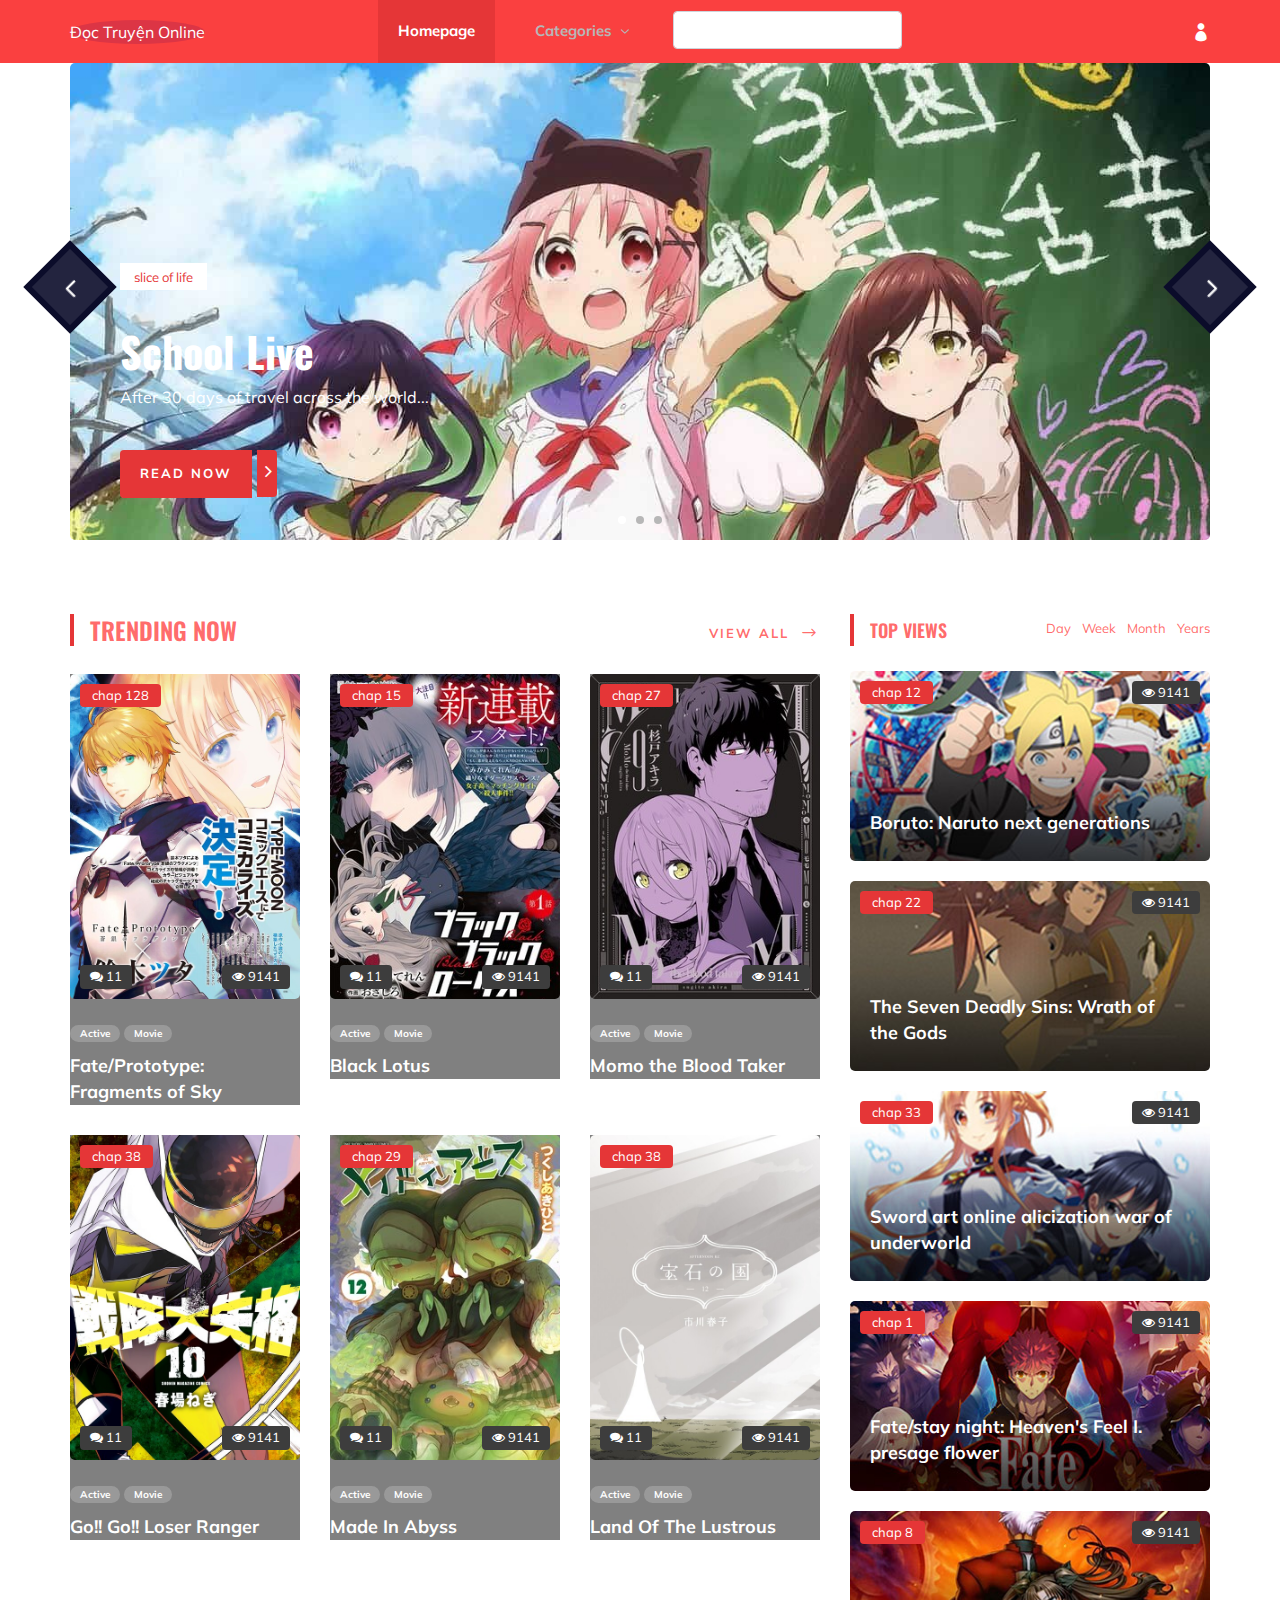
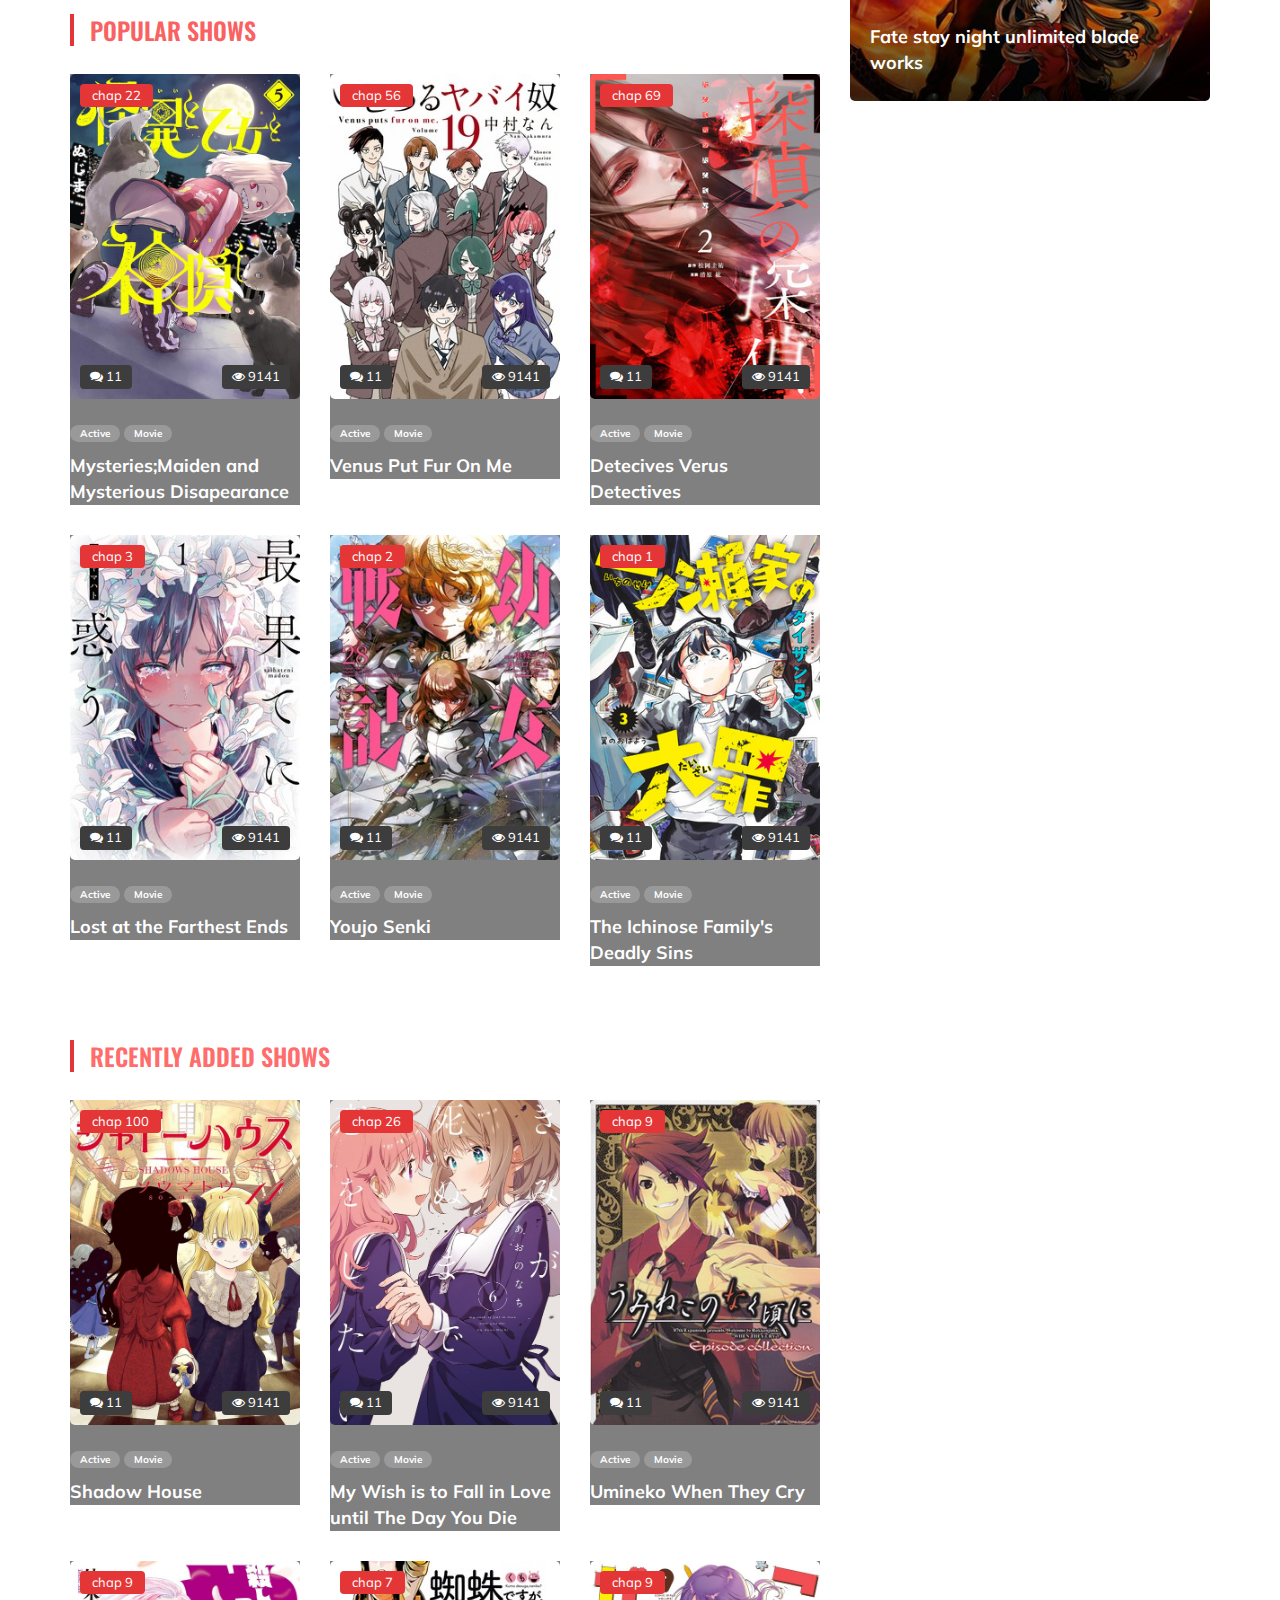
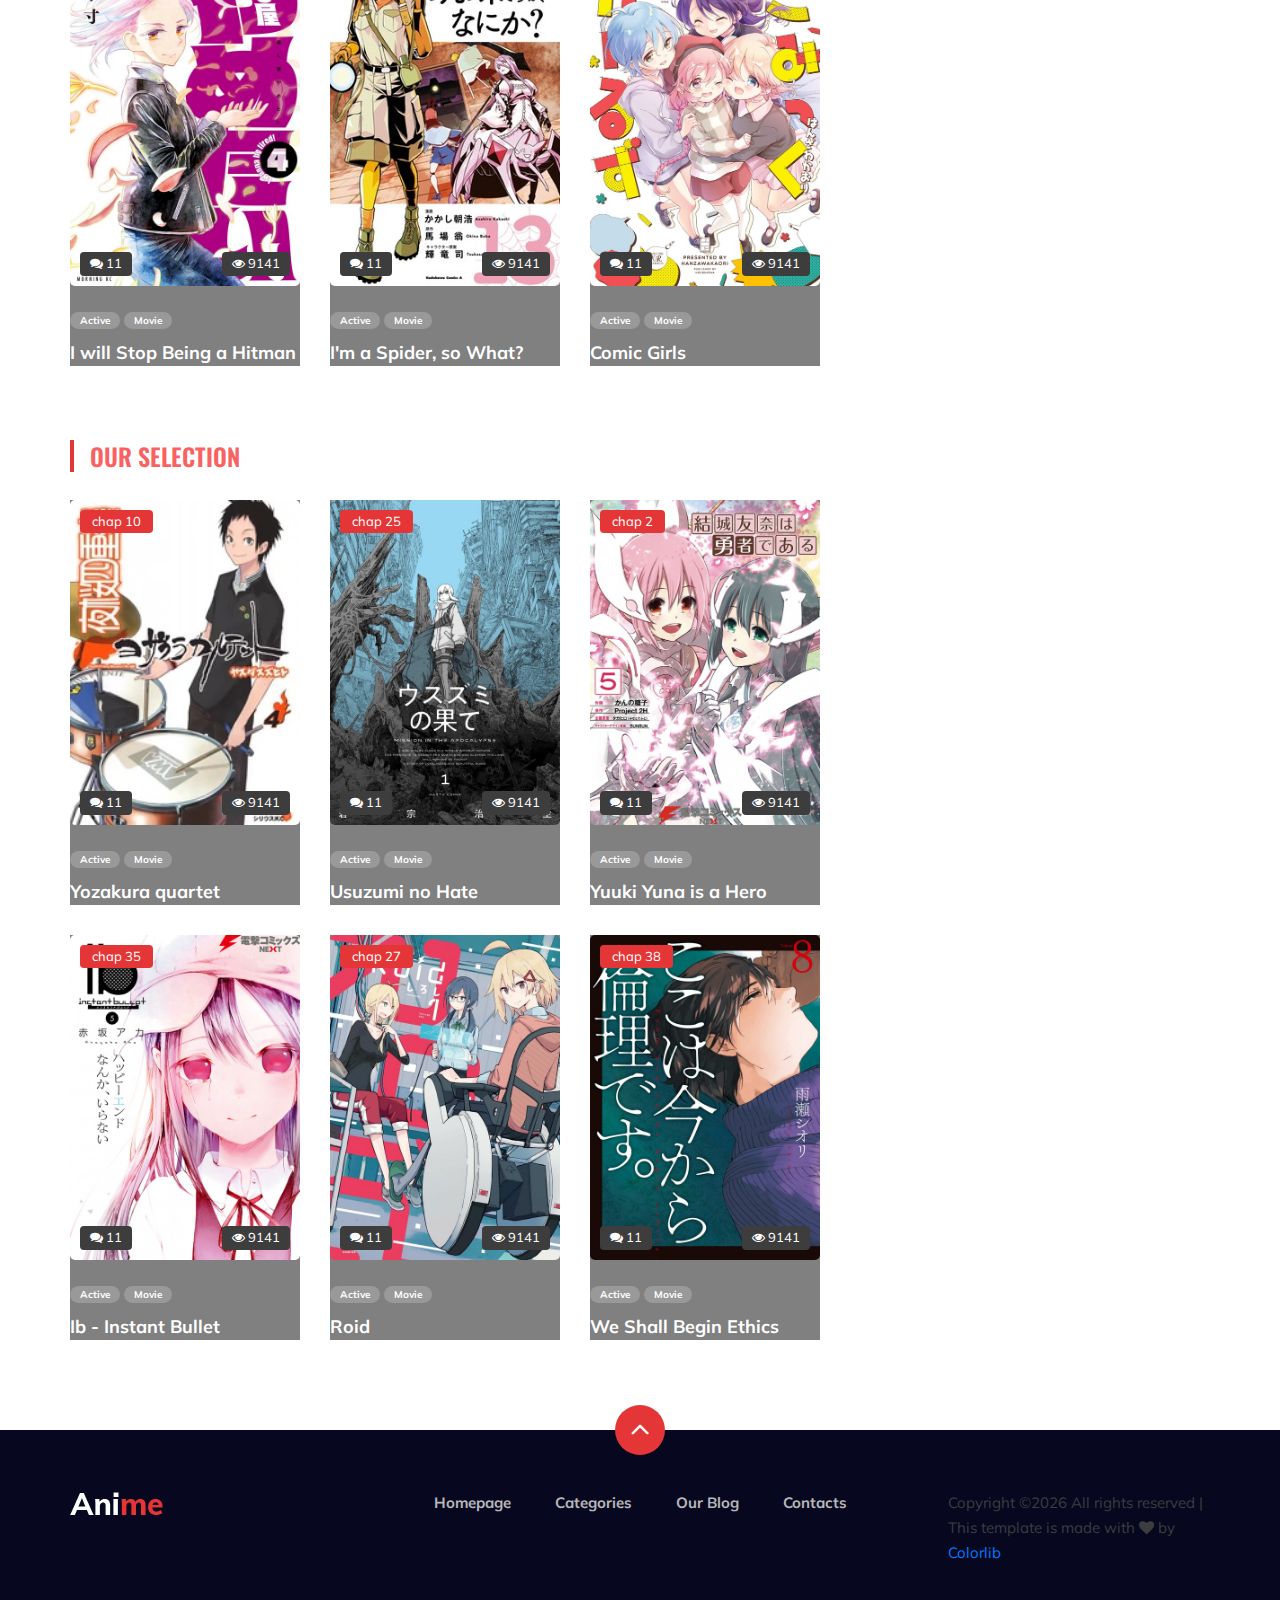
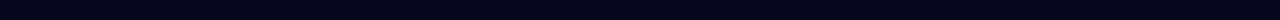
<file: index.html>
<!DOCTYPE html>
<html lang="zxx">

<head>
    <meta charset="UTF-8">
    <meta name="description" content="Anime Template">
    <meta name="keywords" content="Anime, unica, creative, html">
    <meta name="viewport" content="width=device-width, initial-scale=1.0">
    <meta http-equiv="X-UA-Compatible" content="ie=edge">
    <title>Anime | Template</title>

    <!-- Google Font -->
    <link href="https://fonts.googleapis.com/css2?family=Oswald:wght@300;400;500;600;700&display=swap" rel="stylesheet">
    <link href="https://fonts.googleapis.com/css2?family=Mulish:wght@300;400;500;600;700;800;900&display=swap"
    rel="stylesheet">

    <!-- Css Styles -->
    <link rel="stylesheet" href="css/bootstrap.min.css" type="text/css">
    <link rel="stylesheet" href="css/font-awesome.min.css" type="text/css">
    <link rel="stylesheet" href="css/elegant-icons.css" type="text/css">
    <link rel="stylesheet" href="css/plyr.css" type="text/css">
    <link rel="stylesheet" href="css/nice-select.css" type="text/css">
    <link rel="stylesheet" href="css/owl.carousel.min.css" type="text/css">
    <link rel="stylesheet" href="css/slicknav.min.css" type="text/css">
    <link rel="stylesheet" href="css/style.css" type="text/css">
</head>

<body>
    <!-- Page Preloder -->
    <div id="preloder">
        <div class="loader"></div>
    </div>

    <header class="header">
        <div class="container">
            <div class="row">
                <div class="col-lg-2">
                    <div class="header__logo">
                        <a href="./index.html">Đọc Truyện Online</a>
                
                    </div>
                </div>
                <div class="col-lg-8">
                    <div class="header__nav">
                        <nav class="header__menu mobile-menu">
                            <ul>
                                <li class=" active"><a href="./index.html">Homepage</a></li>
                                <li class=""><a href="">Categories <span class="arrow_carrot-down"></span></a>
                                    
                                    <ul class="dropdown">
                                        <a href="./categories.html">Romance</a>
                                        <a href="">Action</a>
                                        <a href="">Psychological</a>
                                        <a href="">Slice of Life</a>
                                        <a href="">Mystery</a>
                                        <a href="">Fantasy</a>
                                        <a href="">Horror</a>
                                        <a href="">Comedy</a>
                                        <a href="">Girl's Love</a>
                                    </ul>
                                
                                </li>
                                <li>
                                    <input class="form-control" type="text">
                                </li>
                            </ul>


                        </nav>
                    </div>
                </div>
                <div class="col-lg-2">
                    <div class="header__right">
                        <a href="#" class="search-switch"></span></a>
                        <a href="./login.html"><span class="icon_profile"></span></a>
                    </div>
                </div>
            </div>
            <div id="mobile-menu-wrap"></div>
        </div>
    </header>
    <!-- Header End -->




    <!-- Hero Section Begin -->
    <section class="hero">
        <div class="container">
            <div class="hero__slider owl-carousel">
                <div class="hero__items set-bg" data-setbg="./image/banner2.jpg">
                    <div class="row">
                        <div class="col-lg-6">
                            <div class="hero__text">
                                <div class="label">slice of life</div>
                                <h2>School Live</h2>
                                <p>After 30 days of travel across the world...</p>
                                <a href="#"><span>Read Now</span> <i class="fa fa-angle-right"></i></a>
                            </div>
                        </div>
                    </div>
                </div>

                <div class="hero__items set-bg" data-setbg="./image/banner3.jpg">
                    <div class="row">
                        <div class="col-lg-6">
                            <div class="hero__text">
                                <div class="label">Action</div>
                                
                                <h2>Mononogatari</h2>
                                <p>After 30 days of travel across the world...</p>
                                <a href="#"><span>Read Now</span> <i class="fa fa-angle-right"></i></a>
                            </div>
                        </div>
                    </div>
                </div>
                <div class="hero__items set-bg" data-setbg="./image/banner.webp">
                    <div class="row">
                        <div class="col-lg-6">
                            <div class="hero__text">
                                <div class="label">Romance</div>
                                <h2>Tonkika Kawaii</h2>
                                <p>After 30 days of travel across the world...</p>
                                <a href="#"><span>Read Now</span> <i class="fa fa-angle-right"></i></a>
                            </div>
                        </div>
                    </div>
                </div>
            </div>
        </div>
    </section>
    <!-- Hero Section End -->





    <!-- Product Section Begin -->
    <section class="product spad">
        <div class="container">
            <div class="row">
                <div class="col-lg-8">
                    <div class="trending__product">
                        <div class="row">
                            <div class="col-lg-8 col-md-8 col-sm-8">
                                <div class="section-title">
                                    <h4 style="color: rgba(255, 75, 75, 0.822);">Trending Now</h4>
                                </div>
                            </div>
                            <div class="col-lg-4 col-md-4 col-sm-4">
                                <div class="btn__all">
                                    <a href="#" class="primary-btn"style="color: rgba(255, 75, 75, 0.822);">View All <span class="arrow_right"></span></a>
                                </div>
                            </div>
                        </div>

                        <div class="row">
                            <div class="col-lg-4 col-md-6 col-sm-6">
                                <div class="product__item">
                                    <div class="product__item__pic set-bg" data-setbg="/image/c2d43f1e-1fad-4dbf-9aa5-e216a33fdac3.jpg.512.jpg">
                                        <div class="ep">chap 128</div>
                                        <div class="comment"><i class="fa fa-comments"></i> 11</div>
                                        <div class="view"><i class="fa fa-eye"></i> 9141</div>
                                
                                    </div>
                                    <div class="product__item__text">
                                        <ul>
                                            <li>Active</li>
                                            <li>Movie</li>
                                        </ul>
                                        <h5><a href="./anime-details.html">Fate/Prototype: Fragments of Sky</a></h5>
                                        
                                    </div>
                                </div>
                            </div>
                            <div class="col-lg-4 col-md-6 col-sm-6">
                                <div class="product__item">
                                    <div class="product__item__pic set-bg" data-setbg="./image/black_black_lotus.jpg">
                                        <div class="ep">chap 15</div>
                                        <div class="comment"><i class="fa fa-comments"></i> 11</div>
                                        <div class="view"><i class="fa fa-eye"></i> 9141</div>
                                        
                                    </div>
                                    <div class="product__item__text">
                                        <ul>
                                            <li>Active</li>
                                            <li>Movie</li>
                                        </ul>
                                        <h5><a href="#">Black Lotus</a></h5>
                                    </div>
                                </div>
                            </div>
                            <div class="col-lg-4 col-md-6 col-sm-6">
                                <div class="product__item">
                                    <div class="product__item__pic set-bg" data-setbg="./image/momo.jpg">
                                        <div class="ep">chap 27</div>
                                        <div class="comment"><i class="fa fa-comments"></i> 11</div>
                                        <div class="view"><i class="fa fa-eye"></i> 9141</div>
                        
                                    </div>
                                    <div class="product__item__text">
                                        <ul>
                                            <li>Active</li>
                                            <li>Movie</li>
                                        </ul>
                                        <h5><a href="#">Momo the Blood Taker</a></h5>
                                    </div>
                                </div>
                            </div>
                            <div class="col-lg-4 col-md-6 col-sm-6">
                                <div class="product__item">
                                    <div class="product__item__pic set-bg" data-setbg="/image/Go_go_loser_ranger.jpg">
                                        <div class="ep">chap 38</div>
                                        <div class="comment"><i class="fa fa-comments"></i> 11</div>
                                        <div class="view"><i class="fa fa-eye"></i> 9141</div>
                                       
                                    </div>
                                    <div class="product__item__text">
                                        <ul>
                                            <li>Active</li>
                                            <li>Movie</li>
                                        </ul>
                                        <h5><a href="#">Go!! Go!! Loser Ranger</a></h5>
                                    </div>
                                </div>
                            </div>
                            <div class="col-lg-4 col-md-6 col-sm-6">
                                <div class="product__item">
                                    <div class="product__item__pic set-bg" data-setbg="/image/made_in_abyss.jpg">
                                        <div class="ep">chap 29</div>
                                        <div class="comment"><i class="fa fa-comments"></i> 11</div>
                                        <div class="view"><i class="fa fa-eye"></i> 9141</div>
                                        
                                    </div>
                                    <div class="product__item__text">
                                        <ul>
                                            <li>Active</li>
                                            <li>Movie</li>
                                        </ul>
                                        <h5><a href="#">Made In Abyss</a></h5>
                                    </div>
                                </div>
                            </div>
                            <div class="col-lg-4 col-md-6 col-sm-6">
                                <div class="product__item">
                                    <div class="product__item__pic set-bg" data-setbg="./image/land_of_the_lustrous.jpg">
                                        <div class="ep">chap 38</div>
                                        <div class="comment"><i class="fa fa-comments"></i> 11</div>
                                        <div class="view"><i class="fa fa-eye"></i> 9141</div>
                                        
                                    </div>
                                    <div class="product__item__text">
                                        <ul>
                                            <li>Active</li>
                                            <li>Movie</li>
                                        </ul>   
                                        <h5><a href="#">Land Of The Lustrous</a></h5>
                                    </div>
                                </div>
                            </div>
                        </div>
                    </div>
                    <div class="popular__product">
                        <div class="row">
                            <div class="col-lg-8 col-md-8 col-sm-8">
                                <div class="section-title">
                                    <h4>Popular Shows</h4>
                                </div>
                            </div>
                            <div class="col-lg-4 col-md-4 col-sm-4">
                                <div class="btn__all">
                                    <a href="#" class="primary-btn">View All <span class="arrow_right"></span></a>
                                </div>
                            </div>
                        </div>
                        <div class="row">
                            <div class="col-lg-4 col-md-6 col-sm-6">
                                <div class="product__item">
                                    <div class="product__item__pic set-bg" data-setbg="./image/mysteries_maiden_and_mysterious_disapearance.jpg">
                                        <div class="ep">chap 22</div>
                                        <div class="comment"><i class="fa fa-comments"></i> 11</div>
                                        <div class="view"><i class="fa fa-eye"></i> 9141</div>
                                        
                                    </div>  
                                    <div class="product__item__text">
                                        <ul>
                                            <li>Active</li>
                                            <li>Movie</li>
                                        </ul>
                                        <h5><a href="#">Mysteries;Maiden and Mysterious Disapearance</a></h5>
                                    </div>
                                </div>
                            </div>
                            <div class="col-lg-4 col-md-6 col-sm-6">
                                <div class="product__item">
                                    <div class="product__item__pic set-bg" data-setbg="./image/venus.jpg">
                                        <div class="ep">chap 56</div>
                                        <div class="comment"><i class="fa fa-comments"></i> 11</div>
                                        <div class="view"><i class="fa fa-eye"></i> 9141</div>
                                    </div>
                                    <div class="product__item__text">
                                        <ul>
                                            <li>Active</li>
                                            <li>Movie</li>
                                        </ul>
                                        <h5><a href="#">Venus Put Fur On Me </a></h5>
                                    </div>
                                </div>
                            </div>
                            <div class="col-lg-4 col-md-6 col-sm-6">
                                <div class="product__item">
                                    <div class="product__item__pic set-bg" data-setbg="./image/tantei.jpg">
                                        <div class="ep">chap 69</div>
                                        <div class="comment"><i class="fa fa-comments"></i> 11</div>
                                        <div class="view"><i class="fa fa-eye"></i> 9141</div>
                                    </div>
                                    <div class="product__item__text">
                                        <ul>
                                            <li>Active</li>
                                            <li>Movie</li>
                                        </ul>
                                        <h5><a href="#">Detecives Verus Detectives</a></h5>
                                    </div>
                                </div>
                            </div>
                            <div class="col-lg-4 col-md-6 col-sm-6">
                                <div class="product__item">
                                    <div class="product__item__pic set-bg" data-setbg="./image/saihate.jpg">
                                        <div class="ep">chap 3</div>
                                        <div class="comment"><i class="fa fa-comments"></i> 11</div>
                                        <div class="view"><i class="fa fa-eye"></i> 9141</div>
                                    </div>
                                    <div class="product__item__text">
                                        <ul>
                                            <li>Active</li>
                                            <li>Movie</li>
                                        </ul>
                                        <h5><a href="#">Lost at the Farthest Ends</a></h5>
                                    </div>
                                </div>
                            </div>
                            <div class="col-lg-4 col-md-6 col-sm-6">
                                <div class="product__item">
                                    <div class="product__item__pic set-bg" data-setbg="./image/youjo_senki.jpg">
                                        <div class="ep">chap 2</div>
                                        <div class="comment"><i class="fa fa-comments"></i> 11</div>
                                        <div class="view"><i class="fa fa-eye"></i> 9141</div>
                                    </div>
                                    <div class="product__item__text">
                                        <ul>
                                            <li>Active</li>
                                            <li>Movie</li>
                                        </ul>
                                        <h5><a href="#">Youjo Senki</a></h5>
                                    </div>
                                </div>
                            </div>
                            <div class="col-lg-4 col-md-6 col-sm-6">
                                <div class="product__item">
                                    <div class="product__item__pic set-bg" data-setbg="./image/ichinose_ke.jpg">
                                        <div class="ep">chap 1</div>
                                        <div class="comment"><i class="fa fa-comments"></i> 11</div>
                                        <div class="view"><i class="fa fa-eye"></i> 9141</div>
                                    </div>
                                    <div class="product__item__text">
                                        <ul>
                                            <li>Active</li>
                                            <li>Movie</li>
                                        </ul>
                                        <h5><a href="#">The Ichinose Family's Deadly Sins</a></h5>
                                    </div>
                                </div>
                            </div>
                        </div>
                    </div>
                    <div class="recent__product">
                        <div class="row">
                            <div class="col-lg-8 col-md-8 col-sm-8">
                                <div class="section-title">
                                    <h4 style="color: rgba(255, 75, 75, 0.822);">Recently Added Shows</h4>
                                </div>
                            </div>
                            <div class="col-lg-4 col-md-4 col-sm-4">
                                <div class="btn__all">
                                    <a href="#" class="primary-btn">View All <span class="arrow_right"></span></a>
                                </div>
                            </div>
                        </div>
                        <div class="row">
                            <div class="col-lg-4 col-md-6 col-sm-6">
                                <div class="product__item">
                                    <div class="product__item__pic set-bg" data-setbg="./image/shadow_house.jpg">
                                        <div class="ep">chap 100</div>
                                        <div class="comment"><i class="fa fa-comments"></i> 11</div>
                                        <div class="view"><i class="fa fa-eye"></i> 9141</div>
                                    </div>
                                    <div class="product__item__text">
                                        <ul>
                                            <li>Active</li>
                                            <li>Movie</li>
                                        </ul>
                                        <h5><a href="#">Shadow House</a></h5>
                                    </div>
                                </div>
                            </div>
                            <div class="col-lg-4 col-md-6 col-sm-6">
                                <div class="product__item">
                                    <div class="product__item__pic set-bg" data-setbg="./image/wishf.jpg">
                                        <div class="ep">chap 26</div>
                                        <div class="comment"><i class="fa fa-comments"></i> 11</div>
                                        <div class="view"><i class="fa fa-eye"></i> 9141</div>
                                    </div>
                                    <div class="product__item__text">
                                        <ul>
                                            <li>Active</li>
                                            <li>Movie</li>
                                        </ul>
                                        <h5><a href="#">My Wish is to Fall in Love until The Day You Die</a></h5>
                                    </div>
                                </div>
                            </div>
                            <div class="col-lg-4 col-md-6 col-sm-6">
                                <div class="product__item">
                                    <div class="product__item__pic set-bg" data-setbg="./image/umineko.jpg">
                                        <div class="ep">chap 9</div>
                                        <div class="comment"><i class="fa fa-comments"></i> 11</div>
                                        <div class="view"><i class="fa fa-eye"></i> 9141</div>
                                    </div>
                                    <div class="product__item__text">
                                        <ul>
                                            <li>Active</li>
                                            <li>Movie</li>
                                        </ul>
                                        <h5><a href="#">Umineko When They Cry</a></h5>
                                    </div>
                                </div>
                            </div>
                            <div class="col-lg-4 col-md-6 col-sm-6">
                                <div class="product__item">
                                    <div class="product__item__pic set-bg" data-setbg="./image/hitman.jpg">
                                        <div class="ep">chap 9</div>
                                        <div class="comment"><i class="fa fa-comments"></i> 11</div>
                                        <div class="view"><i class="fa fa-eye"></i> 9141</div>
                                    </div>
                                    <div class="product__item__text">
                                        <ul>
                                            <li>Active</li>
                                            <li>Movie</li>
                                        </ul>
                                        <h5><a href="#">I will Stop Being a Hitman</a></h5>
                                    </div>
                                </div>
                            </div>
                            <div class="col-lg-4 col-md-6 col-sm-6">
                                <div class="product__item">
                                    <div class="product__item__pic set-bg" data-setbg="./image/spider.jpg">
                                        <div class="ep">chap 7</div>
                                        <div class="comment"><i class="fa fa-comments"></i> 11</div>
                                        <div class="view"><i class="fa fa-eye"></i> 9141</div>
                                    </div>
                                    <div class="product__item__text">
                                        <ul>
                                            <li>Active</li>
                                            <li>Movie</li>
                                        </ul>
                                        <h5><a href="#">I'm a Spider, so What?</a></h5>
                                    </div>
                                </div>
                            </div>
                            <div class="col-lg-4 col-md-6 col-sm-6">
                                <div class="product__item">
                                    <div class="product__item__pic set-bg" data-setbg="./image/comic.jpg">
                                        <div class="ep">chap 9</div>
                                        <div class="comment"><i class="fa fa-comments"></i> 11</div>
                                        <div class="view"><i class="fa fa-eye"></i> 9141</div>
                                    </div>
                                    <div class="product__item__text">
                                        <ul>
                                            <li>Active</li>
                                            <li>Movie</li>
                                        </ul>
                                        <h5><a href="#">Comic Girls</a></h5>
                                    </div>
                                </div>
                            </div>
                        </div>
                    </div>
                    <div class="live__product">
                        <div class="row">
                            <div class="col-lg-8 col-md-8 col-sm-8">
                                <div class="section-title">
                                    <h4>Our Selection</h4>
                                </div>
                            </div>
                            <div class="col-lg-4 col-md-4 col-sm-4">
                                <div class="btn__all">
                                    <a href="#" class="primary-btn">View All <span class="arrow_right"></span></a>
                                </div>
                            </div>
                        </div>
                        <div class="row">
                            <div class="col-lg-4 col-md-6 col-sm-6">
                                <div class="product__item">
                                    <div class="product__item__pic set-bg" data-setbg="./image/Volume_4.webp">
                                        <div class="ep">chap 10</div>
                                        <div class="comment"><i class="fa fa-comments"></i> 11</div>
                                        <div class="view"><i class="fa fa-eye"></i> 9141</div>
                                    </div>
                                    <div class="product__item__text">
                                        <ul>
                                            <li>Active</li>
                                            <li>Movie</li>
                                        </ul>
                                        <h5><a href="#">Yozakura quartet</a></h5>
                                    </div>
                                </div>
                            </div>
                            <div class="col-lg-4 col-md-6 col-sm-6">
                                <div class="product__item">
                                    <div class="product__item__pic set-bg" data-setbg="./image/pa.jpg">
                                        <div class="ep">chap 25</div>
                                        <div class="comment"><i class="fa fa-comments"></i> 11</div>
                                        <div class="view"><i class="fa fa-eye"></i> 9141</div>
                                    </div>
                                    <div class="product__item__text">
                                        <ul>
                                            <li>Active</li>
                                            <li>Movie</li>
                                        </ul>
                                        <h5><a href="#">Usuzumi no Hate
                                                                    </a></h5>
                                    </div>
                                </div>
                            </div>
                            <div class="col-lg-4 col-md-6 col-sm-6">
                                <div class="product__item">
                                    <div class="product__item__pic set-bg" data-setbg="./image/hero.jpg">
                                        <div class="ep">chap 2</div>
                                        <div class="comment"><i class="fa fa-comments"></i> 11</div>
                                        <div class="view"><i class="fa fa-eye"></i> 9141</div>
                                    </div>
                                    <div class="product__item__text"    >
                                        <ul>
                                            <li>Active</li>
                                            <li>Movie</li>
                                        </ul>
                                        <h5><a href="#">Yuuki Yuna is a Hero</a></h5>
                                    </div>
                                </div>
                            </div>
                            <div class="col-lg-4 col-md-6 col-sm-6">
                                <div class="product__item">
                                    <div class="product__item__pic set-bg" data-setbg="./image/ib.jpg">
                                        <div class="ep">chap 35</div>
                                        <div class="comment"><i class="fa fa-comments"></i> 11</div>
                                        <div class="view"><i class="fa fa-eye"></i> 9141</div>
                                    </div>
                                    <div class="product__item__text">
                                        <ul>
                                            <li>Active</li>
                                            <li>Movie</li>
                                        </ul>
                                        <h5><a href="#">Ib - Instant Bullet </a></h5>
                                    </div>
                                </div>
                            </div>
                            <div class="col-lg-4 col-md-6 col-sm-6">
                                <div class="product__item">
                                    <div class="product__item__pic set-bg" data-setbg="./image/roid.jpg">
                                        <div class="ep">chap 27</div>
                                        <div class="comment"><i class="fa fa-comments"></i> 11</div>
                                        <div class="view"><i class="fa fa-eye"></i> 9141</div>
                                    </div>
                                    <div class="product__item__text">
                                        <ul>
                                            <li>Active</li>
                                            <li>Movie</li>
                                        </ul>
                                        <h5><a href="#">Roid</a></h5>
                                    </div>
                                </div>
                            </div>
                            <div class="col-lg-4 col-md-6 col-sm-6">
                                <div class="product__item">
                                    <div class="product__item__pic set-bg" data-setbg="./image/ethics.jpg">
                                        <div class="ep">chap 38</div>
                                        <div class="comment"><i class="fa fa-comments"></i> 11</div>
                                        <div class="view"><i class="fa fa-eye"></i> 9141</div>
                                    </div>
                                    <div class="product__item__text">
                                        <ul>
                                            <li>Active</li>
                                            <li>Movie</li>
                                        </ul>
                                        <h5><a href="#">We Shall Begin Ethics </a></h5>
                                    </div>
                                </div>
                            </div>
                        </div>
                    </div>
                </div>
                <div class="col-lg-4 col-md-6 col-sm-8">
                    <div class="product__sidebar">
                        <div class="product__sidebar__view">
                            <div class="section-title">
                                <h5 style="color: rgba(255, 75, 75, 0.822);">Top Views</h5>
                            </div>
                            <ul class="filter__controls">
                                <li class="active" data-filter="*" style="color: rgba(255, 75, 75, 0.822);">Day</li>
                                <li data-filter=".week" style="color: rgba(255, 75, 75, 0.822);">Week</li>
                                <li data-filter=".month" style="color: rgba(255, 75, 75, 0.822);">Month</li>
                                <li data-filter=".years" style="color: rgba(255, 75, 75, 0.822);"  >Years</li>
                            </ul>




                            <div class="filter__gallery">
                                <div class="product__sidebar__view__item set-bg mix day years"
                                data-setbg="img/sidebar/tv-1.jpg">
                                <div class="ep">chap 12</div>
                                <div class="view"><i class="fa fa-eye"></i> 9141</div>
                                <h5><a href="#">Boruto: Naruto next generations</a></h5>
                            </div>
                            <div class="product__sidebar__view__item set-bg mix month week"
                            data-setbg="img/sidebar/tv-2.jpg">
                            <div class="ep">chap 22</div>
                            <div class="view"><i class="fa fa-eye"></i> 9141</div>
                            <h5><a href="#">The Seven Deadly Sins: Wrath of the Gods</a></h5>
                        </div>
                        <div class="product__sidebar__view__item set-bg mix week years"
                        data-setbg="img/sidebar/tv-3.jpg">
                        <div class="ep">chap 33</div>
                        <div class="view"><i class="fa fa-eye"></i> 9141</div>
                        <h5><a href="#">Sword art online alicization war of underworld</a></h5>
                    </div>
                    <div class="product__sidebar__view__item set-bg mix years month"
                    data-setbg="img/sidebar/tv-4.jpg">
                    <div class="ep">chap 1</div>
                    <div class="view"><i class="fa fa-eye"></i> 9141</div>
                    <h5><a href="#">Fate/stay night: Heaven's Feel I. presage flower</a></h5>
                </div>
                <div class="product__sidebar__view__item set-bg mix day"
                data-setbg="img/sidebar/tv-5.jpg">
                <div class="ep">chap 8</div>
                <div class="view"><i class="fa fa-eye"></i> 9141</div>
                <h5><a href="#">Fate stay night unlimited blade works</a></h5>
            </div>
        </div>
    </div>

   
</div>
</div>
</div>
</div>
</section>
<!-- Product Section End -->

<!-- Footer Section Begin -->
<footer class="footer">
    <div class="page-up">
        <a href="#" id="scrollToTopButton"><span class="arrow_carrot-up"></span></a>
    </div>
    <div class="container">
        <div class="row">
            <div class="col-lg-3">
                <div class="footer__logo">
                    <a href="./index.html"><img src="img/logo.png" alt=""></a>
                </div>
            </div>
            <div class="col-lg-6">
                <div class="footer__nav">
                    <ul>
                        <li class="active"><a href="./index.html">Homepage</a></li>
                        <li><a href="./categories.html">Categories</a></li>
                        <li><a href="./blog.html">Our Blog</a></li>
                        <li><a href="#">Contacts</a></li>
                    </ul>
                </div>
            </div>
            <div class="col-lg-3">
                <p><!-- Link back to Colorlib can't be removed. Template is licensed under CC BY 3.0. -->
                  Copyright &copy;<script>document.write(new Date().getFullYear());</script> All rights reserved | This template is made with <i class="fa fa-heart" aria-hidden="true"></i> by <a href="https://colorlib.com" target="_blank">Colorlib</a>
                  <!-- Link back to Colorlib can't be removed. Template is licensed under CC BY 3.0. --></p>

              </div>
          </div>
      </div>
  </footer>
  <!-- Footer Section End -->

  <!-- Search model Begin -->
  <div class="search-model">
    <div class="h-100 d-flex align-items-center justify-content-center">
        <div class="search-close-switch"><i class="icon_close"></i></div>
        <form class="search-model-form">
            <input type="text" id="search-input" placeholder="Search here.....">
        </form>
    </div>
</div>
<!-- Search model end -->

<!-- Js Plugins -->
<script src="js/jquery-3.3.1.min.js"></script>
<script src="js/bootstrap.min.js"></script>
<script src="js/player.js"></script>
<script src="js/jquery.nice-select.min.js"></script>
<script src="js/mixitup.min.js"></script>
<script src="js/jquery.slicknav.js"></script>
<script src="js/owl.carousel.min.js"></script>
<script src="js/main.js"></script>


</body>

</html>
</file>
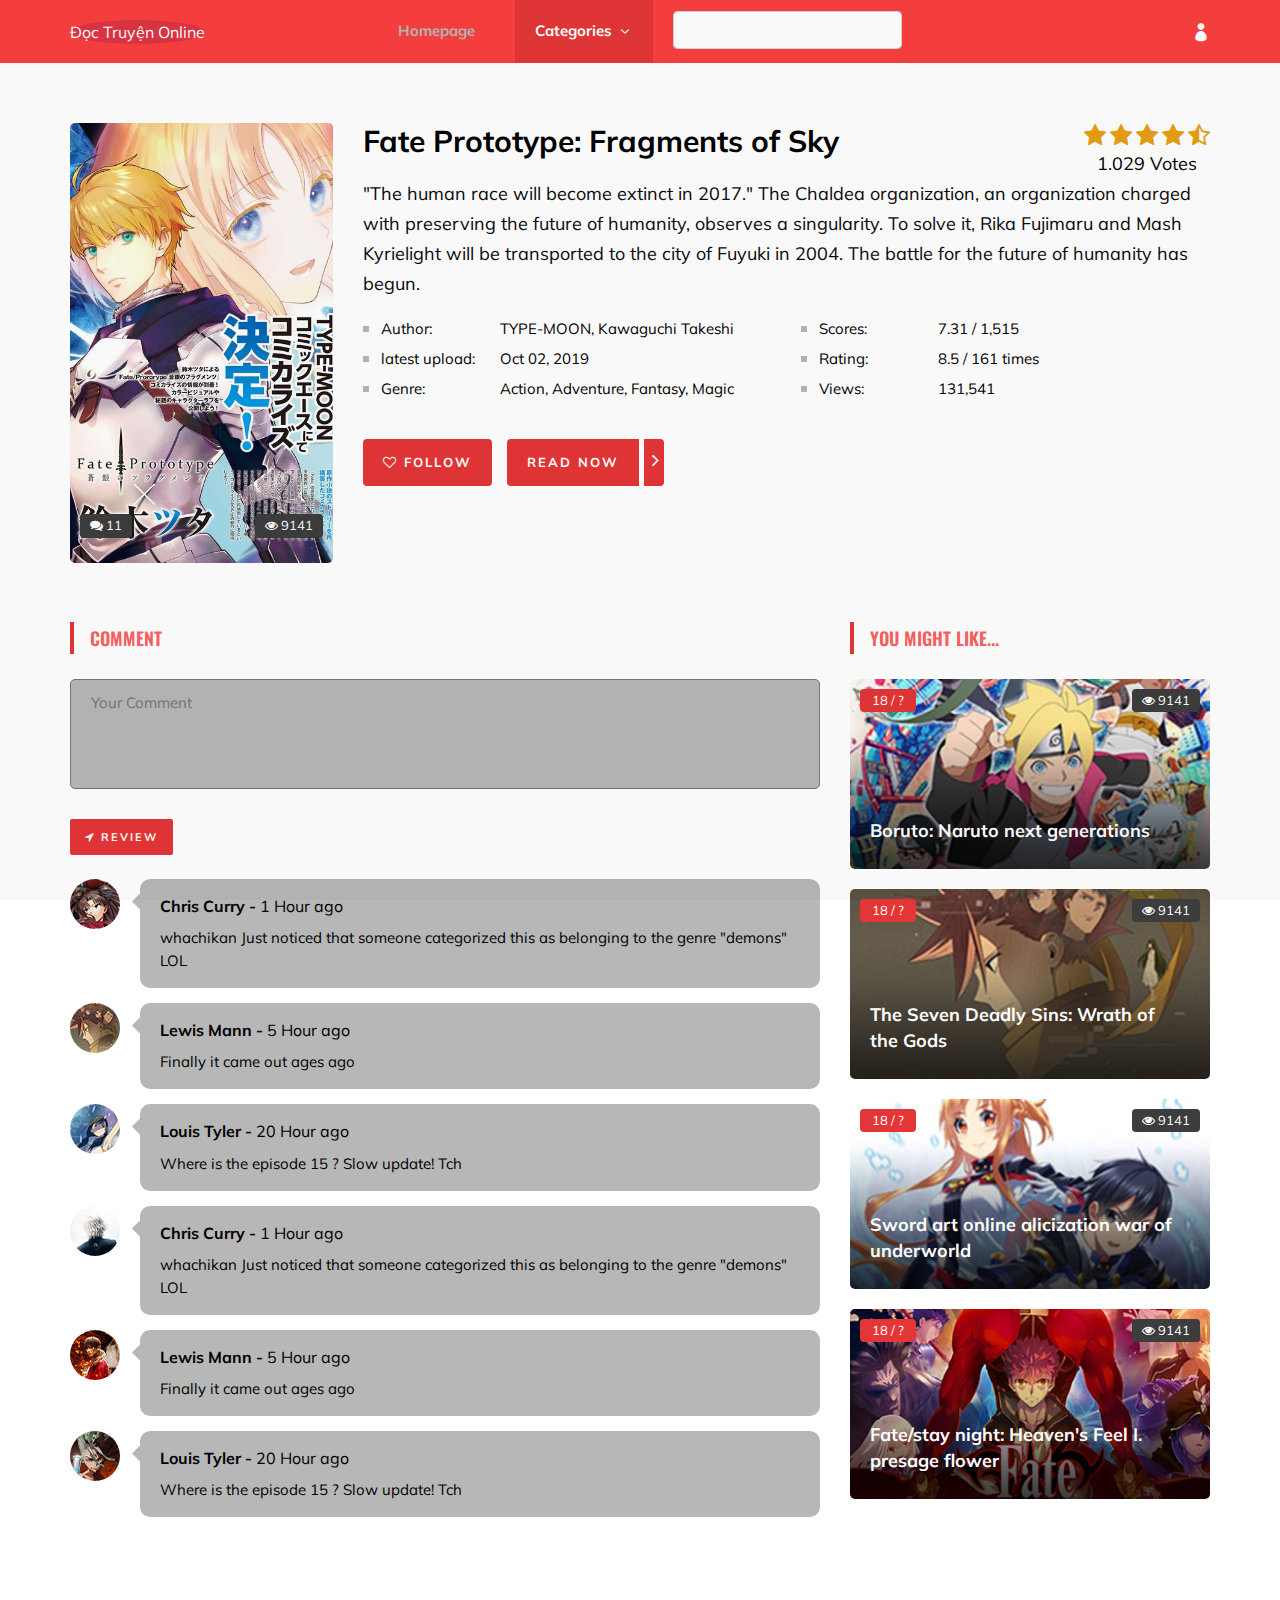
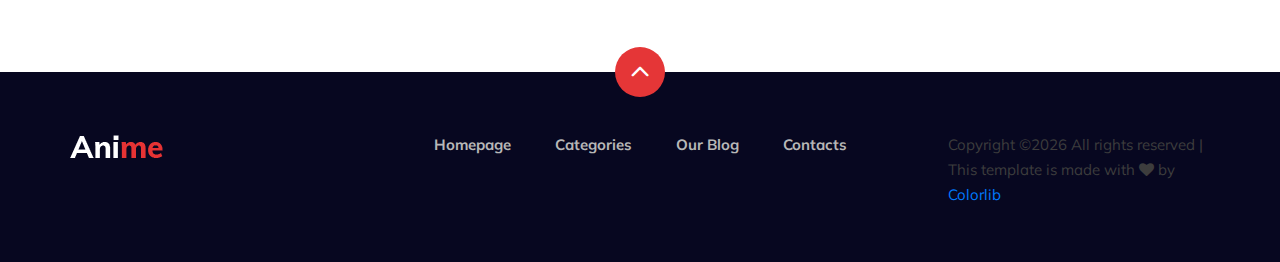
<file: anime-details.html>
<!DOCTYPE html>
<html lang="zxx">

<head>
    <meta charset="UTF-8">
    <meta name="description" content="Anime Template">
    <meta name="keywords" content="Anime, unica, creative, html">
    <meta name="viewport" content="width=device-width, initial-scale=1.0">
    <meta http-equiv="X-UA-Compatible" content="ie=edge">
    <title>Anime | Template</title>

    <!-- Google Font -->
    <link href="https://fonts.googleapis.com/css2?family=Oswald:wght@300;400;500;600;700&display=swap" rel="stylesheet">
    <link href="https://fonts.googleapis.com/css2?family=Mulish:wght@300;400;500;600;700;800;900&display=swap"
    rel="stylesheet">

    <!-- Css Styles -->
    <link rel="stylesheet" href="css/bootstrap.min.css" type="text/css">
    <link rel="stylesheet" href="css/font-awesome.min.css" type="text/css">
    <link rel="stylesheet" href="css/elegant-icons.css" type="text/css">
    <link rel="stylesheet" href="css/plyr.css" type="text/css">
    <link rel="stylesheet" href="css/nice-select.css" type="text/css">
    <link rel="stylesheet" href="css/owl.carousel.min.css" type="text/css">
    <link rel="stylesheet" href="css/slicknav.min.css" type="text/css">
    <link rel="stylesheet" href="css/style.css" type="text/css">
</head>

<body>
    <!-- Page Preloder -->
    <div id="preloder">
        <div class="loader"></div>
    </div>

    <header class="header">
        <div class="container">
            <div class="row">
                <div class="col-lg-2">
                    <div class="header__logo">
                        <a href="./index.html">Đọc Truyện Online</a>
                
                    </div>
                </div>
                <div class="col-lg-8">
                    <div class="header__nav">
                        <nav class="header__menu mobile-menu">
                            <ul>
                                <li class=" "><a href="./index.html">Homepage</a></li>
                                <li class="active"><a href="">Categories <span class="arrow_carrot-down"></span></a>
                                    
                                    <ul class="dropdown">
                                        <a href="./categories.html">Romance</a>
                                        <a href="">Action</a>
                                        <a href="">Psychological</a>
                                        <a href="">Slice of Life</a>
                                        <a href="">Mystery</a>
                                        <a href="">Fantasy</a>
                                        <a href="">Horror</a>
                                        <a href="">Comedy</a>
                                        <a href="">Girl's Love</a>
                                    </ul>
                                
                                </li>
                                <li>
                                    <input class="form-control" type="text">
                                </li>
                            </ul>


                        </nav>
                    </div>
                </div>
                <div class="col-lg-2">
                    <div class="header__right">
                        <a href="#" class="search-switch"></span></a>
                        <a href="./login.html"><span class="icon_profile"></span></a>
                    </div>
                </div>
            </div>
            <div id="mobile-menu-wrap"></div>
        </div>
    </header>
    <!-- Header End -->

    <!-- Anime Section Begin -->
    <section class="anime-details spad">
        <div class="container">
            <div class="anime__details__content">
                <div class="row">
                    <div class="col-lg-3">
                        <div class="anime__details__pic set-bg" data-setbg="image/c2d43f1e-1fad-4dbf-9aa5-e216a33fdac3.jpg.512.jpg">
                            <div class="comment"><i class="fa fa-comments"></i> 11</div>
                            <div class="view"><i class="fa fa-eye"></i> 9141</div>
                        </div>
                    </div>
                    <div class="col-lg-9">
                        <div class="anime__details__text">
                            <div class="anime__details__title">
                                <h3>Fate Prototype: Fragments of Sky</h3>
                                
                            </div>
                            <div class="anime__details__rating">
                                <div class="rating">
                                    <a href="#"><i class="fa fa-star"></i></a>
                                    <a href="#"><i class="fa fa-star"></i></a>
                                    <a href="#"><i class="fa fa-star"></i></a>
                                    <a href="#"><i class="fa fa-star"></i></a>
                                    <a href="#"><i class="fa fa-star-half-o"></i></a>
                                </div>
                                <span>1.029 Votes</span>
                            </div>
                            <p>"The human race will become extinct in 2017." The Chaldea organization, an organization charged with preserving the future of humanity, observes a singularity. To solve it, Rika Fujimaru and Mash Kyrielight will be transported to the city of Fuyuki in 2004. The battle for the future of humanity has begun.</p>
                            <div class="anime__details__widget">
                                <div class="row">
                                    <div class="col-lg-6 col-md-6">
                                        <ul>
                                            <li><span>Author:</span> TYPE-MOON, Kawaguchi Takeshi</li>
                                            <li><span>latest upload:     </span> Oct 02, 2019 </li>
                                            <li><span>Genre:</span> Action, Adventure, Fantasy, Magic</li>
                                        </ul>
                                    </div>
                                    <div class="col-lg-6 col-md-6">
                                        <ul>
                                            <li><span>Scores:</span> 7.31 / 1,515</li>
                                            <li><span>Rating:</span> 8.5 / 161 times</li>
                                            <li><span>Views:</span> 131,541</li>
                                        </ul>
                                    </div>
                                </div>
                            </div>
                            <div class="anime__details__btn">
                                <a href="#" class="follow-btn"><i class="fa fa-heart-o"></i> Follow</a>
                                <a href="#" class="watch-btn"><span>Read Now</span> <i
                                    class="fa fa-angle-right"></i></a>
                                </div>
                            </div>
                        </div>
                    </div>
                </div>


                
                <div class="row">
                    <div class="col-lg-8 col-md-8">
                        <div class="anime__details__review"> 
                            <div class="anime__details__form">
                                <div class="section-title">
                                    <h5>Comment</h5>
                                </div>
                                <form action="#">
                                    <textarea placeholder="Your Comment"></textarea>
                                    <button type="submit"><i class="fa fa-location-arrow"></i> Review</button>
                                </form>
                            </div>
                            <br>
                            <div class="anime__review__item">
                                <div class="anime__review__item__pic">
                                    <img src="img/anime/review-1.jpg" alt="">
                                </div>
                                <div class="anime__review__item__text">
                                    <h6>Chris Curry - <span>1 Hour ago</span></h6>
                                    <p>whachikan Just noticed that someone categorized this as belonging to the genre
                                    "demons" LOL</p>
                                </div>
                            </div>
                            <div class="anime__review__item">
                                <div class="anime__review__item__pic">
                                    <img src="img/anime/review-2.jpg" alt="">
                                </div>
                                <div class="anime__review__item__text">
                                    <h6>Lewis Mann - <span>5 Hour ago</span></h6>
                                    <p>Finally it came out ages ago</p>
                                </div>
                            </div>
                            <div class="anime__review__item">
                                <div class="anime__review__item__pic">
                                    <img src="img/anime/review-3.jpg" alt="">
                                </div>
                                <div class="anime__review__item__text">
                                    <h6>Louis Tyler - <span>20 Hour ago</span></h6>
                                    <p>Where is the episode 15 ? Slow update! Tch</p>
                                </div>
                            </div>
                            <div class="anime__review__item">
                                <div class="anime__review__item__pic">
                                    <img src="img/anime/review-4.jpg" alt="">
                                </div>
                                <div class="anime__review__item__text">
                                    <h6>Chris Curry - <span>1 Hour ago</span></h6>
                                    <p>whachikan Just noticed that someone categorized this as belonging to the genre
                                    "demons" LOL</p>
                                </div>
                            </div>
                            <div class="anime__review__item">
                                <div class="anime__review__item__pic">
                                    <img src="img/anime/review-5.jpg" alt="">
                                </div>
                                <div class="anime__review__item__text">
                                    <h6>Lewis Mann - <span>5 Hour ago</span></h6>
                                    <p>Finally it came out ages ago</p>
                                </div>
                            </div>
                            <div class="anime__review__item">
                                <div class="anime__review__item__pic">
                                    <img src="img/anime/review-6.jpg" alt="">
                                </div>
                                <div class="anime__review__item__text">
                                    <h6>Louis Tyler - <span>20 Hour ago</span></h6>
                                    <p>Where is the episode 15 ? Slow update! Tch</p>
                                </div>
                            </div>
                        </div>
                        
                    </div>
                    <div class="col-lg-4 col-md-4">
                        <div class="anime__details__sidebar">
                            <div class="section-title">
                                <h5>you might like...</h5>
                            </div>
                            <div class="product__sidebar__view__item set-bg" data-setbg="img/sidebar/tv-1.jpg">
                                <div class="ep">18 / ?</div>
                                <div class="view"><i class="fa fa-eye"></i> 9141</div>
                                <h5><a href="#">Boruto: Naruto next generations</a></h5>
                            </div>
                            <div class="product__sidebar__view__item set-bg" data-setbg="img/sidebar/tv-2.jpg">
                                <div class="ep">18 / ?</div>
                                <div class="view"><i class="fa fa-eye"></i> 9141</div>
                                <h5><a href="#">The Seven Deadly Sins: Wrath of the Gods</a></h5>
                            </div>
                            <div class="product__sidebar__view__item set-bg" data-setbg="img/sidebar/tv-3.jpg">
                                <div class="ep">18 / ?</div>
                                <div class="view"><i class="fa fa-eye"></i> 9141</div>
                                <h5><a href="#">Sword art online alicization war of underworld</a></h5>
                            </div>
                            <div class="product__sidebar__view__item set-bg" data-setbg="img/sidebar/tv-4.jpg">
                                <div class="ep">18 / ?</div>
                                <div class="view"><i class="fa fa-eye"></i> 9141</div>
                                <h5><a href="#">Fate/stay night: Heaven's Feel I. presage flower</a></h5>
                            </div>
                        </div>
                    </div>
                </div>
            </div>
        </section>
        <!-- Anime Section End -->

        <!-- Footer Section Begin -->
        <footer class="footer">
            <div class="page-up">
                <a href="#" id="scrollToTopButton"><span class="arrow_carrot-up"></span></a>
            </div>
            <div class="container">
                <div class="row">
                    <div class="col-lg-3">
                        <div class="footer__logo">
                            <a href="./index.html"><img src="img/logo.png" alt=""></a>
                        </div>
                    </div>
                    <div class="col-lg-6">
                        <div class="footer__nav">
                            <ul>
                                <li class="active"><a href="./index.html">Homepage</a></li>
                                <li><a href="./categories.html">Categories</a></li>
                                <li><a href="./blog.html">Our Blog</a></li>
                                <li><a href="#">Contacts</a></li>
                            </ul>
                        </div>
                    </div>
                    <div class="col-lg-3">
                        <p><!-- Link back to Colorlib can't be removed. Template is licensed under CC BY 3.0. -->
                          Copyright &copy;<script>document.write(new Date().getFullYear());</script> All rights reserved | This template is made with <i class="fa fa-heart" aria-hidden="true"></i> by <a href="https://colorlib.com" target="_blank">Colorlib</a>
                          <!-- Link back to Colorlib can't be removed. Template is licensed under CC BY 3.0. --></p>

                      </div>
                  </div>
              </div>
          </footer>
          <!-- Footer Section End -->

          <!-- Search model Begin -->
          <div class="search-model">
            <div class="h-100 d-flex align-items-center justify-content-center">
                <div class="search-close-switch"><i class="icon_close"></i></div>
                <form class="search-model-form">
                    <input type="text" id="search-input" placeholder="Search here.....">
                </form>
            </div>
        </div>
        <!-- Search model end -->

        <!-- Js Plugins -->
        <script src="js/jquery-3.3.1.min.js"></script>
        <script src="js/bootstrap.min.js"></script>
        <script src="js/player.js"></script>
        <script src="js/jquery.nice-select.min.js"></script>
        <script src="js/mixitup.min.js"></script>
        <script src="js/jquery.slicknav.js"></script>
        <script src="js/owl.carousel.min.js"></script>
        <script src="js/main.js"></script>

    </body>

    </html>
</file>
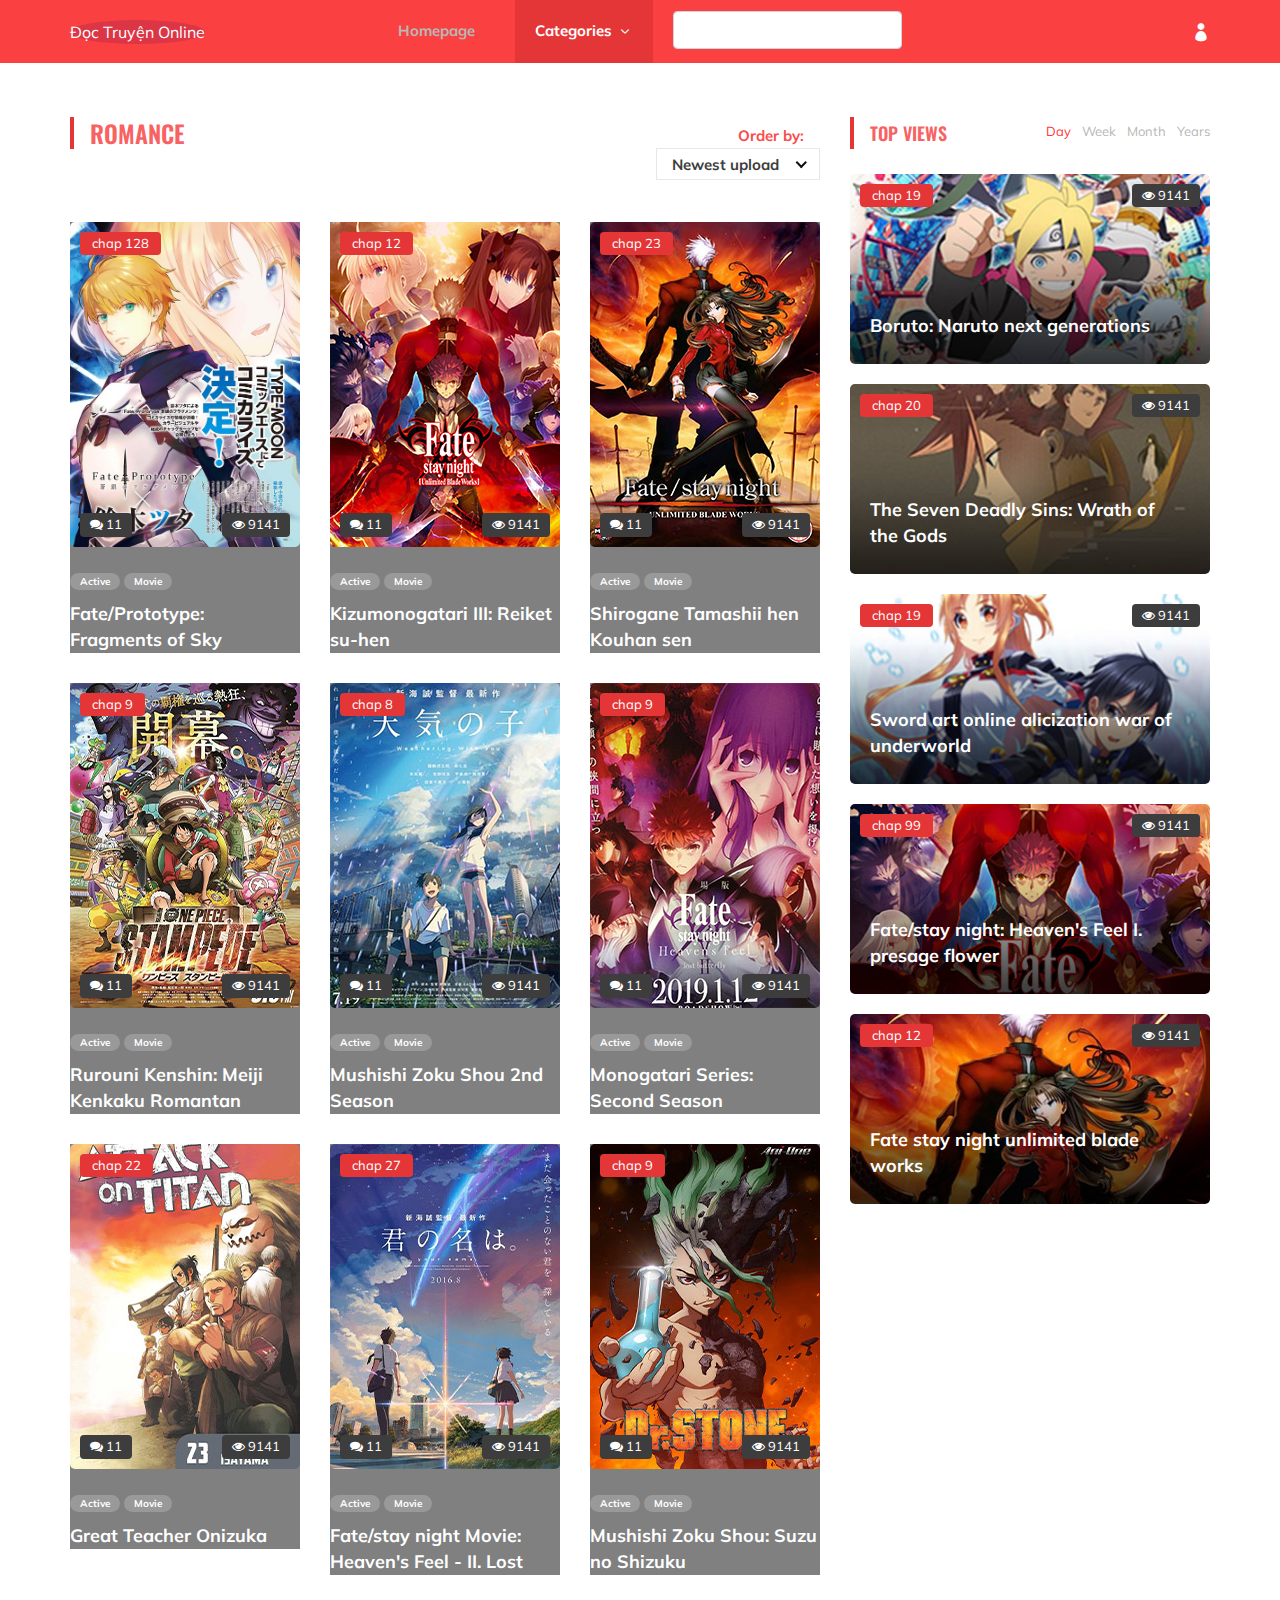
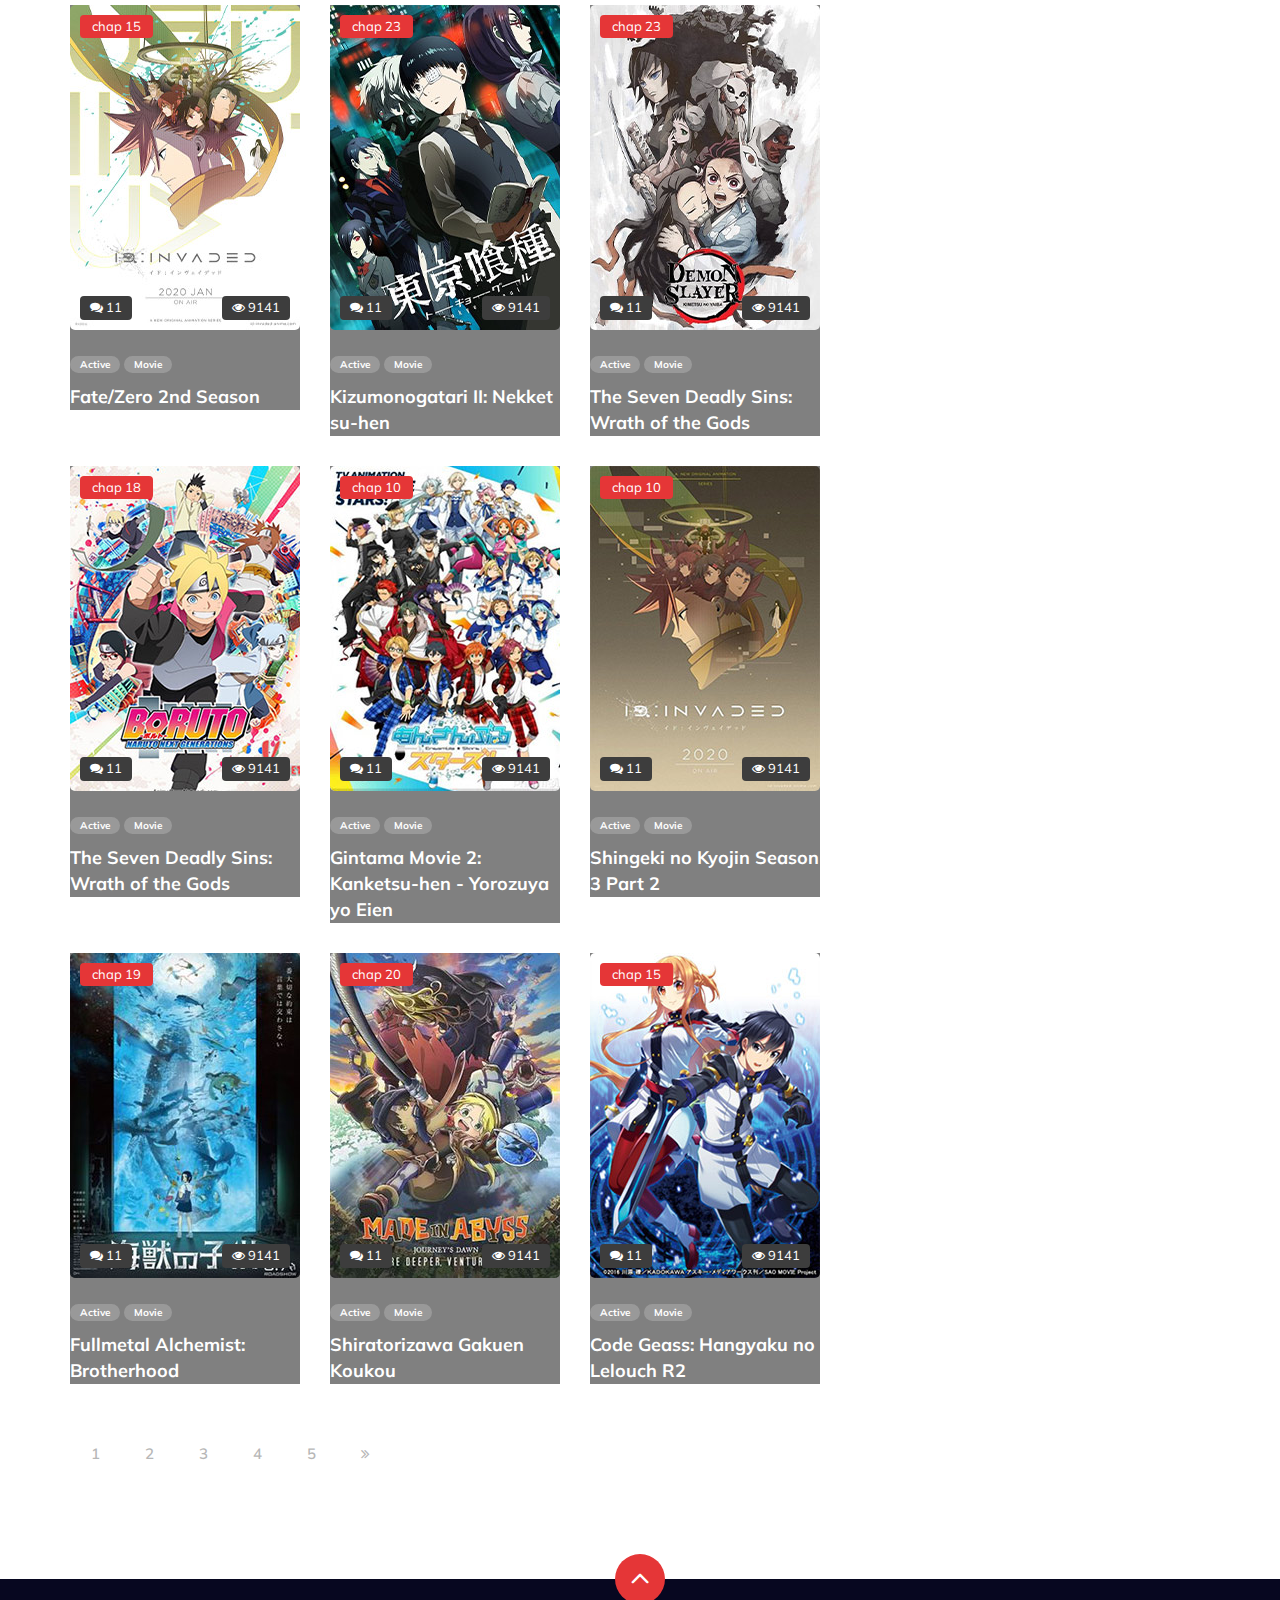
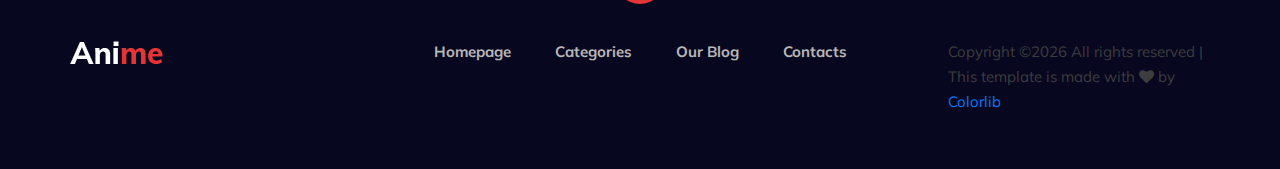
<file: categories.html>
<!DOCTYPE html>
<html lang="zxx">

<head>
    <meta charset="UTF-8">
    <meta name="description" content="Anime Template">
    <meta name="keywords" content="Anime, unica, creative, html">
    <meta name="viewport" content="width=device-width, initial-scale=1.0">
    <meta http-equiv="X-UA-Compatible" content="ie=edge">
    <title>Anime | Template</title>

    <!-- Google Font -->
    <link href="https://fonts.googleapis.com/css2?family=Oswald:wght@300;400;500;600;700&display=swap" rel="stylesheet">
    <link href="https://fonts.googleapis.com/css2?family=Mulish:wght@300;400;500;600;700;800;900&display=swap"
    rel="stylesheet">

    <!-- Css Styles -->
    <link rel="stylesheet" href="css/bootstrap.min.css" type="text/css">
    <link rel="stylesheet" href="css/font-awesome.min.css" type="text/css">
    <link rel="stylesheet" href="css/elegant-icons.css" type="text/css">
    <link rel="stylesheet" href="css/plyr.css" type="text/css">
    <link rel="stylesheet" href="css/nice-select.css" type="text/css">
    <link rel="stylesheet" href="css/owl.carousel.min.css" type="text/css">
    <link rel="stylesheet" href="css/slicknav.min.css" type="text/css">
    <link rel="stylesheet" href="css/style.css" type="text/css">
</head>

<body>
    <!-- Page Preloder -->
    <div id="preloder">
        <div class="loader"></div>
    </div>

    <header class="header">
        <div class="container">
            <div class="row">
                <div class="col-lg-2">
                    <div class="header__logo">
                        <a href="./index.html">Đọc Truyện Online</a>
                
                    </div>
                </div>
                <div class="col-lg-8">
                    <div class="header__nav">
                        <nav class="header__menu mobile-menu">
                            <ul>
                                <li class=" "><a href="./index.html">Homepage</a></li>
                                <li class="active"><a href="">Categories <span class="arrow_carrot-down"></span></a>
                                    
                                    <ul class="dropdown">
                                        <a href="./categories.html">Romance</a>
                                        <a href="">Action</a>
                                        <a href="">Psychological</a>
                                        <a href="">Slice of Life</a>
                                        <a href="">Mystery</a>
                                        <a href="">Fantasy</a>
                                        <a href="">Horror</a>
                                        <a href="">Comedy</a>
                                        <a href="">Girl's Love</a>
                                    </ul>
                                
                                </li>
                                <li>
                                    <input class="form-control" type="text">
                                </li>
                            </ul>


                        </nav>
                    </div>
                </div>
                <div class="col-lg-2">
                    <div class="header__right">
                        <a href="#" class="search-switch"></span></a>
                        <a href="./login.html"><span class="icon_profile"></span></a>
                    </div>
                </div>
            </div>
            <div id="mobile-menu-wrap"></div>
        </div>
    </header>
    <!-- Header End -->


    <!-- Product Section Begin -->
    <section class="product-page spad">
        <div class="container">
            <div class="row">
                <div class="col-lg-8">
                    <div class="product__page__content">
                        <div class="product__page__title">
                            <div class="row">
                                <div class="col-lg-8 col-md-8 col-sm-6">
                                    <div class="section-title">
                                        <h4>Romance</h4>
                                    </div>
                                </div>
                                <div class="col-lg-4 col-md-4 col-sm-6">
                                    <div class="product__page__filter">
                                        <p>Order by:</p>
                                        <select>
                                            <option value="">Newest upload</option>
                                            <option value="">oldest upload</option>
                                            <option value="">A-Z</option>
                                            <option value="">Z-A</option>
                                        </select>
                                    </div>
                                </div>
                            </div>
                        </div>

                        <div class="row">
                            <div class="col-lg-4 col-md-6 col-sm-6">
                                <div class="product__item">
                                    <div class="product__item__pic set-bg" data-setbg="/image/c2d43f1e-1fad-4dbf-9aa5-e216a33fdac3.jpg.512.jpg">
                                        <div class="ep">chap 128</div>
                                        <div class="comment"><i class="fa fa-comments"></i> 11</div>
                                        <div class="view"><i class="fa fa-eye"></i> 9141</div>
                                
                                    </div>
                                    <div class="product__item__text">
                                        <ul>
                                            <li>Active</li>
                                            <li>Movie</li>
                                        </ul>
                                        <h5><a href="./anime-details.html">Fate/Prototype: Fragments of Sky</a></h5>
                                        
                                    </div>
                                </div>
                            </div>
                                  
                            <div class="col-lg-4 col-md-6 col-sm-6">
                                <div class="product__item">
                                    <div class="product__item__pic set-bg" data-setbg="img/popular/popular-2.jpg">
                                        <div class="ep">chap 12</div>
                                        <div class="comment"><i class="fa fa-comments"></i> 11</div>
                                        <div class="view"><i class="fa fa-eye"></i> 9141</div>
                                    </div>
                                    <div class="product__item__text">
                                        <ul>
                                            <li>Active</li>
                                            <li>Movie</li>
                                        </ul>
                                        <h5><a href="#">Kizumonogatari III: Reiket su-hen</a></h5>
                                    </div>
                                </div>
                            </div>

                            <div class="col-lg-4 col-md-6 col-sm-6">
                                <div class="product__item">
                                    <div class="product__item__pic set-bg" data-setbg="img/popular/popular-3.jpg">
                                        <div class="ep">chap 23</div>
                                        <div class="comment"><i class="fa fa-comments"></i> 11</div>
                                        <div class="view"><i class="fa fa-eye"></i> 9141</div>
                                    </div>
                                    <div class="product__item__text">
                                        <ul>
                                            <li>Active</li>
                                            <li>Movie</li>
                                        </ul>
                                        <h5><a href="#">Shirogane Tamashii hen Kouhan sen</a></h5>
                                    </div>
                                </div>
                            </div>
                            <div class="col-lg-4 col-md-6 col-sm-6">
                                <div class="product__item">
                                    <div class="product__item__pic set-bg" data-setbg="img/popular/popular-4.jpg">
                                        <div class="ep">chap 9</div>
                                        <div class="comment"><i class="fa fa-comments"></i> 11</div>
                                        <div class="view"><i class="fa fa-eye"></i> 9141</div>
                                    </div>
                                    <div class="product__item__text">
                                        <ul>
                                            <li>Active</li>
                                            <li>Movie</li>
                                        </ul>
                                        <h5><a href="#">Rurouni Kenshin: Meiji Kenkaku Romantan</a></h5>
                                    </div>
                                </div>
                            </div>
                            <div class="col-lg-4 col-md-6 col-sm-6">
                                <div class="product__item">
                                    <div class="product__item__pic set-bg" data-setbg="img/popular/popular-5.jpg">
                                        <div class="ep">chap 8</div>
                                        <div class="comment"><i class="fa fa-comments"></i> 11</div>
                                        <div class="view"><i class="fa fa-eye"></i> 9141</div>
                                    </div>
                                    <div class="product__item__text">
                                        <ul>
                                            <li>Active</li>
                                            <li>Movie</li>
                                        </ul>
                                        <h5><a href="#">Mushishi Zoku Shou 2nd Season</a></h5>
                                    </div>
                                </div>
                            </div>
                            <div class="col-lg-4 col-md-6 col-sm-6">
                                <div class="product__item">
                                    <div class="product__item__pic set-bg" data-setbg="img/popular/popular-6.jpg">
                                        <div class="ep">chap 9</div>
                                        <div class="comment"><i class="fa fa-comments"></i> 11</div>
                                        <div class="view"><i class="fa fa-eye"></i> 9141</div>
                                    </div>
                                    <div class="product__item__text">
                                        <ul>
                                            <li>Active</li>
                                            <li>Movie</li>
                                        </ul>
                                        <h5><a href="#">Monogatari Series: Second Season</a></h5>
                                    </div>
                                </div>
                            </div>
                            <div class="col-lg-4 col-md-6 col-sm-6">
                                <div class="product__item">
                                    <div class="product__item__pic set-bg" data-setbg="img/recent/recent-1.jpg">
                                        <div class="ep">chap 22</div>
                                        <div class="comment"><i class="fa fa-comments"></i> 11</div>
                                        <div class="view"><i class="fa fa-eye"></i> 9141</div>
                                    </div>
                                    <div class="product__item__text">
                                        <ul>
                                            <li>Active</li>
                                            <li>Movie</li>
                                        </ul>
                                        <h5><a href="#">Great Teacher Onizuka</a></h5>
                                    </div>
                                </div>
                            </div>
                            <div class="col-lg-4 col-md-6 col-sm-6">
                                <div class="product__item">
                                    <div class="product__item__pic set-bg" data-setbg="img/recent/recent-2.jpg">
                                        <div class="ep">chap 27</div>
                                        <div class="comment"><i class="fa fa-comments"></i> 11</div>
                                        <div class="view"><i class="fa fa-eye"></i> 9141</div>
                                    </div>
                                    <div class="product__item__text">
                                        <ul>
                                            <li>Active</li>
                                            <li>Movie</li>
                                        </ul>
                                        <h5><a href="#">Fate/stay night Movie: Heaven's Feel - II. Lost</a></h5>
                                    </div>
                                </div>
                            </div>
                            <div class="col-lg-4 col-md-6 col-sm-6">
                                <div class="product__item">
                                    <div class="product__item__pic set-bg" data-setbg="img/recent/recent-3.jpg">
                                        <div class="ep">chap 9</div>
                                        <div class="comment"><i class="fa fa-comments"></i> 11</div>
                                        <div class="view"><i class="fa fa-eye"></i> 9141</div>
                                    </div>
                                    <div class="product__item__text">
                                        <ul>
                                            <li>Active</li>
                                            <li>Movie</li>
                                        </ul>
                                        <h5><a href="#">Mushishi Zoku Shou: Suzu no Shizuku</a></h5>
                                    </div>
                                </div>
                            </div>
                            <div class="col-lg-4 col-md-6 col-sm-6">
                                <div class="product__item">
                                    <div class="product__item__pic set-bg" data-setbg="img/recent/recent-4.jpg">
                                        <div class="ep">chap 15</div>
                                        <div class="comment"><i class="fa fa-comments"></i> 11</div>
                                        <div class="view"><i class="fa fa-eye"></i> 9141</div>
                                    </div>
                                    <div class="product__item__text">
                                        <ul>
                                            <li>Active</li>
                                            <li>Movie</li>
                                        </ul>
                                        <h5><a href="#">Fate/Zero 2nd Season</a></h5>
                                    </div>
                                </div>
                            </div>
                            <div class="col-lg-4 col-md-6 col-sm-6">
                                <div class="product__item">
                                    <div class="product__item__pic set-bg" data-setbg="img/recent/recent-5.jpg">
                                        <div class="ep">chap 23</div>
                                        <div class="comment"><i class="fa fa-comments"></i> 11</div>
                                        <div class="view"><i class="fa fa-eye"></i> 9141</div>
                                    </div>
                                    <div class="product__item__text">
                                        <ul>
                                            <li>Active</li>
                                            <li>Movie</li>
                                        </ul>
                                        <h5><a href="#">Kizumonogatari II: Nekket su-hen</a></h5>
                                    </div>
                                </div>
                            </div>
                            <div class="col-lg-4 col-md-6 col-sm-6">
                                <div class="product__item">
                                    <div class="product__item__pic set-bg" data-setbg="img/recent/recent-6.jpg">
                                        <div class="ep">chap 23</div>
                                        <div class="comment"><i class="fa fa-comments"></i> 11</div>
                                        <div class="view"><i class="fa fa-eye"></i> 9141</div>
                                    </div>
                                    <div class="product__item__text">
                                        <ul>
                                            <li>Active</li>
                                            <li>Movie</li>
                                        </ul>
                                        <h5><a href="#">The Seven Deadly Sins: Wrath of the Gods</a></h5>
                                    </div>
                                </div>
                            </div>
                            <div class="col-lg-4 col-md-6 col-sm-6">
                                <div class="product__item">
                                    <div class="product__item__pic set-bg" data-setbg="img/trending/trend-1.jpg">
                                        <div class="ep">chap 18</div>
                                        <div class="comment"><i class="fa fa-comments"></i> 11</div>
                                        <div class="view"><i class="fa fa-eye"></i> 9141</div>
                                    </div>
                                    <div class="product__item__text">
                                        <ul>
                                            <li>Active</li>
                                            <li>Movie</li>
                                        </ul>
                                        <h5><a href="#">The Seven Deadly Sins: Wrath of the Gods</a></h5>
                                    </div>
                                </div>
                            </div>
                            <div class="col-lg-4 col-md-6 col-sm-6">
                                <div class="product__item">
                                    <div class="product__item__pic set-bg" data-setbg="img/trending/trend-2.jpg">
                                        <div class="ep">chap 10</div>
                                        <div class="comment"><i class="fa fa-comments"></i> 11</div>
                                        <div class="view"><i class="fa fa-eye"></i> 9141</div>
                                    </div>
                                    <div class="product__item__text">
                                        <ul>
                                            <li>Active</li>
                                            <li>Movie</li>
                                        </ul>
                                        <h5><a href="#">Gintama Movie 2: Kanketsu-hen - Yorozuya yo Eien</a></h5>
                                    </div>
                                </div>
                            </div>
                            <div class="col-lg-4 col-md-6 col-sm-6">
                                <div class="product__item">
                                    <div class="product__item__pic set-bg" data-setbg="img/trending/trend-3.jpg">
                                        <div class="ep">chap 10</div>
                                        <div class="comment"><i class="fa fa-comments"></i> 11</div>
                                        <div class="view"><i class="fa fa-eye"></i> 9141</div>
                                    </div>
                                    <div class="product__item__text">
                                        <ul>
                                            <li>Active</li>
                                            <li>Movie</li>
                                        </ul>
                                        <h5><a href="#">Shingeki no Kyojin Season 3 Part 2</a></h5>
                                    </div>
                                </div>
                            </div>
                            <div class="col-lg-4 col-md-6 col-sm-6">
                                <div class="product__item">
                                    <div class="product__item__pic set-bg" data-setbg="img/trending/trend-4.jpg">
                                        <div class="ep">chap 19</div>
                                        <div class="comment"><i class="fa fa-comments"></i> 11</div>
                                        <div class="view"><i class="fa fa-eye"></i> 9141</div>
                                    </div>
                                    <div class="product__item__text">
                                        <ul>
                                            <li>Active</li>
                                            <li>Movie</li>
                                        </ul>
                                        <h5><a href="#">Fullmetal Alchemist: Brotherhood</a></h5>
                                    </div>
                                </div>
                            </div>
                            <div class="col-lg-4 col-md-6 col-sm-6">
                                <div class="product__item">
                                    <div class="product__item__pic set-bg" data-setbg="img/trending/trend-5.jpg">
                                        <div class="ep">chap 20</div>
                                        <div class="comment"><i class="fa fa-comments"></i> 11</div>
                                        <div class="view"><i class="fa fa-eye"></i> 9141</div>
                                    </div>
                                    <div class="product__item__text">
                                        <ul>
                                            <li>Active</li>
                                            <li>Movie</li>
                                        </ul>
                                        <h5><a href="#">Shiratorizawa Gakuen Koukou</a></h5>
                                    </div>
                                </div>
                            </div>
                            <div class="col-lg-4 col-md-6 col-sm-6">
                                <div class="product__item">
                                    <div class="product__item__pic set-bg" data-setbg="img/trending/trend-6.jpg">
                                        <div class="ep">chap 15</div>
                                        <div class="comment"><i class="fa fa-comments"></i> 11</div>
                                        <div class="view"><i class="fa fa-eye"></i> 9141</div>
                                    </div>
                                    <div class="product__item__text">
                                        <ul>
                                            <li>Active</li>
                                            <li>Movie</li>
                                        </ul>
                                        <h5><a href="#">Code Geass: Hangyaku no Lelouch R2</a></h5>
                                    </div>
                                </div>
                            </div>
                        </div>
                    </div>
                    <div class="product__pagination">
                        <a href="#" class="current-page">1</a>
                        <a href="#">2</a>
                        <a href="#">3</a>
                        <a href="#">4</a>
                        <a href="#">5</a>
                        <a href="#"><i class="fa fa-angle-double-right"></i></a>
                    </div>
                </div>
                <div class="col-lg-4 col-md-6 col-sm-8">
                    <div class="product__sidebar">
                        <div class="product__sidebar__view">
                            <div class="section-title">
                                <h5>Top Views</h5>
                            </div>
                            <ul class="filter__controls">
                                <li class="active" data-filter="*">Day</li>
                                <li data-filter=".week">Week</li>
                                <li data-filter=".month">Month</li>
                                <li data-filter=".years">Years</li>
                            </ul>
                            <div class="filter__gallery">
                                <div class="product__sidebar__view__item set-bg mix day years"
                                data-setbg="img/sidebar/tv-1.jpg">
                                <div class="ep">chap 19</div>
                                <div class="view"><i class="fa fa-eye"></i> 9141</div>
                                <h5><a href="#">Boruto: Naruto next generations</a></h5>
                            </div>
                            <div class="product__sidebar__view__item set-bg mix month week"
                            data-setbg="img/sidebar/tv-2.jpg">
                            <div class="ep">chap 20</div>
                            <div class="view"><i class="fa fa-eye"></i> 9141</div>
                            <h5><a href="#">The Seven Deadly Sins: Wrath of the Gods</a></h5>
                        </div>
                        <div class="product__sidebar__view__item set-bg mix week years"
                        data-setbg="img/sidebar/tv-3.jpg">
                        <div class="ep">chap 19</div>
                        <div class="view"><i class="fa fa-eye"></i> 9141</div>
                        <h5><a href="#">Sword art online alicization war of underworld</a></h5>
                    </div>
                    <div class="product__sidebar__view__item set-bg mix years month"
                    data-setbg="img/sidebar/tv-4.jpg">
                    <div class="ep">chap 99</div>
                    <div class="view"><i class="fa fa-eye"></i> 9141</div>
                    <h5><a href="#">Fate/stay night: Heaven's Feel I. presage flower</a></h5>
                </div>
                <div class="product__sidebar__view__item set-bg mix day"
                data-setbg="img/sidebar/tv-5.jpg">
                <div class="ep">chap 12</div>
                <div class="view"><i class="fa fa-eye"></i> 9141</div>
                <h5><a href="#">Fate stay night unlimited blade works</a></h5>
            </div>
        </div>
    </div>

</div>
</div>
</div>
</div>
</section>
<!-- Product Section End -->

<!-- Footer Section Begin -->
<footer class="footer">
    <div class="page-up">
        <a href="#" id="scrollToTopButton"><span class="arrow_carrot-up"></span></a>
    </div>
    <div class="container">
        <div class="row">
            <div class="col-lg-3">
                <div class="footer__logo">
                    <a href="./index.html"><img src="img/logo.png" alt=""></a>
                </div>
            </div>
            <div class="col-lg-6">
                <div class="footer__nav">
                    <ul>
                        <li class="active"><a href="./index.html">Homepage</a></li>
                        <li><a href="./categories.html">Categories</a></li>
                        <li><a href="./blog.html">Our Blog</a></li>
                        <li><a href="#">Contacts</a></li>
                    </ul>
                </div>
            </div>
            <div class="col-lg-3">
                <p><!-- Link back to Colorlib can't be removed. Template is licensed under CC BY 3.0. -->
                  Copyright &copy;<script>document.write(new Date().getFullYear());</script> All rights reserved | This template is made with <i class="fa fa-heart" aria-hidden="true"></i> by <a href="https://colorlib.com" target="_blank">Colorlib</a>
                  <!-- Link back to Colorlib can't be removed. Template is licensed under CC BY 3.0. --></p>

              </div>
          </div>
      </div>
  </footer>
  <!-- Footer Section End -->

  <!-- Search model Begin -->
  <div class="search-model">
    <div class="h-100 d-flex align-items-center justify-content-center">
        <div class="search-close-switch"><i class="icon_close"></i></div>
        <form class="search-model-form">
            <input type="text" id="search-input" placeholder="Search here.....">
        </form>
    </div>
</div>
<!-- Search model end -->

<!-- Js Plugins -->
<script src="js/jquery-3.3.1.min.js"></script>
<script src="js/bootstrap.min.js"></script>
<script src="js/player.js"></script>
<script src="js/jquery.nice-select.min.js"></script>
<script src="js/mixitup.min.js"></script>
<script src="js/jquery.slicknav.js"></script>
<script src="js/owl.carousel.min.js"></script>
<script src="js/main.js"></script>

</body>

</html>
</file>
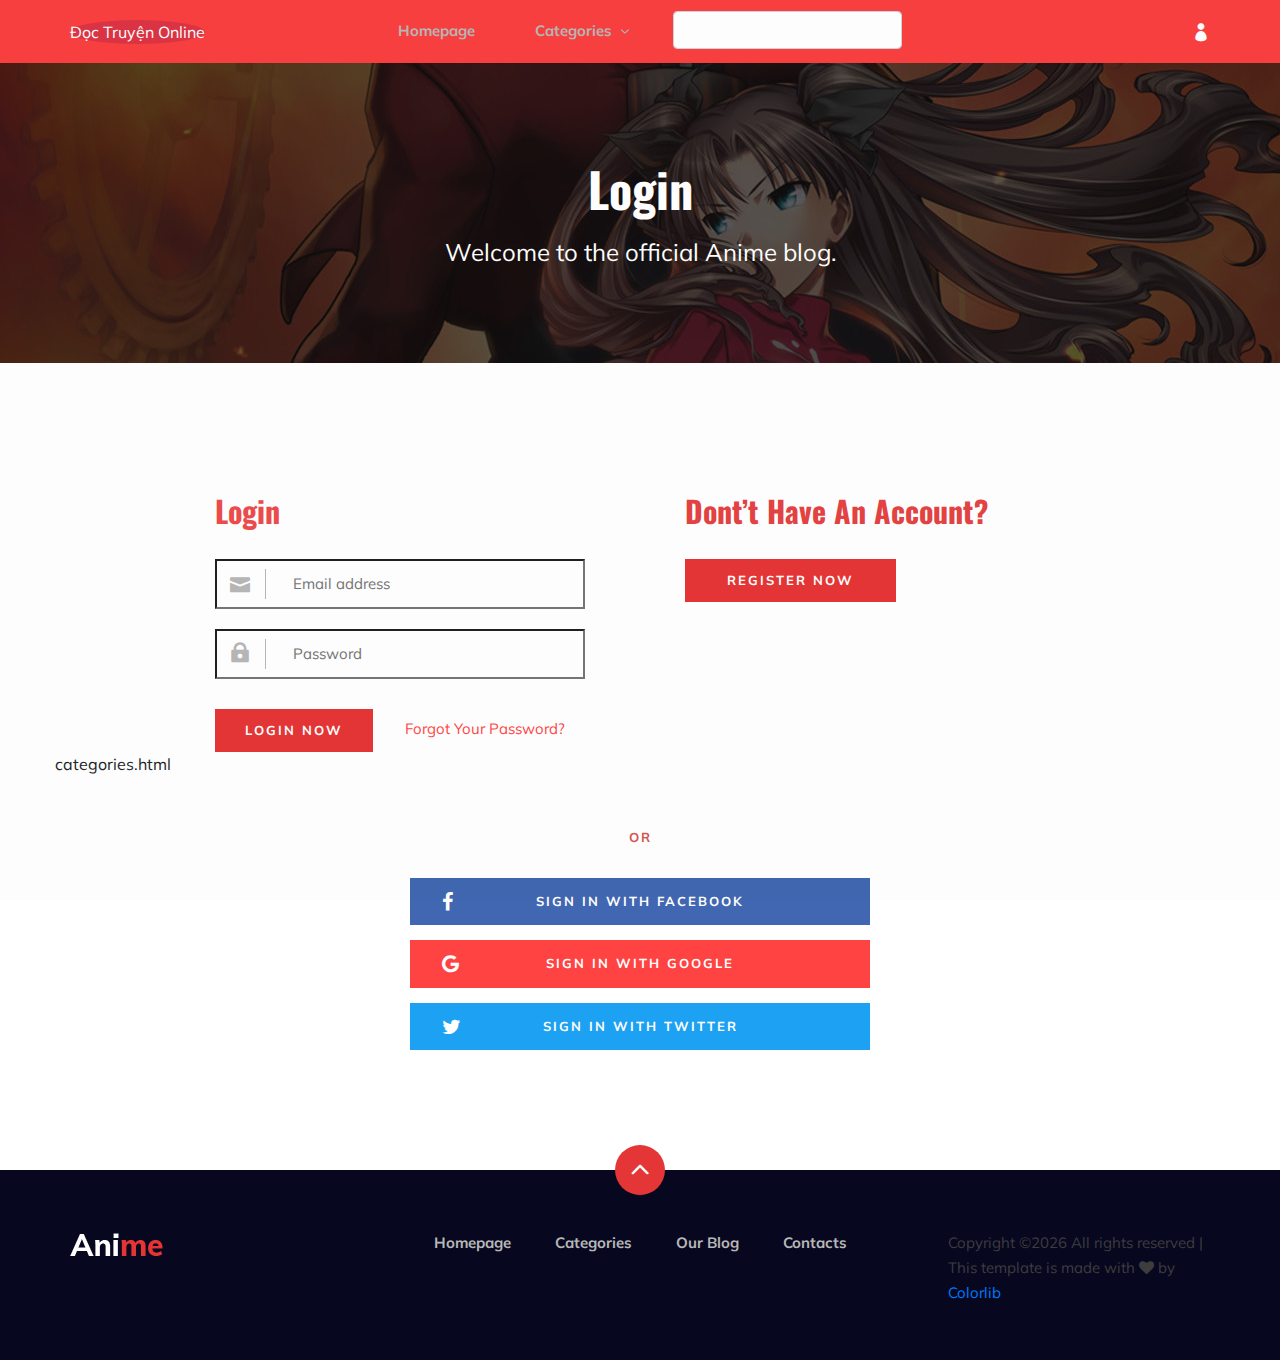
<file: login.html>
<!DOCTYPE html>
<html lang="zxx">

<head>
    <meta charset="UTF-8">
    <meta name="description" content="Anime Template">
    <meta name="keywords" content="Anime, unica, creative, html">
    <meta name="viewport" content="width=device-width, initial-scale=1.0">
    <meta http-equiv="X-UA-Compatible" content="ie=edge">
    <title>Anime | Template</title>

    <!-- Google Font -->
    <link href="https://fonts.googleapis.com/css2?family=Oswald:wght@300;400;500;600;700&display=swap" rel="stylesheet">
    <link href="https://fonts.googleapis.com/css2?family=Mulish:wght@300;400;500;600;700;800;900&display=swap"
    rel="stylesheet">

    <!-- Css Styles -->
    <link rel="stylesheet" href="css/bootstrap.min.css" type="text/css">
    <link rel="stylesheet" href="css/font-awesome.min.css" type="text/css">
    <link rel="stylesheet" href="css/elegant-icons.css" type="text/css">
    <link rel="stylesheet" href="css/plyr.css" type="text/css">
    <link rel="stylesheet" href="css/nice-select.css" type="text/css">
    <link rel="stylesheet" href="css/owl.carousel.min.css" type="text/css">
    <link rel="stylesheet" href="css/slicknav.min.css" type="text/css">
    <link rel="stylesheet" href="css/style.css" type="text/css">
</head>

<body>
    <!-- Page Preloder -->
    <div id="preloder">
        <div class="loader"></div>
    </div>
    <header class="header">
        <div class="container">
            <div class="row">
                <div class="col-lg-2">
                    <div class="header__logo">
                        <a href="./index.html">Đọc Truyện Online</a>
                
                    </div>
                </div>
                <div class="col-lg-8">
                    <div class="header__nav">
                        <nav class="header__menu mobile-menu">
                            <ul>
                                <li class=" "><a href="./index.html">Homepage</a></li>
                                <li class=""><a href="">Categories <span class="arrow_carrot-down"></span></a>
                                    
                                    <ul class="dropdown">
                                        <a href="./categories.html">Romance</a>
                                        <a href="">Action</a>
                                        <a href="">Psychological</a>
                                        <a href="">Slice of Life</a>
                                        <a href="">Mystery</a>
                                        <a href="">Fantasy</a>
                                        <a href="">Horror</a>
                                        <a href="">Comedy</a>
                                        <a href="">Girl's Love</a>
                                    </ul>
                                
                                </li>
                                <li>
                                    <input class="form-control" type="text">
                                </li>
                            </ul>


                        </nav>
                    </div>
                </div>
                <div class="col-lg-2">
                    <div class="header__right">
                        <a href="#" class="search-switch"></span></a>
                        <a href="./login.html"><span class="icon_profile"></span></a>
                    </div>
                </div>
            </div>
            <div id="mobile-menu-wrap"></div>
        </div>
    </header>
    <!-- Header End -->

    <!-- Normal Breadcrumb Begin -->
    <section class="normal-breadcrumb set-bg" data-setbg="img/normal-breadcrumb.jpg">
        <div class="container">
            <div class="row">
                <div class="col-lg-12 text-center">
                    <div class="normal__breadcrumb__text">
                        <h2>Login</h2>
                        <p>Welcome to the official Anime blog.</p>
                    </div>
                </div>
            </div>
        </div>
    </section>
    <!-- Normal Breadcrumb End -->

    <!-- Login Section Begin -->
    <section class="login spad">
        <div class="container">
            <div class="row">
                <div class="col-lg-6">
                    <div class="login__form">
                        <h3>Login</h3>
                        <form action="#">
                            <div class="input__item">
                                <input type="text" placeholder="Email address">
                                <span class="icon_mail"></span>
                            </div>
                            <div class="input__item">
                                <input type="text" placeholder="Password">
                                <span class="icon_lock"></span>
                            </div>
                            <button type="submit" class="site-btn">Login Now</button>
                        </form>
                        <a href="#" class="forget_pass">Forgot Your Password?</a>
                    </div>
                </div>
                <div class="col-lg-6">
                    <div class="login__register">
                        <h3>Dont’t Have An Account?</h3>
                        <a href="./signup.html" class="primary-btn">Register Now</a>
                    </div>
                </div>categories.html
            </div>
            <div class="login__social">
                <div class="row d-flex justify-content-center">
                    <div class="col-lg-6">
                        <div class="login__social__links">
                            <span>or</span>
                            <ul>
                                <li><a href="#" class="facebook"><i class="fa fa-facebook"></i> Sign in With
                                Facebook</a></li>
                                <li><a href="#" class="google"><i class="fa fa-google"></i> Sign in With Google</a></li>
                                <li><a href="#" class="twitter"><i class="fa fa-twitter"></i> Sign in With Twitter</a>
                                </li>
                            </ul>
                        </div>
                    </div>
                </div>
            </div>
        </div>
    </section>
    <!-- Login Section End -->

    <!-- Footer Section Begin -->
    <footer class="footer">
        <div class="page-up">
            <a href="#" id="scrollToTopButton"><span class="arrow_carrot-up"></span></a>
        </div>
        <div class="container">
            <div class="row">
                <div class="col-lg-3">
                    <div class="footer__logo">
                        <a href="./index.html"><img src="img/logo.png" alt=""></a>
                    </div>
                </div>
                <div class="col-lg-6">
                    <div class="footer__nav">
                        <ul>
                            <li class="active"><a href="./index.html">Homepage</a></li>
                            <li><a href="./categories.html">Categories</a></li>
                            <li><a href="./blog.html">Our Blog</a></li>
                            <li><a href="#">Contacts</a></li>
                        </ul>
                    </div>
                </div>
                <div class="col-lg-3">
                    <p><!-- Link back to Colorlib can't be removed. Template is licensed under CC BY 3.0. -->
                      Copyright &copy;<script>document.write(new Date().getFullYear());</script> All rights reserved | This template is made with <i class="fa fa-heart" aria-hidden="true"></i> by <a href="https://colorlib.com" target="_blank">Colorlib</a>
                      <!-- Link back to Colorlib can't be removed. Template is licensed under CC BY 3.0. --></p>

                  </div>
              </div>
          </div>
      </footer>
      <!-- Footer Section End -->

      <!-- Search model Begin -->
      <div class="search-model">
        <div class="h-100 d-flex align-items-center justify-content-center">
            <div class="search-close-switch"><i class="icon_close"></i></div>
            <form class="search-model-form">
                <input type="text" id="search-input" placeholder="Search here.....">
            </form>
        </div>
    </div>
    <!-- Search model end -->

    <!-- Js Plugins -->
    <script src="js/jquery-3.3.1.min.js"></script>
    <script src="js/bootstrap.min.js"></script>
    <script src="js/player.js"></script>
    <script src="js/jquery.nice-select.min.js"></script>
    <script src="js/mixitup.min.js"></script>
    <script src="js/jquery.slicknav.js"></script>
    <script src="js/owl.carousel.min.js"></script>
    <script src="js/main.js"></script>


</body>

</html>
</file>
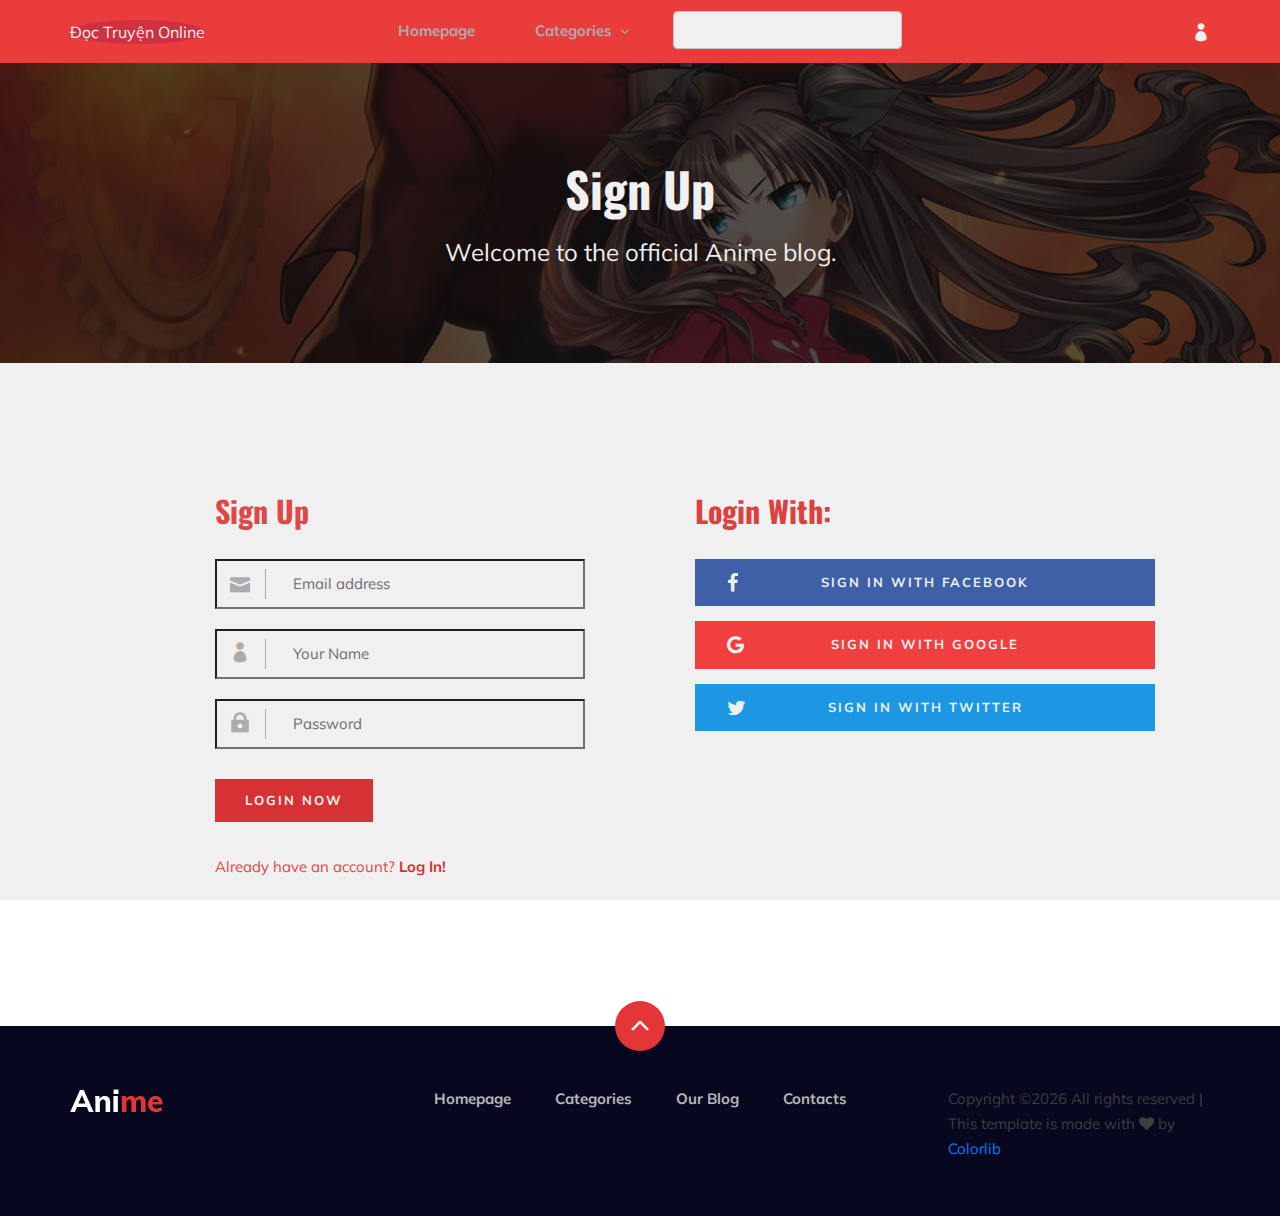
<file: signup.html>
<!DOCTYPE html>
<html lang="zxx">

<head>
    <meta charset="UTF-8">
    <meta name="description" content="Anime Template">
    <meta name="keywords" content="Anime, unica, creative, html">
    <meta name="viewport" content="width=device-width, initial-scale=1.0">
    <meta http-equiv="X-UA-Compatible" content="ie=edge">
    <title>Anime | Template</title>

    <!-- Google Font -->
    <link href="https://fonts.googleapis.com/css2?family=Oswald:wght@300;400;500;600;700&display=swap" rel="stylesheet">
    <link href="https://fonts.googleapis.com/css2?family=Mulish:wght@300;400;500;600;700;800;900&display=swap"
    rel="stylesheet">

    <!-- Css Styles -->
    <link rel="stylesheet" href="css/bootstrap.min.css" type="text/css">
    <link rel="stylesheet" href="css/font-awesome.min.css" type="text/css">
    <link rel="stylesheet" href="css/elegant-icons.css" type="text/css">
    <link rel="stylesheet" href="css/plyr.css" type="text/css">
    <link rel="stylesheet" href="css/nice-select.css" type="text/css">
    <link rel="stylesheet" href="css/owl.carousel.min.css" type="text/css">
    <link rel="stylesheet" href="css/slicknav.min.css" type="text/css">
    <link rel="stylesheet" href="css/style.css" type="text/css">
</head>

<body>
    <!-- Page Preloder -->
    <div id="preloder">
        <div class="loader"></div>
    </div>

    <header class="header">
        <div class="container">
            <div class="row">
                <div class="col-lg-2">
                    <div class="header__logo">
                        <a href="./index.html">Đọc Truyện Online</a>
                
                    </div>
                </div>
                <div class="col-lg-8">
                    <div class="header__nav">
                        <nav class="header__menu mobile-menu">
                            <ul>
                                <li class=" "><a href="./index.html">Homepage</a></li>
                                <li class=""><a href="">Categories <span class="arrow_carrot-down"></span></a>
                                    
                                    <ul class="dropdown">
                                        <a href="./categories.html">Romance</a>
                                        <a href="">Action</a>
                                        <a href="">Psychological</a>
                                        <a href="">Slice of Life</a>
                                        <a href="">Mystery</a>
                                        <a href="">Fantasy</a>
                                        <a href="">Horror</a>
                                        <a href="">Comedy</a>
                                        <a href="">Girl's Love</a>
                                    </ul>
                                
                                </li>
                                <li>
                                    <input class="form-control" type="text">
                                </li>
                            </ul>


                        </nav>
                    </div>
                </div>
                <div class="col-lg-2">
                    <div class="header__right">
                        <a href="#" class="search-switch"></span></a>
                        <a href="./login.html"><span class="icon_profile"></span></a>
                    </div>
                </div>
            </div>
            <div id="mobile-menu-wrap"></div>
        </div>
    </header>
    <!-- Header End -->


    <!-- Normal Breadcrumb Begin -->
    <section class="normal-breadcrumb set-bg" data-setbg="img/normal-breadcrumb.jpg">
        <div class="container">
            <div class="row">
                <div class="col-lg-12 text-center">
                    <div class="normal__breadcrumb__text">
                        <h2>Sign Up</h2>
                        <p>Welcome to the official Anime blog.</p>
                    </div>
                </div>
            </div>
        </div>
    </section>
    <!-- Normal Breadcrumb End -->

    <!-- Signup Section Begin -->
    <section class="signup spad">
        <div class="container">
            <div class="row">
                <div class="col-lg-6">
                    <div class="login__form">
                        <h3>Sign Up</h3>
                        <form action="#">
                            <div class="input__item">
                                <input type="text" placeholder="Email address">
                                <span class="icon_mail"></span>
                            </div>
                            <div class="input__item">
                                <input type="text" placeholder="Your Name">
                                <span class="icon_profile"></span>
                            </div>
                            <div class="input__item">
                                <input type="text" placeholder="Password">
                                <span class="icon_lock"></span>
                            </div>
                            <button type="submit" class="site-btn">Login Now</button>
                        </form>
                        <h5>Already have an account? <a href="#">Log In!</a></h5>
                    </div>
                </div>
                <div class="col-lg-6">
                    <div class="login__social__links">
                        <h3>Login With:</h3>
                        <ul>
                            <li><a href="#" class="facebook"><i class="fa fa-facebook"></i> Sign in With Facebook</a>
                            </li>
                            <li><a href="#" class="google"><i class="fa fa-google"></i> Sign in With Google</a></li>
                            <li><a href="#" class="twitter"><i class="fa fa-twitter"></i> Sign in With Twitter</a></li>
                        </ul>
                    </div>
                </div>
            </div>
        </div>
    </section>
    <!-- Signup Section End -->

    <!-- Footer Section Begin -->
    <footer class="footer">
        <div class="page-up">
            <a href="#" id="scrollToTopButton"><span class="arrow_carrot-up"></span></a>
        </div>
        <div class="container">
            <div class="row">
                <div class="col-lg-3">
                    <div class="footer__logo">
                        <a href="./index.html"><img src="img/logo.png" alt=""></a>
                    </div>
                </div>
                <div class="col-lg-6">
                    <div class="footer__nav">
                        <ul>
                            <li class="active"><a href="./index.html">Homepage</a></li>
                            <li><a href="./categories.html">Categories</a></li>
                            <li><a href="./blog.html">Our Blog</a></li>
                            <li><a href="#">Contacts</a></li>
                        </ul>
                    </div>
                </div>
                <div class="col-lg-3">
                    <p><!-- Link back to Colorlib can't be removed. Template is licensed under CC BY 3.0. -->
                      Copyright &copy;<script>document.write(new Date().getFullYear());</script> All rights reserved | This template is made with <i class="fa fa-heart" aria-hidden="true"></i> by <a href="https://colorlib.com" target="_blank">Colorlib</a>
                      <!-- Link back to Colorlib can't be removed. Template is licensed under CC BY 3.0. --></p>

                  </div>
              </div>
          </div>
      </footer>
      <!-- Footer Section End -->

      <!-- Search model Begin -->
      <div class="search-model">
        <div class="h-100 d-flex align-items-center justify-content-center">
            <div class="search-close-switch"><i class="icon_close"></i></div>
            <form class="search-model-form">
                <input type="text" id="search-input" placeholder="Search here.....">
            </form>
        </div>
    </div>
    <!-- Search model end -->

    <!-- Js Plugins -->
    <script src="js/jquery-3.3.1.min.js"></script>
    <script src="js/bootstrap.min.js"></script>
    <script src="js/player.js"></script>
    <script src="js/jquery.nice-select.min.js"></script>
    <script src="js/mixitup.min.js"></script>
    <script src="js/jquery.slicknav.js"></script>
    <script src="js/owl.carousel.min.js"></script>
    <script src="js/main.js"></script>

</body>

</html>
</file>
<file: css/elegant-icons.css>
@font-face {
	font-family: 'ElegantIcons';
	src:url('../fonts/ElegantIcons.eot');
	src:url('../fonts/ElegantIcons.eot?#iefix') format('embedded-opentype'),
		url('../fonts/ElegantIcons.woff') format('woff'),
		url('../fonts/ElegantIcons.ttf') format('truetype'),
		url('../fonts/ElegantIcons.svg#ElegantIcons') format('svg');
	font-weight: normal;
	font-style: normal;
}

/* Use the following CSS code if you want to use data attributes for inserting your icons */
[data-icon]:before {
	font-family: 'ElegantIcons';
	content: attr(data-icon);
	speak: none;
	font-weight: normal;
	font-variant: normal;
	text-transform: none;
	line-height: 1;
	-webkit-font-smoothing: antialiased;
	-moz-osx-font-smoothing: grayscale;
}

/* Use the following CSS code if you want to have a class per icon */
/*
Instead of a list of all class selectors,
you can use the generic selector below, but it's slower:
[class*="your-class-prefix"] {
*/
.arrow_up, .arrow_down, .arrow_left, .arrow_right, .arrow_left-up, .arrow_right-up, .arrow_right-down, .arrow_left-down, .arrow-up-down, .arrow_up-down_alt, .arrow_left-right_alt, .arrow_left-right, .arrow_expand_alt2, .arrow_expand_alt, .arrow_condense, .arrow_expand, .arrow_move, .arrow_carrot-up, .arrow_carrot-down, .arrow_carrot-left, .arrow_carrot-right, .arrow_carrot-2up, .arrow_carrot-2down, .arrow_carrot-2left, .arrow_carrot-2right, .arrow_carrot-up_alt2, .arrow_carrot-down_alt2, .arrow_carrot-left_alt2, .arrow_carrot-right_alt2, .arrow_carrot-2up_alt2, .arrow_carrot-2down_alt2, .arrow_carrot-2left_alt2, .arrow_carrot-2right_alt2, .arrow_triangle-up, .arrow_triangle-down, .arrow_triangle-left, .arrow_triangle-right, .arrow_triangle-up_alt2, .arrow_triangle-down_alt2, .arrow_triangle-left_alt2, .arrow_triangle-right_alt2, .arrow_back, .icon_minus-06, .icon_plus, .icon_close, .icon_check, .icon_minus_alt2, .icon_plus_alt2, .icon_close_alt2, .icon_check_alt2, .icon_zoom-out_alt, .icon_zoom-in_alt, .icon_search, .icon_box-empty, .icon_box-selected, .icon_minus-box, .icon_plus-box, .icon_box-checked, .icon_circle-empty, .icon_circle-slelected, .icon_stop_alt2, .icon_stop, .icon_pause_alt2, .icon_pause, .icon_menu, .icon_menu-square_alt2, .icon_menu-circle_alt2, .icon_ul, .icon_ol, .icon_adjust-horiz, .icon_adjust-vert, .icon_document_alt, .icon_documents_alt, .icon_pencil, .icon_pencil-edit_alt, .icon_pencil-edit, .icon_folder-alt, .icon_folder-open_alt, .icon_folder-add_alt, .icon_info_alt, .icon_error-oct_alt, .icon_error-circle_alt, .icon_error-triangle_alt, .icon_question_alt2, .icon_question, .icon_comment_alt, .icon_chat_alt, .icon_vol-mute_alt, .icon_volume-low_alt, .icon_volume-high_alt, .icon_quotations, .icon_quotations_alt2, .icon_clock_alt, .icon_lock_alt, .icon_lock-open_alt, .icon_key_alt, .icon_cloud_alt, .icon_cloud-upload_alt, .icon_cloud-download_alt, .icon_image, .icon_images, .icon_lightbulb_alt, .icon_gift_alt, .icon_house_alt, .icon_genius, .icon_mobile, .icon_tablet, .icon_laptop, .icon_desktop, .icon_camera_alt, .icon_mail_alt, .icon_cone_alt, .icon_ribbon_alt, .icon_bag_alt, .icon_creditcard, .icon_cart_alt, .icon_paperclip, .icon_tag_alt, .icon_tags_alt, .icon_trash_alt, .icon_cursor_alt, .icon_mic_alt, .icon_compass_alt, .icon_pin_alt, .icon_pushpin_alt, .icon_map_alt, .icon_drawer_alt, .icon_toolbox_alt, .icon_book_alt, .icon_calendar, .icon_film, .icon_table, .icon_contacts_alt, .icon_headphones, .icon_lifesaver, .icon_piechart, .icon_refresh, .icon_link_alt, .icon_link, .icon_loading, .icon_blocked, .icon_archive_alt, .icon_heart_alt, .icon_star_alt, .icon_star-half_alt, .icon_star, .icon_star-half, .icon_tools, .icon_tool, .icon_cog, .icon_cogs, .arrow_up_alt, .arrow_down_alt, .arrow_left_alt, .arrow_right_alt, .arrow_left-up_alt, .arrow_right-up_alt, .arrow_right-down_alt, .arrow_left-down_alt, .arrow_condense_alt, .arrow_expand_alt3, .arrow_carrot_up_alt, .arrow_carrot-down_alt, .arrow_carrot-left_alt, .arrow_carrot-right_alt, .arrow_carrot-2up_alt, .arrow_carrot-2dwnn_alt, .arrow_carrot-2left_alt, .arrow_carrot-2right_alt, .arrow_triangle-up_alt, .arrow_triangle-down_alt, .arrow_triangle-left_alt, .arrow_triangle-right_alt, .icon_minus_alt, .icon_plus_alt, .icon_close_alt, .icon_check_alt, .icon_zoom-out, .icon_zoom-in, .icon_stop_alt, .icon_menu-square_alt, .icon_menu-circle_alt, .icon_document, .icon_documents, .icon_pencil_alt, .icon_folder, .icon_folder-open, .icon_folder-add, .icon_folder_upload, .icon_folder_download, .icon_info, .icon_error-circle, .icon_error-oct, .icon_error-triangle, .icon_question_alt, .icon_comment, .icon_chat, .icon_vol-mute, .icon_volume-low, .icon_volume-high, .icon_quotations_alt, .icon_clock, .icon_lock, .icon_lock-open, .icon_key, .icon_cloud, .icon_cloud-upload, .icon_cloud-download, .icon_lightbulb, .icon_gift, .icon_house, .icon_camera, .icon_mail, .icon_cone, .icon_ribbon, .icon_bag, .icon_cart, .icon_tag, .icon_tags, .icon_trash, .icon_cursor, .icon_mic, .icon_compass, .icon_pin, .icon_pushpin, .icon_map, .icon_drawer, .icon_toolbox, .icon_book, .icon_contacts, .icon_archive, .icon_heart, .icon_profile, .icon_group, .icon_grid-2x2, .icon_grid-3x3, .icon_music, .icon_pause_alt, .icon_phone, .icon_upload, .icon_download, .social_facebook, .social_twitter, .social_pinterest, .social_googleplus, .social_tumblr, .social_tumbleupon, .social_wordpress, .social_instagram, .social_dribbble, .social_vimeo, .social_linkedin, .social_rss, .social_deviantart, .social_share, .social_myspace, .social_skype, .social_youtube, .social_picassa, .social_googledrive, .social_flickr, .social_blogger, .social_spotify, .social_delicious, .social_facebook_circle, .social_twitter_circle, .social_pinterest_circle, .social_googleplus_circle, .social_tumblr_circle, .social_stumbleupon_circle, .social_wordpress_circle, .social_instagram_circle, .social_dribbble_circle, .social_vimeo_circle, .social_linkedin_circle, .social_rss_circle, .social_deviantart_circle, .social_share_circle, .social_myspace_circle, .social_skype_circle, .social_youtube_circle, .social_picassa_circle, .social_googledrive_alt2, .social_flickr_circle, .social_blogger_circle, .social_spotify_circle, .social_delicious_circle, .social_facebook_square, .social_twitter_square, .social_pinterest_square, .social_googleplus_square, .social_tumblr_square, .social_stumbleupon_square, .social_wordpress_square, .social_instagram_square, .social_dribbble_square, .social_vimeo_square, .social_linkedin_square, .social_rss_square, .social_deviantart_square, .social_share_square, .social_myspace_square, .social_skype_square, .social_youtube_square, .social_picassa_square, .social_googledrive_square, .social_flickr_square, .social_blogger_square, .social_spotify_square, .social_delicious_square, .icon_printer, .icon_calulator, .icon_building, .icon_floppy, .icon_drive, .icon_search-2, .icon_id, .icon_id-2, .icon_puzzle, .icon_like, .icon_dislike, .icon_mug, .icon_currency, .icon_wallet, .icon_pens, .icon_easel, .icon_flowchart, .icon_datareport, .icon_briefcase, .icon_shield, .icon_percent, .icon_globe, .icon_globe-2, .icon_target, .icon_hourglass, .icon_balance, .icon_rook, .icon_printer-alt, .icon_calculator_alt, .icon_building_alt, .icon_floppy_alt, .icon_drive_alt, .icon_search_alt, .icon_id_alt, .icon_id-2_alt, .icon_puzzle_alt, .icon_like_alt, .icon_dislike_alt, .icon_mug_alt, .icon_currency_alt, .icon_wallet_alt, .icon_pens_alt, .icon_easel_alt, .icon_flowchart_alt, .icon_datareport_alt, .icon_briefcase_alt, .icon_shield_alt, .icon_percent_alt, .icon_globe_alt, .icon_clipboard {
	font-family: 'ElegantIcons';
	speak: none;
	font-style: normal;
	font-weight: normal;
	font-variant: normal;
	text-transform: none;
	line-height: 1;
	-webkit-font-smoothing: antialiased;
}
.arrow_up:before {
	content: "\21";
}
.arrow_down:before {
	content: "\22";
}
.arrow_left:before {
	content: "\23";
}
.arrow_right:before {
	content: "\24";
}
.arrow_left-up:before {
	content: "\25";
}
.arrow_right-up:before {
	content: "\26";
}
.arrow_right-down:before {
	content: "\27";
}
.arrow_left-down:before {
	content: "\28";
}
.arrow-up-down:before {
	content: "\29";
}
.arrow_up-down_alt:before {
	content: "\2a";
}
.arrow_left-right_alt:before {
	content: "\2b";
}
.arrow_left-right:before {
	content: "\2c";
}
.arrow_expand_alt2:before {
	content: "\2d";
}
.arrow_expand_alt:before {
	content: "\2e";
}
.arrow_condense:before {
	content: "\2f";
}
.arrow_expand:before {
	content: "\30";
}
.arrow_move:before {
	content: "\31";
}
.arrow_carrot-up:before {
	content: "\32";
}
.arrow_carrot-down:before {
	content: "\33";
}
.arrow_carrot-left:before {
	content: "\34";
}
.arrow_carrot-right:before {
	content: "\35";
}
.arrow_carrot-2up:before {
	content: "\36";
}
.arrow_carrot-2down:before {
	content: "\37";
}
.arrow_carrot-2left:before {
	content: "\38";
}
.arrow_carrot-2right:before {
	content: "\39";
}
.arrow_carrot-up_alt2:before {
	content: "\3a";
}
.arrow_carrot-down_alt2:before {
	content: "\3b";
}
.arrow_carrot-left_alt2:before {
	content: "\3c";
}
.arrow_carrot-right_alt2:before {
	content: "\3d";
}
.arrow_carrot-2up_alt2:before {
	content: "\3e";
}
.arrow_carrot-2down_alt2:before {
	content: "\3f";
}
.arrow_carrot-2left_alt2:before {
	content: "\40";
}
.arrow_carrot-2right_alt2:before {
	content: "\41";
}
.arrow_triangle-up:before {
	content: "\42";
}
.arrow_triangle-down:before {
	content: "\43";
}
.arrow_triangle-left:before {
	content: "\44";
}
.arrow_triangle-right:before {
	content: "\45";
}
.arrow_triangle-up_alt2:before {
	content: "\46";
}
.arrow_triangle-down_alt2:before {
	content: "\47";
}
.arrow_triangle-left_alt2:before {
	content: "\48";
}
.arrow_triangle-right_alt2:before {
	content: "\49";
}
.arrow_back:before {
	content: "\4a";
}
.icon_minus-06:before {
	content: "\4b";
}
.icon_plus:before {
	content: "\4c";
}
.icon_close:before {
	content: "\4d";
}
.icon_check:before {
	content: "\4e";
}
.icon_minus_alt2:before {
	content: "\4f";
}
.icon_plus_alt2:before {
	content: "\50";
}
.icon_close_alt2:before {
	content: "\51";
}
.icon_check_alt2:before {
	content: "\52";
}
.icon_zoom-out_alt:before {
	content: "\53";
}
.icon_zoom-in_alt:before {
	content: "\54";
}
.icon_search:before {
	content: "\55";
}
.icon_box-empty:before {
	content: "\56";
}
.icon_box-selected:before {
	content: "\57";
}
.icon_minus-box:before {
	content: "\58";
}
.icon_plus-box:before {
	content: "\59";
}
.icon_box-checked:before {
	content: "\5a";
}
.icon_circle-empty:before {
	content: "\5b";
}
.icon_circle-slelected:before {
	content: "\5c";
}
.icon_stop_alt2:before {
	content: "\5d";
}
.icon_stop:before {
	content: "\5e";
}
.icon_pause_alt2:before {
	content: "\5f";
}
.icon_pause:before {
	content: "\60";
}
.icon_menu:before {
	content: "\61";
}
.icon_menu-square_alt2:before {
	content: "\62";
}
.icon_menu-circle_alt2:before {
	content: "\63";
}
.icon_ul:before {
	content: "\64";
}
.icon_ol:before {
	content: "\65";
}
.icon_adjust-horiz:before {
	content: "\66";
}
.icon_adjust-vert:before {
	content: "\67";
}
.icon_document_alt:before {
	content: "\68";
}
.icon_documents_alt:before {
	content: "\69";
}
.icon_pencil:before {
	content: "\6a";
}
.icon_pencil-edit_alt:before {
	content: "\6b";
}
.icon_pencil-edit:before {
	content: "\6c";
}
.icon_folder-alt:before {
	content: "\6d";
}
.icon_folder-open_alt:before {
	content: "\6e";
}
.icon_folder-add_alt:before {
	content: "\6f";
}
.icon_info_alt:before {
	content: "\70";
}
.icon_error-oct_alt:before {
	content: "\71";
}
.icon_error-circle_alt:before {
	content: "\72";
}
.icon_error-triangle_alt:before {
	content: "\73";
}
.icon_question_alt2:before {
	content: "\74";
}
.icon_question:before {
	content: "\75";
}
.icon_comment_alt:before {
	content: "\76";
}
.icon_chat_alt:before {
	content: "\77";
}
.icon_vol-mute_alt:before {
	content: "\78";
}
.icon_volume-low_alt:before {
	content: "\79";
}
.icon_volume-high_alt:before {
	content: "\7a";
}
.icon_quotations:before {
	content: "\7b";
}
.icon_quotations_alt2:before {
	content: "\7c";
}
.icon_clock_alt:before {
	content: "\7d";
}
.icon_lock_alt:before {
	content: "\7e";
}
.icon_lock-open_alt:before {
	content: "\e000";
}
.icon_key_alt:before {
	content: "\e001";
}
.icon_cloud_alt:before {
	content: "\e002";
}
.icon_cloud-upload_alt:before {
	content: "\e003";
}
.icon_cloud-download_alt:before {
	content: "\e004";
}
.icon_image:before {
	content: "\e005";
}
.icon_images:before {
	content: "\e006";
}
.icon_lightbulb_alt:before {
	content: "\e007";
}
.icon_gift_alt:before {
	content: "\e008";
}
.icon_house_alt:before {
	content: "\e009";
}
.icon_genius:before {
	content: "\e00a";
}
.icon_mobile:before {
	content: "\e00b";
}
.icon_tablet:before {
	content: "\e00c";
}
.icon_laptop:before {
	content: "\e00d";
}
.icon_desktop:before {
	content: "\e00e";
}
.icon_camera_alt:before {
	content: "\e00f";
}
.icon_mail_alt:before {
	content: "\e010";
}
.icon_cone_alt:before {
	content: "\e011";
}
.icon_ribbon_alt:before {
	content: "\e012";
}
.icon_bag_alt:before {
	content: "\e013";
}
.icon_creditcard:before {
	content: "\e014";
}
.icon_cart_alt:before {
	content: "\e015";
}
.icon_paperclip:before {
	content: "\e016";
}
.icon_tag_alt:before {
	content: "\e017";
}
.icon_tags_alt:before {
	content: "\e018";
}
.icon_trash_alt:before {
	content: "\e019";
}
.icon_cursor_alt:before {
	content: "\e01a";
}
.icon_mic_alt:before {
	content: "\e01b";
}
.icon_compass_alt:before {
	content: "\e01c";
}
.icon_pin_alt:before {
	content: "\e01d";
}
.icon_pushpin_alt:before {
	content: "\e01e";
}
.icon_map_alt:before {
	content: "\e01f";
}
.icon_drawer_alt:before {
	content: "\e020";
}
.icon_toolbox_alt:before {
	content: "\e021";
}
.icon_book_alt:before {
	content: "\e022";
}
.icon_calendar:before {
	content: "\e023";
}
.icon_film:before {
	content: "\e024";
}
.icon_table:before {
	content: "\e025";
}
.icon_contacts_alt:before {
	content: "\e026";
}
.icon_headphones:before {
	content: "\e027";
}
.icon_lifesaver:before {
	content: "\e028";
}
.icon_piechart:before {
	content: "\e029";
}
.icon_refresh:before {
	content: "\e02a";
}
.icon_link_alt:before {
	content: "\e02b";
}
.icon_link:before {
	content: "\e02c";
}
.icon_loading:before {
	content: "\e02d";
}
.icon_blocked:before {
	content: "\e02e";
}
.icon_archive_alt:before {
	content: "\e02f";
}
.icon_heart_alt:before {
	content: "\e030";
}
.icon_star_alt:before {
	content: "\e031";
}
.icon_star-half_alt:before {
	content: "\e032";
}
.icon_star:before {
	content: "\e033";
}
.icon_star-half:before {
	content: "\e034";
}
.icon_tools:before {
	content: "\e035";
}
.icon_tool:before {
	content: "\e036";
}
.icon_cog:before {
	content: "\e037";
}
.icon_cogs:before {
	content: "\e038";
}
.arrow_up_alt:before {
	content: "\e039";
}
.arrow_down_alt:before {
	content: "\e03a";
}
.arrow_left_alt:before {
	content: "\e03b";
}
.arrow_right_alt:before {
	content: "\e03c";
}
.arrow_left-up_alt:before {
	content: "\e03d";
}
.arrow_right-up_alt:before {
	content: "\e03e";
}
.arrow_right-down_alt:before {
	content: "\e03f";
}
.arrow_left-down_alt:before {
	content: "\e040";
}
.arrow_condense_alt:before {
	content: "\e041";
}
.arrow_expand_alt3:before {
	content: "\e042";
}
.arrow_carrot_up_alt:before {
	content: "\e043";
}
.arrow_carrot-down_alt:before {
	content: "\e044";
}
.arrow_carrot-left_alt:before {
	content: "\e045";
}
.arrow_carrot-right_alt:before {
	content: "\e046";
}
.arrow_carrot-2up_alt:before {
	content: "\e047";
}
.arrow_carrot-2dwnn_alt:before {
	content: "\e048";
}
.arrow_carrot-2left_alt:before {
	content: "\e049";
}
.arrow_carrot-2right_alt:before {
	content: "\e04a";
}
.arrow_triangle-up_alt:before {
	content: "\e04b";
}
.arrow_triangle-down_alt:before {
	content: "\e04c";
}
.arrow_triangle-left_alt:before {
	content: "\e04d";
}
.arrow_triangle-right_alt:before {
	content: "\e04e";
}
.icon_minus_alt:before {
	content: "\e04f";
}
.icon_plus_alt:before {
	content: "\e050";
}
.icon_close_alt:before {
	content: "\e051";
}
.icon_check_alt:before {
	content: "\e052";
}
.icon_zoom-out:before {
	content: "\e053";
}
.icon_zoom-in:before {
	content: "\e054";
}
.icon_stop_alt:before {
	content: "\e055";
}
.icon_menu-square_alt:before {
	content: "\e056";
}
.icon_menu-circle_alt:before {
	content: "\e057";
}
.icon_document:before {
	content: "\e058";
}
.icon_documents:before {
	content: "\e059";
}
.icon_pencil_alt:before {
	content: "\e05a";
}
.icon_folder:before {
	content: "\e05b";
}
.icon_folder-open:before {
	content: "\e05c";
}
.icon_folder-add:before {
	content: "\e05d";
}
.icon_folder_upload:before {
	content: "\e05e";
}
.icon_folder_download:before {
	content: "\e05f";
}
.icon_info:before {
	content: "\e060";
}
.icon_error-circle:before {
	content: "\e061";
}
.icon_error-oct:before {
	content: "\e062";
}
.icon_error-triangle:before {
	content: "\e063";
}
.icon_question_alt:before {
	content: "\e064";
}
.icon_comment:before {
	content: "\e065";
}
.icon_chat:before {
	content: "\e066";
}
.icon_vol-mute:before {
	content: "\e067";
}
.icon_volume-low:before {
	content: "\e068";
}
.icon_volume-high:before {
	content: "\e069";
}
.icon_quotations_alt:before {
	content: "\e06a";
}
.icon_clock:before {
	content: "\e06b";
}
.icon_lock:before {
	content: "\e06c";
}
.icon_lock-open:before {
	content: "\e06d";
}
.icon_key:before {
	content: "\e06e";
}
.icon_cloud:before {
	content: "\e06f";
}
.icon_cloud-upload:before {
	content: "\e070";
}
.icon_cloud-download:before {
	content: "\e071";
}
.icon_lightbulb:before {
	content: "\e072";
}
.icon_gift:before {
	content: "\e073";
}
.icon_house:before {
	content: "\e074";
}
.icon_camera:before {
	content: "\e075";
}
.icon_mail:before {
	content: "\e076";
}
.icon_cone:before {
	content: "\e077";
}
.icon_ribbon:before {
	content: "\e078";
}
.icon_bag:before {
	content: "\e079";
}
.icon_cart:before {
	content: "\e07a";
}
.icon_tag:before {
	content: "\e07b";
}
.icon_tags:before {
	content: "\e07c";
}
.icon_trash:before {
	content: "\e07d";
}
.icon_cursor:before {
	content: "\e07e";
}
.icon_mic:before {
	content: "\e07f";
}
.icon_compass:before {
	content: "\e080";
}
.icon_pin:before {
	content: "\e081";
}
.icon_pushpin:before {
	content: "\e082";
}
.icon_map:before {
	content: "\e083";
}
.icon_drawer:before {
	content: "\e084";
}
.icon_toolbox:before {
	content: "\e085";
}
.icon_book:before {
	content: "\e086";
}
.icon_contacts:before {
	content: "\e087";
}
.icon_archive:before {
	content: "\e088";
}
.icon_heart:before {
	content: "\e089";
}
.icon_profile:before {
	content: "\e08a";
}
.icon_group:before {
	content: "\e08b";
}
.icon_grid-2x2:before {
	content: "\e08c";
}
.icon_grid-3x3:before {
	content: "\e08d";
}
.icon_music:before {
	content: "\e08e";
}
.icon_pause_alt:before {
	content: "\e08f";
}
.icon_phone:before {
	content: "\e090";
}
.icon_upload:before {
	content: "\e091";
}
.icon_download:before {
	content: "\e092";
}
.social_facebook:before {
	content: "\e093";
}
.social_twitter:before {
	content: "\e094";
}
.social_pinterest:before {
	content: "\e095";
}
.social_googleplus:before {
	content: "\e096";
}
.social_tumblr:before {
	content: "\e097";
}
.social_tumbleupon:before {
	content: "\e098";
}
.social_wordpress:before {
	content: "\e099";
}
.social_instagram:before {
	content: "\e09a";
}
.social_dribbble:before {
	content: "\e09b";
}
.social_vimeo:before {
	content: "\e09c";
}
.social_linkedin:before {
	content: "\e09d";
}
.social_rss:before {
	content: "\e09e";
}
.social_deviantart:before {
	content: "\e09f";
}
.social_share:before {
	content: "\e0a0";
}
.social_myspace:before {
	content: "\e0a1";
}
.social_skype:before {
	content: "\e0a2";
}
.social_youtube:before {
	content: "\e0a3";
}
.social_picassa:before {
	content: "\e0a4";
}
.social_googledrive:before {
	content: "\e0a5";
}
.social_flickr:before {
	content: "\e0a6";
}
.social_blogger:before {
	content: "\e0a7";
}
.social_spotify:before {
	content: "\e0a8";
}
.social_delicious:before {
	content: "\e0a9";
}
.social_facebook_circle:before {
	content: "\e0aa";
}
.social_twitter_circle:before {
	content: "\e0ab";
}
.social_pinterest_circle:before {
	content: "\e0ac";
}
.social_googleplus_circle:before {
	content: "\e0ad";
}
.social_tumblr_circle:before {
	content: "\e0ae";
}
.social_stumbleupon_circle:before {
	content: "\e0af";
}
.social_wordpress_circle:before {
	content: "\e0b0";
}
.social_instagram_circle:before {
	content: "\e0b1";
}
.social_dribbble_circle:before {
	content: "\e0b2";
}
.social_vimeo_circle:before {
	content: "\e0b3";
}
.social_linkedin_circle:before {
	content: "\e0b4";
}
.social_rss_circle:before {
	content: "\e0b5";
}
.social_deviantart_circle:before {
	content: "\e0b6";
}
.social_share_circle:before {
	content: "\e0b7";
}
.social_myspace_circle:before {
	content: "\e0b8";
}
.social_skype_circle:before {
	content: "\e0b9";
}
.social_youtube_circle:before {
	content: "\e0ba";
}
.social_picassa_circle:before {
	content: "\e0bb";
}
.social_googledrive_alt2:before {
	content: "\e0bc";
}
.social_flickr_circle:before {
	content: "\e0bd";
}
.social_blogger_circle:before {
	content: "\e0be";
}
.social_spotify_circle:before {
	content: "\e0bf";
}
.social_delicious_circle:before {
	content: "\e0c0";
}
.social_facebook_square:before {
	content: "\e0c1";
}
.social_twitter_square:before {
	content: "\e0c2";
}
.social_pinterest_square:before {
	content: "\e0c3";
}
.social_googleplus_square:before {
	content: "\e0c4";
}
.social_tumblr_square:before {
	content: "\e0c5";
}
.social_stumbleupon_square:before {
	content: "\e0c6";
}
.social_wordpress_square:before {
	content: "\e0c7";
}
.social_instagram_square:before {
	content: "\e0c8";
}
.social_dribbble_square:before {
	content: "\e0c9";
}
.social_vimeo_square:before {
	content: "\e0ca";
}
.social_linkedin_square:before {
	content: "\e0cb";
}
.social_rss_square:before {
	content: "\e0cc";
}
.social_deviantart_square:before {
	content: "\e0cd";
}
.social_share_square:before {
	content: "\e0ce";
}
.social_myspace_square:before {
	content: "\e0cf";
}
.social_skype_square:before {
	content: "\e0d0";
}
.social_youtube_square:before {
	content: "\e0d1";
}
.social_picassa_square:before {
	content: "\e0d2";
}
.social_googledrive_square:before {
	content: "\e0d3";
}
.social_flickr_square:before {
	content: "\e0d4";
}
.social_blogger_square:before {
	content: "\e0d5";
}
.social_spotify_square:before {
	content: "\e0d6";
}
.social_delicious_square:before {
	content: "\e0d7";
}
.icon_printer:before {
	content: "\e103";
}
.icon_calulator:before {
	content: "\e0ee";
}
.icon_building:before {
	content: "\e0ef";
}
.icon_floppy:before {
	content: "\e0e8";
}
.icon_drive:before {
	content: "\e0ea";
}
.icon_search-2:before {
	content: "\e101";
}
.icon_id:before {
	content: "\e107";
}
.icon_id-2:before {
	content: "\e108";
}
.icon_puzzle:before {
	content: "\e102";
}
.icon_like:before {
	content: "\e106";
}
.icon_dislike:before {
	content: "\e0eb";
}
.icon_mug:before {
	content: "\e105";
}
.icon_currency:before {
	content: "\e0ed";
}
.icon_wallet:before {
	content: "\e100";
}
.icon_pens:before {
	content: "\e104";
}
.icon_easel:before {
	content: "\e0e9";
}
.icon_flowchart:before {
	content: "\e109";
}
.icon_datareport:before {
	content: "\e0ec";
}
.icon_briefcase:before {
	content: "\e0fe";
}
.icon_shield:before {
	content: "\e0f6";
}
.icon_percent:before {
	content: "\e0fb";
}
.icon_globe:before {
	content: "\e0e2";
}
.icon_globe-2:before {
	content: "\e0e3";
}
.icon_target:before {
	content: "\e0f5";
}
.icon_hourglass:before {
	content: "\e0e1";
}
.icon_balance:before {
	content: "\e0ff";
}
.icon_rook:before {
	content: "\e0f8";
}
.icon_printer-alt:before {
	content: "\e0fa";
}
.icon_calculator_alt:before {
	content: "\e0e7";
}
.icon_building_alt:before {
	content: "\e0fd";
}
.icon_floppy_alt:before {
	content: "\e0e4";
}
.icon_drive_alt:before {
	content: "\e0e5";
}
.icon_search_alt:before {
	content: "\e0f7";
}
.icon_id_alt:before {
	content: "\e0e0";
}
.icon_id-2_alt:before {
	content: "\e0fc";
}
.icon_puzzle_alt:before {
	content: "\e0f9";
}
.icon_like_alt:before {
	content: "\e0dd";
}
.icon_dislike_alt:before {
	content: "\e0f1";
}
.icon_mug_alt:before {
	content: "\e0dc";
}
.icon_currency_alt:before {
	content: "\e0f3";
}
.icon_wallet_alt:before {
	content: "\e0d8";
}
.icon_pens_alt:before {
	content: "\e0db";
}
.icon_easel_alt:before {
	content: "\e0f0";
}
.icon_flowchart_alt:before {
	content: "\e0df";
}
.icon_datareport_alt:before {
	content: "\e0f2";
}
.icon_briefcase_alt:before {
	content: "\e0f4";
}
.icon_shield_alt:before {
	content: "\e0d9";
}
.icon_percent_alt:before {
	content: "\e0da";
}
.icon_globe_alt:before {
	content: "\e0de";
}
.icon_clipboard:before {
	content: "\e0e6";
}


	.glyph {
		float: left;
		text-align: center;
		padding: .75em;
		margin: .4em 1.5em .75em 0;
		width: 6em;
text-shadow: none;
	}
        .glyph_big {
        font-size: 128px;
        color: #59c5dc;
        float: left;
        margin-right: 20px;
        }

        .glyph div { padding-bottom: 10px;}

	.glyph input {
		font-family: consolas, monospace;
		font-size: 12px;
		width: 100%;
		text-align: center;
		border: 0;
		box-shadow: 0 0 0 1px #ccc;
		padding: .2em;
                -moz-border-radius: 5px;
                -webkit-border-radius: 5px;
	}
	.centered {
		margin-left: auto;
		margin-right: auto;
	}
	.glyph .fs1 {
		font-size: 2em;
	}
</file>
<file: css/plyr.css>
@keyframes plyr-progress{to{background-position:25px 0;background-position:var(--plyr-progress-loading-size,25px) 0}}@keyframes plyr-popup{0%{opacity:.5;transform:translateY(10px)}to{opacity:1;transform:translateY(0)}}@keyframes plyr-fade-in{from{opacity:0}to{opacity:1}}.plyr{-moz-osx-font-smoothing:grayscale;-webkit-font-smoothing:antialiased;align-items:center;direction:ltr;display:flex;flex-direction:column;font-family:inherit;font-family:var(--plyr-font-family,inherit);font-variant-numeric:tabular-nums;font-weight:400;font-weight:var(--plyr-font-weight-regular,400);height:100%;line-height:1.7;line-height:var(--plyr-line-height,1.7);max-width:100%;min-width:200px;position:relative;text-shadow:none;transition:box-shadow .3s ease;z-index:0}.plyr audio,.plyr iframe,.plyr video{display:block;height:100%;width:100%}.plyr button{font:inherit;line-height:inherit;width:auto}.plyr:focus{outline:0}.plyr--full-ui{box-sizing:border-box}.plyr--full-ui *,.plyr--full-ui ::after,.plyr--full-ui ::before{box-sizing:inherit}.plyr--full-ui a,.plyr--full-ui button,.plyr--full-ui input,.plyr--full-ui label{touch-action:manipulation}.plyr__badge{background:#4a5464;background:var(--plyr-badge-background,#4a5464);border-radius:2px;border-radius:var(--plyr-badge-border-radius,2px);color:#fff;color:var(--plyr-badge-text-color,#fff);font-size:9px;font-size:var(--plyr-font-size-badge,9px);line-height:1;padding:3px 4px}.plyr--full-ui ::-webkit-media-text-track-container{display:none}.plyr__captions{animation:plyr-fade-in .3s ease;bottom:0;display:none;font-size:13px;font-size:var(--plyr-font-size-small,13px);left:0;padding:10px;padding:var(--plyr-control-spacing,10px);position:absolute;text-align:center;transition:transform .4s ease-in-out;width:100%}.plyr__captions span:empty{display:none}@media (min-width:480px){.plyr__captions{font-size:15px;font-size:var(--plyr-font-size-base,15px);padding:calc(10px * 2);padding:calc(var(--plyr-control-spacing,10px) * 2)}}@media (min-width:768px){.plyr__captions{font-size:18px;font-size:var(--plyr-font-size-large,18px)}}.plyr--captions-active .plyr__captions{display:block}.plyr:not(.plyr--hide-controls) .plyr__controls:not(:empty)~.plyr__captions{transform:translateY(calc(10px * -4));transform:translateY(calc(var(--plyr-control-spacing,10px) * -4))}.plyr__caption{background:rgba(0,0,0,.8);background:var(--plyr-captions-background,rgba(0,0,0,.8));border-radius:2px;-webkit-box-decoration-break:clone;box-decoration-break:clone;color:#fff;color:var(--plyr-captions-text-color,#fff);line-height:185%;padding:.2em .5em;white-space:pre-wrap}.plyr__caption div{display:inline}.plyr__control{background:0 0;border:0;border-radius:3px;border-radius:var(--plyr-control-radius,3px);color:inherit;cursor:pointer;flex-shrink:0;overflow:visible;padding:calc(10px * .7);padding:calc(var(--plyr-control-spacing,10px) * .7);position:relative;transition:all .3s ease}.plyr__control svg{display:block;fill:currentColor;height:18px;height:var(--plyr-control-icon-size,18px);pointer-events:none;width:18px;width:var(--plyr-control-icon-size,18px)}.plyr__control:focus{outline:0}.plyr__control.plyr__tab-focus{outline-color:#00b3ff;outline-color:var(--plyr-tab-focus-color,var(--plyr-color-main,var(--plyr-color-main,#00b3ff)));outline-offset:2px;outline-style:dotted;outline-width:3px}a.plyr__control{text-decoration:none}a.plyr__control::after,a.plyr__control::before{display:none}.plyr__control.plyr__control--pressed .icon--not-pressed,.plyr__control.plyr__control--pressed .label--not-pressed,.plyr__control:not(.plyr__control--pressed) .icon--pressed,.plyr__control:not(.plyr__control--pressed) .label--pressed{display:none}.plyr--full-ui ::-webkit-media-controls{display:none}.plyr__controls{align-items:center;display:flex;justify-content:flex-end;text-align:center}.plyr__controls .plyr__progress__container{flex:1;min-width:0}.plyr__controls .plyr__controls__item{margin-left:calc(10px / 4);margin-left:calc(var(--plyr-control-spacing,10px)/ 4)}.plyr__controls .plyr__controls__item:first-child{margin-left:0;margin-right:auto}.plyr__controls .plyr__controls__item.plyr__progress__container{padding-left:calc(10px / 4);padding-left:calc(var(--plyr-control-spacing,10px)/ 4)}.plyr__controls .plyr__controls__item.plyr__time{padding:0 calc(10px / 2);padding:0 calc(var(--plyr-control-spacing,10px)/ 2)}.plyr__controls .plyr__controls__item.plyr__progress__container:first-child,.plyr__controls .plyr__controls__item.plyr__time+.plyr__time,.plyr__controls .plyr__controls__item.plyr__time:first-child{padding-left:0}.plyr__controls:empty{display:none}.plyr [data-plyr=airplay],.plyr [data-plyr=captions],.plyr [data-plyr=fullscreen],.plyr [data-plyr=pip]{display:none}.plyr--airplay-supported [data-plyr=airplay],.plyr--captions-enabled [data-plyr=captions],.plyr--fullscreen-enabled [data-plyr=fullscreen],.plyr--pip-supported [data-plyr=pip]{display:inline-block}.plyr__menu{display:flex;position:relative}.plyr__menu .plyr__control svg{transition:transform .3s ease}.plyr__menu .plyr__control[aria-expanded=true] svg{transform:rotate(90deg)}.plyr__menu .plyr__control[aria-expanded=true] .plyr__tooltip{display:none}.plyr__menu__container{animation:plyr-popup .2s ease;background:rgba(255,255,255,.9);background:var(--plyr-menu-background,rgba(255,255,255,.9));border-radius:4px;bottom:100%;box-shadow:0 1px 2px rgba(0,0,0,.15);box-shadow:var(--plyr-menu-shadow,0 1px 2px rgba(0,0,0,.15));color:#4a5464;color:var(--plyr-menu-color,#4a5464);font-size:15px;font-size:var(--plyr-font-size-base,15px);margin-bottom:10px;position:absolute;right:-3px;text-align:left;white-space:nowrap;z-index:3}.plyr__menu__container>div{overflow:hidden;transition:height .35s cubic-bezier(.4,0,.2,1),width .35s cubic-bezier(.4,0,.2,1)}.plyr__menu__container::after{border:4px solid transparent;border:var(--plyr-menu-arrow-size,4px) solid transparent;border-top-color:rgba(255,255,255,.9);border-top-color:var(--plyr-menu-background,rgba(255,255,255,.9));content:'';height:0;position:absolute;right:calc(((18px / 2) + calc(10px * .7)) - (4px / 2));right:calc(((var(--plyr-control-icon-size,18px)/ 2) + calc(var(--plyr-control-spacing,10px) * .7)) - (var(--plyr-menu-arrow-size,4px)/ 2));top:100%;width:0}.plyr__menu__container [role=menu]{padding:calc(10px * .7);padding:calc(var(--plyr-control-spacing,10px) * .7)}.plyr__menu__container [role=menuitem],.plyr__menu__container [role=menuitemradio]{margin-top:2px}.plyr__menu__container [role=menuitem]:first-child,.plyr__menu__container [role=menuitemradio]:first-child{margin-top:0}.plyr__menu__container .plyr__control{align-items:center;color:#4a5464;color:var(--plyr-menu-color,#4a5464);display:flex;font-size:13px;font-size:var(--plyr-font-size-menu,var(--plyr-font-size-small,13px));padding-bottom:calc(calc(10px * .7)/ 1.5);padding-bottom:calc(calc(var(--plyr-control-spacing,10px) * .7)/ 1.5);padding-left:calc(calc(10px * .7) * 1.5);padding-left:calc(calc(var(--plyr-control-spacing,10px) * .7) * 1.5);padding-right:calc(calc(10px * .7) * 1.5);padding-right:calc(calc(var(--plyr-control-spacing,10px) * .7) * 1.5);padding-top:calc(calc(10px * .7)/ 1.5);padding-top:calc(calc(var(--plyr-control-spacing,10px) * .7)/ 1.5);-webkit-user-select:none;-ms-user-select:none;user-select:none;width:100%}.plyr__menu__container .plyr__control>span{align-items:inherit;display:flex;width:100%}.plyr__menu__container .plyr__control::after{border:4px solid transparent;border:var(--plyr-menu-item-arrow-size,4px) solid transparent;content:'';position:absolute;top:50%;transform:translateY(-50%)}.plyr__menu__container .plyr__control--forward{padding-right:calc(calc(10px * .7) * 4);padding-right:calc(calc(var(--plyr-control-spacing,10px) * .7) * 4)}.plyr__menu__container .plyr__control--forward::after{border-left-color:#728197;border-left-color:var(--plyr-menu-arrow-color,#728197);right:calc((calc(10px * .7) * 1.5) - 4px);right:calc((calc(var(--plyr-control-spacing,10px) * .7) * 1.5) - var(--plyr-menu-item-arrow-size,4px))}.plyr__menu__container .plyr__control--forward.plyr__tab-focus::after,.plyr__menu__container .plyr__control--forward:hover::after{border-left-color:currentColor}.plyr__menu__container .plyr__control--back{font-weight:400;font-weight:var(--plyr-font-weight-regular,400);margin:calc(10px * .7);margin:calc(var(--plyr-control-spacing,10px) * .7);margin-bottom:calc(calc(10px * .7)/ 2);margin-bottom:calc(calc(var(--plyr-control-spacing,10px) * .7)/ 2);padding-left:calc(calc(10px * .7) * 4);padding-left:calc(calc(var(--plyr-control-spacing,10px) * .7) * 4);position:relative;width:calc(100% - (calc(10px * .7) * 2));width:calc(100% - (calc(var(--plyr-control-spacing,10px) * .7) * 2))}.plyr__menu__container .plyr__control--back::after{border-right-color:#728197;border-right-color:var(--plyr-menu-arrow-color,#728197);left:calc((calc(10px * .7) * 1.5) - 4px);left:calc((calc(var(--plyr-control-spacing,10px) * .7) * 1.5) - var(--plyr-menu-item-arrow-size,4px))}.plyr__menu__container .plyr__control--back::before{background:#dcdfe5;background:var(--plyr-menu-back-border-color,#dcdfe5);box-shadow:0 1px 0 #fff;box-shadow:0 1px 0 var(--plyr-menu-back-border-shadow-color,#fff);content:'';height:1px;left:0;margin-top:calc(calc(10px * .7)/ 2);margin-top:calc(calc(var(--plyr-control-spacing,10px) * .7)/ 2);overflow:hidden;position:absolute;right:0;top:100%}.plyr__menu__container .plyr__control--back.plyr__tab-focus::after,.plyr__menu__container .plyr__control--back:hover::after{border-right-color:currentColor}.plyr__menu__container .plyr__control[role=menuitemradio]{padding-left:calc(10px * .7);padding-left:calc(var(--plyr-control-spacing,10px) * .7)}.plyr__menu__container .plyr__control[role=menuitemradio]::after,.plyr__menu__container .plyr__control[role=menuitemradio]::before{border-radius:100%}.plyr__menu__container .plyr__control[role=menuitemradio]::before{background:rgba(0,0,0,.1);content:'';display:block;flex-shrink:0;height:16px;margin-right:10px;margin-right:var(--plyr-control-spacing,10px);transition:all .3s ease;width:16px}.plyr__menu__container .plyr__control[role=menuitemradio]::after{background:#fff;border:0;height:6px;left:12px;opacity:0;top:50%;transform:translateY(-50%) scale(0);transition:transform .3s ease,opacity .3s ease;width:6px}.plyr__menu__container .plyr__control[role=menuitemradio][aria-checked=true]::before{background:#00b3ff;background:var(--plyr-control-toggle-checked-background,var(--plyr-color-main,var(--plyr-color-main,#00b3ff)))}.plyr__menu__container .plyr__control[role=menuitemradio][aria-checked=true]::after{opacity:1;transform:translateY(-50%) scale(1)}.plyr__menu__container .plyr__control[role=menuitemradio].plyr__tab-focus::before,.plyr__menu__container .plyr__control[role=menuitemradio]:hover::before{background:rgba(35,40,47,.1)}.plyr__menu__container .plyr__menu__value{align-items:center;display:flex;margin-left:auto;margin-right:calc((calc(10px * .7) - 2) * -1);margin-right:calc((calc(var(--plyr-control-spacing,10px) * .7) - 2) * -1);overflow:hidden;padding-left:calc(calc(10px * .7) * 3.5);padding-left:calc(calc(var(--plyr-control-spacing,10px) * .7) * 3.5);pointer-events:none}.plyr--full-ui input[type=range]{-webkit-appearance:none;background:0 0;border:0;border-radius:calc(13px * 2);border-radius:calc(var(--plyr-range-thumb-height,13px) * 2);color:#00b3ff;color:var(--plyr-range-fill-background,var(--plyr-color-main,var(--plyr-color-main,#00b3ff)));display:block;height:calc((3px * 2) + 13px);height:calc((var(--plyr-range-thumb-active-shadow-width,3px) * 2) + var(--plyr-range-thumb-height,13px));margin:0;padding:0;transition:box-shadow .3s ease;width:100%}.plyr--full-ui input[type=range]::-webkit-slider-runnable-track{background:0 0;border:0;border-radius:calc(5px / 2);border-radius:calc(var(--plyr-range-track-height,5px)/ 2);height:5px;height:var(--plyr-range-track-height,5px);-webkit-transition:box-shadow .3s ease;transition:box-shadow .3s ease;-webkit-user-select:none;user-select:none;background-image:linear-gradient(to right,currentColor 0,transparent 0);background-image:linear-gradient(to right,currentColor var(--value,0),transparent var(--value,0))}.plyr--full-ui input[type=range]::-webkit-slider-thumb{background:#fff;background:var(--plyr-range-thumb-background,#fff);border:0;border-radius:100%;box-shadow:0 1px 1px rgba(35,40,47,.15),0 0 0 1px rgba(35,40,47,.2);box-shadow:var(--plyr-range-thumb-shadow,0 1px 1px rgba(35,40,47,.15),0 0 0 1px rgba(35,40,47,.2));height:13px;height:var(--plyr-range-thumb-height,13px);position:relative;-webkit-transition:all .2s ease;transition:all .2s ease;width:13px;width:var(--plyr-range-thumb-height,13px);-webkit-appearance:none;margin-top:calc(((13px - 5px)/ 2) * -1);margin-top:calc(((var(--plyr-range-thumb-height,13px) - var(--plyr-range-track-height,5px))/ 2) * -1)}.plyr--full-ui input[type=range]::-moz-range-track{background:0 0;border:0;border-radius:calc(5px / 2);border-radius:calc(var(--plyr-range-track-height,5px)/ 2);height:5px;height:var(--plyr-range-track-height,5px);-moz-transition:box-shadow .3s ease;transition:box-shadow .3s ease;user-select:none}.plyr--full-ui input[type=range]::-moz-range-thumb{background:#fff;background:var(--plyr-range-thumb-background,#fff);border:0;border-radius:100%;box-shadow:0 1px 1px rgba(35,40,47,.15),0 0 0 1px rgba(35,40,47,.2);box-shadow:var(--plyr-range-thumb-shadow,0 1px 1px rgba(35,40,47,.15),0 0 0 1px rgba(35,40,47,.2));height:13px;height:var(--plyr-range-thumb-height,13px);position:relative;-moz-transition:all .2s ease;transition:all .2s ease;width:13px;width:var(--plyr-range-thumb-height,13px)}.plyr--full-ui input[type=range]::-moz-range-progress{background:currentColor;border-radius:calc(5px / 2);border-radius:calc(var(--plyr-range-track-height,5px)/ 2);height:5px;height:var(--plyr-range-track-height,5px)}.plyr--full-ui input[type=range]::-ms-track{background:0 0;border:0;border-radius:calc(5px / 2);border-radius:calc(var(--plyr-range-track-height,5px)/ 2);height:5px;height:var(--plyr-range-track-height,5px);-ms-transition:box-shadow .3s ease;transition:box-shadow .3s ease;-ms-user-select:none;user-select:none;color:transparent}.plyr--full-ui input[type=range]::-ms-fill-upper{background:0 0;border:0;border-radius:calc(5px / 2);border-radius:calc(var(--plyr-range-track-height,5px)/ 2);height:5px;height:var(--plyr-range-track-height,5px);-ms-transition:box-shadow .3s ease;transition:box-shadow .3s ease;-ms-user-select:none;user-select:none}.plyr--full-ui input[type=range]::-ms-fill-lower{background:0 0;border:0;border-radius:calc(5px / 2);border-radius:calc(var(--plyr-range-track-height,5px)/ 2);height:5px;height:var(--plyr-range-track-height,5px);-ms-transition:box-shadow .3s ease;transition:box-shadow .3s ease;-ms-user-select:none;user-select:none;background:currentColor}.plyr--full-ui input[type=range]::-ms-thumb{background:#fff;background:var(--plyr-range-thumb-background,#fff);border:0;border-radius:100%;box-shadow:0 1px 1px rgba(35,40,47,.15),0 0 0 1px rgba(35,40,47,.2);box-shadow:var(--plyr-range-thumb-shadow,0 1px 1px rgba(35,40,47,.15),0 0 0 1px rgba(35,40,47,.2));height:13px;height:var(--plyr-range-thumb-height,13px);position:relative;-ms-transition:all .2s ease;transition:all .2s ease;width:13px;width:var(--plyr-range-thumb-height,13px);margin-top:0}.plyr--full-ui input[type=range]::-ms-tooltip{display:none}.plyr--full-ui input[type=range]:focus{outline:0}.plyr--full-ui input[type=range]::-moz-focus-outer{border:0}.plyr--full-ui input[type=range].plyr__tab-focus::-webkit-slider-runnable-track{outline-color:#00b3ff;outline-color:var(--plyr-tab-focus-color,var(--plyr-color-main,var(--plyr-color-main,#00b3ff)));outline-offset:2px;outline-style:dotted;outline-width:3px}.plyr--full-ui input[type=range].plyr__tab-focus::-moz-range-track{outline-color:#00b3ff;outline-color:var(--plyr-tab-focus-color,var(--plyr-color-main,var(--plyr-color-main,#00b3ff)));outline-offset:2px;outline-style:dotted;outline-width:3px}.plyr--full-ui input[type=range].plyr__tab-focus::-ms-track{outline-color:#00b3ff;outline-color:var(--plyr-tab-focus-color,var(--plyr-color-main,var(--plyr-color-main,#00b3ff)));outline-offset:2px;outline-style:dotted;outline-width:3px}.plyr__poster{background-color:#000;background-position:50% 50%;background-repeat:no-repeat;background-size:contain;height:100%;left:0;opacity:0;position:absolute;top:0;transition:opacity .2s ease;width:100%;z-index:1}.plyr--stopped.plyr__poster-enabled .plyr__poster{opacity:1}.plyr__time{font-size:13px;font-size:var(--plyr-font-size-time,var(--plyr-font-size-small,13px))}.plyr__time+.plyr__time::before{content:'\2044';margin-right:10px;margin-right:var(--plyr-control-spacing,10px)}@media (max-width:calc(768px - 1)){.plyr__time+.plyr__time{display:none}}.plyr__tooltip{background:rgba(255,255,255,.9);background:var(--plyr-tooltip-background,rgba(255,255,255,.9));border-radius:3px;border-radius:var(--plyr-tooltip-radius,3px);bottom:100%;box-shadow:0 1px 2px rgba(0,0,0,.15);box-shadow:var(--plyr-tooltip-shadow,0 1px 2px rgba(0,0,0,.15));color:#4a5464;color:var(--plyr-tooltip-color,#4a5464);font-size:13px;font-size:var(--plyr-font-size-small,13px);font-weight:400;font-weight:var(--plyr-font-weight-regular,400);left:50%;line-height:1.3;margin-bottom:calc(calc(10px / 2) * 2);margin-bottom:calc(calc(var(--plyr-control-spacing,10px)/ 2) * 2);opacity:0;padding:calc(10px / 2) calc(calc(10px / 2) * 1.5);padding:calc(var(--plyr-control-spacing,10px)/ 2) calc(calc(var(--plyr-control-spacing,10px)/ 2) * 1.5);pointer-events:none;position:absolute;transform:translate(-50%,10px) scale(.8);transform-origin:50% 100%;transition:transform .2s .1s ease,opacity .2s .1s ease;white-space:nowrap;z-index:2}.plyr__tooltip::before{border-left:4px solid transparent;border-left:var(--plyr-tooltip-arrow-size,4px) solid transparent;border-right:4px solid transparent;border-right:var(--plyr-tooltip-arrow-size,4px) solid transparent;border-top:4px solid rgba(255,255,255,.9);border-top:var(--plyr-tooltip-arrow-size,4px) solid var(--plyr-tooltip-background,rgba(255,255,255,.9));bottom:calc(4px * -1);bottom:calc(var(--plyr-tooltip-arrow-size,4px) * -1);content:'';height:0;left:50%;position:absolute;transform:translateX(-50%);width:0;z-index:2}.plyr .plyr__control.plyr__tab-focus .plyr__tooltip,.plyr .plyr__control:hover .plyr__tooltip,.plyr__tooltip--visible{opacity:1;transform:translate(-50%,0) scale(1)}.plyr .plyr__control:hover .plyr__tooltip{z-index:3}.plyr__controls>.plyr__control:first-child .plyr__tooltip,.plyr__controls>.plyr__control:first-child+.plyr__control .plyr__tooltip{left:0;transform:translate(0,10px) scale(.8);transform-origin:0 100%}.plyr__controls>.plyr__control:first-child .plyr__tooltip::before,.plyr__controls>.plyr__control:first-child+.plyr__control .plyr__tooltip::before{left:calc((18px / 2) + calc(10px * .7));left:calc((var(--plyr-control-icon-size,18px)/ 2) + calc(var(--plyr-control-spacing,10px) * .7))}.plyr__controls>.plyr__control:last-child .plyr__tooltip{left:auto;right:0;transform:translate(0,10px) scale(.8);transform-origin:100% 100%}.plyr__controls>.plyr__control:last-child .plyr__tooltip::before{left:auto;right:calc((18px / 2) + calc(10px * .7));right:calc((var(--plyr-control-icon-size,18px)/ 2) + calc(var(--plyr-control-spacing,10px) * .7));transform:translateX(50%)}.plyr__controls>.plyr__control:first-child .plyr__tooltip--visible,.plyr__controls>.plyr__control:first-child+.plyr__control .plyr__tooltip--visible,.plyr__controls>.plyr__control:first-child+.plyr__control.plyr__tab-focus .plyr__tooltip,.plyr__controls>.plyr__control:first-child+.plyr__control:hover .plyr__tooltip,.plyr__controls>.plyr__control:first-child.plyr__tab-focus .plyr__tooltip,.plyr__controls>.plyr__control:first-child:hover .plyr__tooltip,.plyr__controls>.plyr__control:last-child .plyr__tooltip--visible,.plyr__controls>.plyr__control:last-child.plyr__tab-focus .plyr__tooltip,.plyr__controls>.plyr__control:last-child:hover .plyr__tooltip{transform:translate(0,0) scale(1)}.plyr__progress{left:calc(13px * .5);left:calc(var(--plyr-range-thumb-height,13px) * .5);margin-right:13px;margin-right:var(--plyr-range-thumb-height,13px);position:relative}.plyr__progress input[type=range],.plyr__progress__buffer{margin-left:calc(13px * -.5);margin-left:calc(var(--plyr-range-thumb-height,13px) * -.5);margin-right:calc(13px * -.5);margin-right:calc(var(--plyr-range-thumb-height,13px) * -.5);width:calc(100% + 13px);width:calc(100% + var(--plyr-range-thumb-height,13px))}.plyr__progress input[type=range]{position:relative;z-index:2}.plyr__progress .plyr__tooltip{font-size:13px;font-size:var(--plyr-font-size-time,var(--plyr-font-size-small,13px));left:0}.plyr__progress__buffer{-webkit-appearance:none;background:0 0;border:0;border-radius:100px;height:5px;height:var(--plyr-range-track-height,5px);left:0;margin-top:calc((5px / 2) * -1);margin-top:calc((var(--plyr-range-track-height,5px)/ 2) * -1);padding:0;position:absolute;top:50%}.plyr__progress__buffer::-webkit-progress-bar{background:0 0}.plyr__progress__buffer::-webkit-progress-value{background:currentColor;border-radius:100px;min-width:5px;min-width:var(--plyr-range-track-height,5px);-webkit-transition:width .2s ease;transition:width .2s ease}.plyr__progress__buffer::-moz-progress-bar{background:currentColor;border-radius:100px;min-width:5px;min-width:var(--plyr-range-track-height,5px);-moz-transition:width .2s ease;transition:width .2s ease}.plyr__progress__buffer::-ms-fill{border-radius:100px;-ms-transition:width .2s ease;transition:width .2s ease}.plyr--loading .plyr__progress__buffer{animation:plyr-progress 1s linear infinite;background-image:linear-gradient(-45deg,rgba(35,40,47,.6) 25%,transparent 25%,transparent 50%,rgba(35,40,47,.6) 50%,rgba(35,40,47,.6) 75%,transparent 75%,transparent);background-image:linear-gradient(-45deg,var(--plyr-progress-loading-background,rgba(35,40,47,.6)) 25%,transparent 25%,transparent 50%,var(--plyr-progress-loading-background,rgba(35,40,47,.6)) 50%,var(--plyr-progress-loading-background,rgba(35,40,47,.6)) 75%,transparent 75%,transparent);background-repeat:repeat-x;background-size:25px 25px;background-size:var(--plyr-progress-loading-size,25px) var(--plyr-progress-loading-size,25px);color:transparent}.plyr--video.plyr--loading .plyr__progress__buffer{background-color:rgba(255,255,255,.25);background-color:var(--plyr-video-progress-buffered-background,rgba(255,255,255,.25))}.plyr--audio.plyr--loading .plyr__progress__buffer{background-color:rgba(193,200,209,.6);background-color:var(--plyr-audio-progress-buffered-background,rgba(193,200,209,.6))}.plyr__volume{align-items:center;display:flex;max-width:110px;min-width:80px;position:relative;width:20%}.plyr__volume input[type=range]{margin-left:calc(10px / 2);margin-left:calc(var(--plyr-control-spacing,10px)/ 2);margin-right:calc(10px / 2);margin-right:calc(var(--plyr-control-spacing,10px)/ 2);position:relative;z-index:2}.plyr--is-ios .plyr__volume{min-width:0;width:auto}.plyr--audio{display:block}.plyr--audio .plyr__controls{background:#fff;background:var(--plyr-audio-controls-background,#fff);border-radius:inherit;color:#4a5464;color:var(--plyr-audio-control-color,#4a5464);padding:10px;padding:var(--plyr-control-spacing,10px)}.plyr--audio .plyr__control.plyr__tab-focus,.plyr--audio .plyr__control:hover,.plyr--audio .plyr__control[aria-expanded=true]{background:#00b3ff;background:var(--plyr-audio-control-background-hover,var(--plyr-color-main,var(--plyr-color-main,#00b3ff)));color:#fff;color:var(--plyr-audio-control-color-hover,#fff)}.plyr--full-ui.plyr--audio input[type=range]::-webkit-slider-runnable-track{background-color:rgba(193,200,209,.6);background-color:var(--plyr-audio-range-track-background,var(--plyr-audio-progress-buffered-background,rgba(193,200,209,.6)))}.plyr--full-ui.plyr--audio input[type=range]::-moz-range-track{background-color:rgba(193,200,209,.6);background-color:var(--plyr-audio-range-track-background,var(--plyr-audio-progress-buffered-background,rgba(193,200,209,.6)))}.plyr--full-ui.plyr--audio input[type=range]::-ms-track{background-color:rgba(193,200,209,.6);background-color:var(--plyr-audio-range-track-background,var(--plyr-audio-progress-buffered-background,rgba(193,200,209,.6)))}.plyr--full-ui.plyr--audio input[type=range]:active::-webkit-slider-thumb{box-shadow:0 1px 1px rgba(35,40,47,.15),0 0 0 1px rgba(35,40,47,.2),0 0 0 3px rgba(35,40,47,.1);box-shadow:var(--plyr-range-thumb-shadow,0 1px 1px rgba(35,40,47,.15),0 0 0 1px rgba(35,40,47,.2)),0 0 0 var(--plyr-range-thumb-active-shadow-width,3px) var(--plyr-audio-range-thumb-active-shadow-color,rgba(35,40,47,.1))}.plyr--full-ui.plyr--audio input[type=range]:active::-moz-range-thumb{box-shadow:0 1px 1px rgba(35,40,47,.15),0 0 0 1px rgba(35,40,47,.2),0 0 0 3px rgba(35,40,47,.1);box-shadow:var(--plyr-range-thumb-shadow,0 1px 1px rgba(35,40,47,.15),0 0 0 1px rgba(35,40,47,.2)),0 0 0 var(--plyr-range-thumb-active-shadow-width,3px) var(--plyr-audio-range-thumb-active-shadow-color,rgba(35,40,47,.1))}.plyr--full-ui.plyr--audio input[type=range]:active::-ms-thumb{box-shadow:0 1px 1px rgba(35,40,47,.15),0 0 0 1px rgba(35,40,47,.2),0 0 0 3px rgba(35,40,47,.1);box-shadow:var(--plyr-range-thumb-shadow,0 1px 1px rgba(35,40,47,.15),0 0 0 1px rgba(35,40,47,.2)),0 0 0 var(--plyr-range-thumb-active-shadow-width,3px) var(--plyr-audio-range-thumb-active-shadow-color,rgba(35,40,47,.1))}.plyr--audio .plyr__progress__buffer{color:rgba(193,200,209,.6);color:var(--plyr-audio-progress-buffered-background,rgba(193,200,209,.6))}.plyr--video{background:#000;overflow:hidden}.plyr--video.plyr--menu-open{overflow:visible}.plyr__video-wrapper{background:#000;height:100%;margin:auto;overflow:hidden;position:relative;width:100%}.plyr__video-embed,.plyr__video-wrapper--fixed-ratio{height:0;padding-bottom:56.25%}.plyr__video-embed iframe,.plyr__video-wrapper--fixed-ratio video{border:0;left:0;position:absolute;top:0}.plyr--full-ui .plyr__video-embed>.plyr__video-embed__container{padding-bottom:240%;position:relative;transform:translateY(-38.28125%)}.plyr--video .plyr__controls{background:linear-gradient(rgba(0,0,0,0),rgba(0,0,0,.75));background:var(--plyr-video-controls-background,linear-gradient(rgba(0,0,0,0),rgba(0,0,0,.75)));border-bottom-left-radius:inherit;border-bottom-right-radius:inherit;bottom:0;color:#fff;color:var(--plyr-video-control-color,#fff);left:0;padding:calc(10px / 2);padding:calc(var(--plyr-control-spacing,10px)/ 2);padding-top:calc(10px * 2);padding-top:calc(var(--plyr-control-spacing,10px) * 2);position:absolute;right:0;transition:opacity .4s ease-in-out,transform .4s ease-in-out;z-index:3}@media (min-width:480px){.plyr--video .plyr__controls{padding:10px;padding:var(--plyr-control-spacing,10px);padding-top:calc(10px * 3.5);padding-top:calc(var(--plyr-control-spacing,10px) * 3.5)}}.plyr--video.plyr--hide-controls .plyr__controls{opacity:0;pointer-events:none;transform:translateY(100%)}.plyr--video .plyr__control.plyr__tab-focus,.plyr--video .plyr__control:hover,.plyr--video .plyr__control[aria-expanded=true]{background:#00b3ff;background:var(--plyr-video-control-background-hover,var(--plyr-color-main,var(--plyr-color-main,#00b3ff)));color:#fff;color:var(--plyr-video-control-color-hover,#fff)}.plyr__control--overlaid{background:#00b3ff;background:var(--plyr-video-control-background-hover,var(--plyr-color-main,var(--plyr-color-main,#00b3ff)));border:0;border-radius:100%;color:#fff;color:var(--plyr-video-control-color,#fff);display:none;left:50%;opacity:.9;padding:calc(10px * 1.5);padding:calc(var(--plyr-control-spacing,10px) * 1.5);position:absolute;top:50%;transform:translate(-50%,-50%);transition:.3s;z-index:2}.plyr__control--overlaid svg{left:2px;position:relative}.plyr__control--overlaid:focus,.plyr__control--overlaid:hover{opacity:1}.plyr--playing .plyr__control--overlaid{opacity:0;visibility:hidden}.plyr--full-ui.plyr--video .plyr__control--overlaid{display:block}.plyr--full-ui.plyr--video input[type=range]::-webkit-slider-runnable-track{background-color:rgba(255,255,255,.25);background-color:var(--plyr-video-range-track-background,var(--plyr-video-progress-buffered-background,rgba(255,255,255,.25)))}.plyr--full-ui.plyr--video input[type=range]::-moz-range-track{background-color:rgba(255,255,255,.25);background-color:var(--plyr-video-range-track-background,var(--plyr-video-progress-buffered-background,rgba(255,255,255,.25)))}.plyr--full-ui.plyr--video input[type=range]::-ms-track{background-color:rgba(255,255,255,.25);background-color:var(--plyr-video-range-track-background,var(--plyr-video-progress-buffered-background,rgba(255,255,255,.25)))}.plyr--full-ui.plyr--video input[type=range]:active::-webkit-slider-thumb{box-shadow:0 1px 1px rgba(35,40,47,.15),0 0 0 1px rgba(35,40,47,.2),0 0 0 3px rgba(255,255,255,.5);box-shadow:var(--plyr-range-thumb-shadow,0 1px 1px rgba(35,40,47,.15),0 0 0 1px rgba(35,40,47,.2)),0 0 0 var(--plyr-range-thumb-active-shadow-width,3px) var(--plyr-audio-range-thumb-active-shadow-color,rgba(255,255,255,.5))}.plyr--full-ui.plyr--video input[type=range]:active::-moz-range-thumb{box-shadow:0 1px 1px rgba(35,40,47,.15),0 0 0 1px rgba(35,40,47,.2),0 0 0 3px rgba(255,255,255,.5);box-shadow:var(--plyr-range-thumb-shadow,0 1px 1px rgba(35,40,47,.15),0 0 0 1px rgba(35,40,47,.2)),0 0 0 var(--plyr-range-thumb-active-shadow-width,3px) var(--plyr-audio-range-thumb-active-shadow-color,rgba(255,255,255,.5))}.plyr--full-ui.plyr--video input[type=range]:active::-ms-thumb{box-shadow:0 1px 1px rgba(35,40,47,.15),0 0 0 1px rgba(35,40,47,.2),0 0 0 3px rgba(255,255,255,.5);box-shadow:var(--plyr-range-thumb-shadow,0 1px 1px rgba(35,40,47,.15),0 0 0 1px rgba(35,40,47,.2)),0 0 0 var(--plyr-range-thumb-active-shadow-width,3px) var(--plyr-audio-range-thumb-active-shadow-color,rgba(255,255,255,.5))}.plyr--video .plyr__progress__buffer{color:rgba(255,255,255,.25);color:var(--plyr-video-progress-buffered-background,rgba(255,255,255,.25))}.plyr:-webkit-full-screen{background:#000;border-radius:0!important;height:100%;margin:0;width:100%}.plyr:-ms-fullscreen{background:#000;border-radius:0!important;height:100%;margin:0;width:100%}.plyr:fullscreen{background:#000;border-radius:0!important;height:100%;margin:0;width:100%}.plyr:-webkit-full-screen video{height:100%}.plyr:-ms-fullscreen video{height:100%}.plyr:fullscreen video{height:100%}.plyr:-webkit-full-screen .plyr__video-wrapper{height:100%;position:static}.plyr:-ms-fullscreen .plyr__video-wrapper{height:100%;position:static}.plyr:fullscreen .plyr__video-wrapper{height:100%;position:static}.plyr:-webkit-full-screen.plyr--vimeo .plyr__video-wrapper{height:0;position:relative}.plyr:-ms-fullscreen.plyr--vimeo .plyr__video-wrapper{height:0;position:relative}.plyr:fullscreen.plyr--vimeo .plyr__video-wrapper{height:0;position:relative}.plyr:-webkit-full-screen .plyr__control .icon--exit-fullscreen{display:block}.plyr:-ms-fullscreen .plyr__control .icon--exit-fullscreen{display:block}.plyr:fullscreen .plyr__control .icon--exit-fullscreen{display:block}.plyr:-webkit-full-screen .plyr__control .icon--exit-fullscreen+svg{display:none}.plyr:-ms-fullscreen .plyr__control .icon--exit-fullscreen+svg{display:none}.plyr:fullscreen .plyr__control .icon--exit-fullscreen+svg{display:none}.plyr:-webkit-full-screen.plyr--hide-controls{cursor:none}.plyr:-ms-fullscreen.plyr--hide-controls{cursor:none}.plyr:fullscreen.plyr--hide-controls{cursor:none}@media (min-width:1024px){.plyr:-webkit-full-screen .plyr__captions{font-size:21px;font-size:var(--plyr-font-size-xlarge,21px)}.plyr:-ms-fullscreen .plyr__captions{font-size:21px;font-size:var(--plyr-font-size-xlarge,21px)}.plyr:fullscreen .plyr__captions{font-size:21px;font-size:var(--plyr-font-size-xlarge,21px)}}.plyr:-webkit-full-screen{background:#000;border-radius:0!important;height:100%;margin:0;width:100%}.plyr:-webkit-full-screen video{height:100%}.plyr:-webkit-full-screen .plyr__video-wrapper{height:100%;position:static}.plyr:-webkit-full-screen.plyr--vimeo .plyr__video-wrapper{height:0;position:relative}.plyr:-webkit-full-screen .plyr__control .icon--exit-fullscreen{display:block}.plyr:-webkit-full-screen .plyr__control .icon--exit-fullscreen+svg{display:none}.plyr:-webkit-full-screen.plyr--hide-controls{cursor:none}@media (min-width:1024px){.plyr:-webkit-full-screen .plyr__captions{font-size:21px;font-size:var(--plyr-font-size-xlarge,21px)}}.plyr:-moz-full-screen{background:#000;border-radius:0!important;height:100%;margin:0;width:100%}.plyr:-moz-full-screen video{height:100%}.plyr:-moz-full-screen .plyr__video-wrapper{height:100%;position:static}.plyr:-moz-full-screen.plyr--vimeo .plyr__video-wrapper{height:0;position:relative}.plyr:-moz-full-screen .plyr__control .icon--exit-fullscreen{display:block}.plyr:-moz-full-screen .plyr__control .icon--exit-fullscreen+svg{display:none}.plyr:-moz-full-screen.plyr--hide-controls{cursor:none}@media (min-width:1024px){.plyr:-moz-full-screen .plyr__captions{font-size:21px;font-size:var(--plyr-font-size-xlarge,21px)}}.plyr:-ms-fullscreen{background:#000;border-radius:0!important;height:100%;margin:0;width:100%}.plyr:-ms-fullscreen video{height:100%}.plyr:-ms-fullscreen .plyr__video-wrapper{height:100%;position:static}.plyr:-ms-fullscreen.plyr--vimeo .plyr__video-wrapper{height:0;position:relative}.plyr:-ms-fullscreen .plyr__control .icon--exit-fullscreen{display:block}.plyr:-ms-fullscreen .plyr__control .icon--exit-fullscreen+svg{display:none}.plyr:-ms-fullscreen.plyr--hide-controls{cursor:none}@media (min-width:1024px){.plyr:-ms-fullscreen .plyr__captions{font-size:21px;font-size:var(--plyr-font-size-xlarge,21px)}}.plyr--fullscreen-fallback{background:#000;border-radius:0!important;height:100%;margin:0;width:100%;bottom:0;display:block;left:0;position:fixed;right:0;top:0;z-index:10000000}.plyr--fullscreen-fallback video{height:100%}.plyr--fullscreen-fallback .plyr__video-wrapper{height:100%;position:static}.plyr--fullscreen-fallback.plyr--vimeo .plyr__video-wrapper{height:0;position:relative}.plyr--fullscreen-fallback .plyr__control .icon--exit-fullscreen{display:block}.plyr--fullscreen-fallback .plyr__control .icon--exit-fullscreen+svg{display:none}.plyr--fullscreen-fallback.plyr--hide-controls{cursor:none}@media (min-width:1024px){.plyr--fullscreen-fallback .plyr__captions{font-size:21px;font-size:var(--plyr-font-size-xlarge,21px)}}.plyr__ads{border-radius:inherit;bottom:0;cursor:pointer;left:0;overflow:hidden;position:absolute;right:0;top:0;z-index:-1}.plyr__ads>div,.plyr__ads>div iframe{height:100%;position:absolute;width:100%}.plyr__ads::after{background:#23282f;border-radius:2px;bottom:10px;bottom:var(--plyr-control-spacing,10px);color:#fff;content:attr(data-badge-text);font-size:11px;padding:2px 6px;pointer-events:none;position:absolute;right:10px;right:var(--plyr-control-spacing,10px);z-index:3}.plyr__ads::after:empty{display:none}.plyr__cues{background:currentColor;display:block;height:5px;height:var(--plyr-range-track-height,5px);left:0;margin:-var(--plyr-range-track-height,5px)/2 0 0;opacity:.8;position:absolute;top:50%;width:3px;z-index:3}.plyr__preview-thumb{background-color:rgba(255,255,255,.9);background-color:var(--plyr-tooltip-background,rgba(255,255,255,.9));border-radius:3px;bottom:100%;box-shadow:0 1px 2px rgba(0,0,0,.15);box-shadow:var(--plyr-tooltip-shadow,0 1px 2px rgba(0,0,0,.15));margin-bottom:calc(calc(10px / 2) * 2);margin-bottom:calc(calc(var(--plyr-control-spacing,10px)/ 2) * 2);opacity:0;padding:3px;padding:var(--plyr-tooltip-radius,3px);pointer-events:none;position:absolute;transform:translate(0,10px) scale(.8);transform-origin:50% 100%;transition:transform .2s .1s ease,opacity .2s .1s ease;z-index:2}.plyr__preview-thumb--is-shown{opacity:1;transform:translate(0,0) scale(1)}.plyr__preview-thumb::before{border-left:4px solid transparent;border-left:var(--plyr-tooltip-arrow-size,4px) solid transparent;border-right:4px solid transparent;border-right:var(--plyr-tooltip-arrow-size,4px) solid transparent;border-top:4px solid rgba(255,255,255,.9);border-top:var(--plyr-tooltip-arrow-size,4px) solid var(--plyr-tooltip-background,rgba(255,255,255,.9));bottom:calc(4px * -1);bottom:calc(var(--plyr-tooltip-arrow-size,4px) * -1);content:'';height:0;left:50%;position:absolute;transform:translateX(-50%);width:0;z-index:2}.plyr__preview-thumb__image-container{background:#c1c8d1;border-radius:calc(3px - 1px);border-radius:calc(var(--plyr-tooltip-radius,3px) - 1px);overflow:hidden;position:relative;z-index:0}.plyr__preview-thumb__image-container img{height:100%;left:0;max-height:none;max-width:none;position:absolute;top:0;width:100%}.plyr__preview-thumb__time-container{bottom:6px;left:0;position:absolute;right:0;white-space:nowrap;z-index:3}.plyr__preview-thumb__time-container span{background-color:rgba(0,0,0,.55);border-radius:calc(3px - 1px);border-radius:calc(var(--plyr-tooltip-radius,3px) - 1px);color:#fff;font-size:13px;font-size:var(--plyr-font-size-time,var(--plyr-font-size-small,13px));padding:3px 6px}.plyr__preview-scrubbing{bottom:0;filter:blur(1px);height:100%;left:0;margin:auto;opacity:0;overflow:hidden;pointer-events:none;position:absolute;right:0;top:0;transition:opacity .3s ease;width:100%;z-index:1}.plyr__preview-scrubbing--is-shown{opacity:1}.plyr__preview-scrubbing img{height:100%;left:0;max-height:none;max-width:none;object-fit:contain;position:absolute;top:0;width:100%}.plyr--no-transition{transition:none!important}.plyr__sr-only{clip:rect(1px,1px,1px,1px);overflow:hidden;border:0!important;height:1px!important;padding:0!important;position:absolute!important;width:1px!important}.plyr [hidden]{display:none!important}
</file>
<file: css/nice-select.css>
.nice-select {
  -webkit-tap-highlight-color: transparent;
  background-color: #fff;
  border-radius: 5px;
  border: solid 1px #e8e8e8;
  box-sizing: border-box;
  clear: both;
  cursor: pointer;
  display: block;
  float: left;
  font-family: inherit;
  font-size: 14px;
  font-weight: normal;
  height: 42px;
  line-height: 40px;
  outline: none;
  padding-left: 18px;
  padding-right: 30px;
  position: relative;
  text-align: left !important;
  -webkit-transition: all 0.2s ease-in-out;
  transition: all 0.2s ease-in-out;
  -webkit-user-select: none;
     -moz-user-select: none;
      -ms-user-select: none;
          user-select: none;
  white-space: nowrap;
  width: auto; }
  .nice-select:hover {
    border-color: #dbdbdb; }
  .nice-select:active, .nice-select.open, .nice-select:focus {
    border-color: #999; }
  .nice-select:after {
    border-bottom: 2px solid #999;
    border-right: 2px solid #999;
    content: '';
    display: block;
    height: 5px;
    margin-top: -4px;
    pointer-events: none;
    position: absolute;
    right: 12px;
    top: 50%;
    -webkit-transform-origin: 66% 66%;
        -ms-transform-origin: 66% 66%;
            transform-origin: 66% 66%;
    -webkit-transform: rotate(45deg);
        -ms-transform: rotate(45deg);
            transform: rotate(45deg);
    -webkit-transition: all 0.15s ease-in-out;
    transition: all 0.15s ease-in-out;
    width: 5px; }
  .nice-select.open:after {
    -webkit-transform: rotate(-135deg);
        -ms-transform: rotate(-135deg);
            transform: rotate(-135deg); }
  .nice-select.open .list {
    opacity: 1;
    pointer-events: auto;
    -webkit-transform: scale(1) translateY(0);
        -ms-transform: scale(1) translateY(0);
            transform: scale(1) translateY(0); }
  .nice-select.disabled {
    border-color: #ededed;
    color: #999;
    pointer-events: none; }
    .nice-select.disabled:after {
      border-color: #cccccc; }
  .nice-select.wide {
    width: 100%; }
    .nice-select.wide .list {
      left: 0 !important;
      right: 0 !important; }
  .nice-select.right {
    float: right; }
    .nice-select.right .list {
      left: auto;
      right: 0; }
  .nice-select.small {
    font-size: 12px;
    height: 36px;
    line-height: 34px; }
    .nice-select.small:after {
      height: 4px;
      width: 4px; }
    .nice-select.small .option {
      line-height: 34px;
      min-height: 34px; }
  .nice-select .list {
    background-color: #fff;
    border-radius: 5px;
    box-shadow: 0 0 0 1px rgba(68, 68, 68, 0.11);
    box-sizing: border-box;
    margin-top: 4px;
    opacity: 0;
    overflow: hidden;
    padding: 0;
    pointer-events: none;
    position: absolute;
    top: 100%;
    left: 0;
    -webkit-transform-origin: 50% 0;
        -ms-transform-origin: 50% 0;
            transform-origin: 50% 0;
    -webkit-transform: scale(0.75) translateY(-21px);
        -ms-transform: scale(0.75) translateY(-21px);
            transform: scale(0.75) translateY(-21px);
    -webkit-transition: all 0.2s cubic-bezier(0.5, 0, 0, 1.25), opacity 0.15s ease-out;
    transition: all 0.2s cubic-bezier(0.5, 0, 0, 1.25), opacity 0.15s ease-out;
    z-index: 9; }
    .nice-select .list:hover .option:not(:hover) {
      background-color: transparent !important; }
  .nice-select .option {
    cursor: pointer;
    font-weight: 400;
    line-height: 40px;
    list-style: none;
    min-height: 40px;
    outline: none;
    padding-left: 18px;
    padding-right: 29px;
    text-align: left;
    -webkit-transition: all 0.2s;
    transition: all 0.2s; }
    .nice-select .option:hover, .nice-select .option.focus, .nice-select .option.selected.focus {
      background-color: #f6f6f6; }
    .nice-select .option.selected {
      font-weight: bold; }
    .nice-select .option.disabled {
      background-color: transparent;
      color: #999;
      cursor: default; }

.no-csspointerevents .nice-select .list {
  display: none; }

.no-csspointerevents .nice-select.open .list {
  display: block; }
</file>
<file: css/style.css>
/******************************************************************
  Theme Name: Anime
  Description: Anime video tamplate
  Author: Colorib
  Author URI: https://colorib.com/
  Version: 1.0
  Created: Colorib
******************************************************************/

/*------------------------------------------------------------------
[Table of contents]

1.  Template default CSS
	1.1	Variables
	1.2	Mixins
	1.3	Flexbox
	1.4	Reset
2.  Helper Css
3.  Header Section
4.  Hero Section
5.  Banner Section
6.  Product Section
7.  Intagram Section
8.  Latest Section
9.  Contact
10.  Footer Style
-------------------------------------------------------------------*/

/*----------------------------------------*/

/* Template default CSS
/*----------------------------------------*/

html,
body {
	height: 100%;
	font-family: "Mulish", sans-serif;
	-webkit-font-smoothing: antialiased;
	background: #ffffff;
}

h1,
h2,
h3,
h4,
h5,
h6 {
	margin: 0;
	color: #111111;
	font-weight: 400;
	font-family: "Mulish", sans-serif;
}

h1 {
	font-size: 70px;
}

h2 {
	font-size: 36px;
}

h3 {
	font-size: 30px;
}

h4 {
	font-size: 24px;
}

h5 {
	font-size: 18px;
}

h6 {
	font-size: 16px;
}

p {
	font-size: 15px;
	font-family: "Mulish", sans-serif;
	color: #3d3d3d;
	font-weight: 400;
	line-height: 25px;
	margin: 0 0 15px 0;
}

img {
	max-width: 100%;
}

input:focus,
select:focus,
button:focus,
textarea:focus {
	outline: none;
}

a:hover,
a:focus {
	text-decoration: none;
	outline: none;
	color: #ffffff;
}

ul,
ol {
	padding: 0;
	margin: 0;
}

/*---------------------
  Helper CSS
-----------------------*/

.section-title {
	margin-bottom: 30px;
}

.section-title h4,
.section-title h5 {
	color: rgba(247, 62, 62, 0.822);
	font-weight: 600;
	line-height: 21px;
	text-transform: uppercase;
	padding-left: 20px;
	position: relative;
	font-family: "Oswald", sans-serif;
}

.section-title h4:after,
.section-title h5:after {
	position: absolute;
	left: 0;
	top: -6px;
	height: 32px;
	width: 4px;
	background: #e53637;
	content: "";
}

.set-bg {
	background-repeat: no-repeat;
	background-size: cover;
	background-position: top center;
}

.spad {
	padding-top: 100px;
	padding-bottom: 100px;
}

.text-white h1,
.text-white h2,
.text-white h3,
.text-white h4,
.text-white h5,
.text-white h6,
.text-white p,
.text-white span,
.text-white li,
.text-white a {
	color: #fff;
}

/* buttons */

.primary-btn {
	display: inline-block;
	font-size: 13px;
	font-weight: 700;
	text-transform: uppercase;
	color: #ffffff;
	letter-spacing: 2px;
}

.primary-btn span {
	font-size: 18px;
	margin-left: 5px;
	position: relative;
	top: 3px;
}

.site-btn {
	font-size: 13px;
	color: #ffffff;
	background: #e53637;
	font-weight: 700;
	border: none;
	border-radius: 2px;
	letter-spacing: 2px;
	text-transform: uppercase;
	display: inline-block;
	padding: 12px 30px;
}

/* Preloder */

#preloder {
	position: fixed;
	width: 100%;
	height: 100%;
	top: 0;
	left: 0;
	z-index: 999999;
	background: #000;
}

.loader {
	width: 40px;
	height: 40px;
	position: absolute;
	top: 50%;
	left: 50%;
	margin-top: -13px;
	margin-left: -13px;
	border-radius: 60px;
	animation: loader 0.8s linear infinite;
	-webkit-animation: loader 0.8s linear infinite;
}

@keyframes loader {
	0% {
		-webkit-transform: rotate(0deg);
		transform: rotate(0deg);
		border: 4px solid #f44336;
		border-left-color: transparent;
	}
	50% {
		-webkit-transform: rotate(180deg);
		transform: rotate(180deg);
		border: 4px solid #673ab7;
		border-left-color: transparent;
	}
	100% {
		-webkit-transform: rotate(360deg);
		transform: rotate(360deg);
		border: 4px solid #f44336;
		border-left-color: transparent;
	}
}

@-webkit-keyframes loader {
	0% {
		-webkit-transform: rotate(0deg);
		border: 4px solid #f44336;
		border-left-color: transparent;
	}
	50% {
		-webkit-transform: rotate(180deg);
		border: 4px solid #673ab7;
		border-left-color: transparent;
	}
	100% {
		-webkit-transform: rotate(360deg);
		border: 4px solid #f44336;
		border-left-color: transparent;
	}
}

.spacial-controls {
	position: fixed;
	width: 111px;
	height: 91px;
	top: 0;
	right: 0;
	z-index: 999;
}

.spacial-controls .search-switch {
	display: block;
	height: 100%;
	padding-top: 30px;
	background: #323232;
	text-align: center;
	cursor: pointer;
}

.search-model {
	display: none;
	position: fixed;
	width: 100%;
	height: 100%;
	left: 0;
	top: 0;
	background: #000;
	z-index: 99999;
}

.search-model-form {
	padding: 0 15px;
}

.search-model-form input {
	width: 500px;
	font-size: 40px;
	border: none;
	border-bottom: 2px solid #333;
	background: 0 0;
	color: #999;
}

.search-close-switch {
	position: absolute;
	width: 50px;
	height: 50px;
	background: #333;
	color: #fff;
	text-align: center;
	border-radius: 50%;
	font-size: 28px;
	line-height: 28px;
	top: 30px;
	cursor: pointer;
	display: -webkit-box;
	display: -ms-flexbox;
	display: flex;
	-webkit-box-align: center;
	-ms-flex-align: center;
	align-items: center;
	-webkit-box-pack: center;
	-ms-flex-pack: center;
	justify-content: center;
}

/*---------------------
  Header
-----------------------*/

.header {
	background: rgba(249, 23, 23, 0.822)
}

.header__logo {
	padding: 20px 0 17px;
}

.header__logo a {
	display: inline-block;
}

.header__menu {
	text-align: center;
}

.header__menu ul li {
	list-style: none;
	display: inline-block;
	position: relative;
	margin-right: 16px;
}

.header__menu ul li.active a {
	background: #e53637;
	color: #ffffff;
}

.header__menu ul li:hover a {
	color: #ffffff;
}

.header__menu ul li:hover .dropdown {
	top: 62px;
	opacity: 1;
	visibility: visible;
}

.header__menu ul li:hover .dropdown li a {
	background: transparent;
	color: #000;
}

.header__menu ul li:last-child {
	margin-right: 0;
}

.header__menu ul li .dropdown {
	position: absolute;
	left: 0;
	top: 82px;
	width: 150px;
	background: #ffffff;
	text-align: left;
	padding: 5px z0;
	z-index: 9;
	opacity: 0;
	visibility: hidden;
	-webkit-transition: all, 0.3s;
	-o-transition: all, 0.3s;
	transition: all, 0.3s;
}

.header__menu ul li .dropdown li {
	display: block;
	margin-right: 0;
}

.header__menu ul li .dropdown li  {
	font-size: 14px;
	color: #111111;
	font-weight: 500;
	padding: 5px 20px;
	
}
.header__menu ul li .dropdown a  {
	font-size: 14px;
	color: #111111;
	font-weight: 500;
	padding: 5px 20px;
	background-color: white;
	
}

.header__menu ul li .dropdown a:hover  {
	background-color: gray;
}	

.header__menu ul li a {
	font-size: 15px;
	color: #b7b7b7;
	display: block;
	font-weight: 700;
	-webkit-transition: all, 0.5s;
	-o-transition: all, 0.5s;
	transition: all, 0.5s;
	padding: 20px;
}

.header__menu ul li a span {
	position: relative;
	font-size: 17px;
	top: 2px;
}

.header__right {
	text-align: right;
	padding: 20px 0 15px;
}

.header__right a {
	display: inline-block;
	font-size: 18px;
	color: #ffffff;
	margin-right: 30px;
}

.header__right a:last-child {
	margin-right: 0;
}

.slicknav_menu {
	display: none;
}

.dropdown {
	background-color: #0372b1;
}

.header__logo a{
    cursor: pointer;
    text-align: center;
    color: #fff;
    border-radius: 50%;
    background:var(--red);
}


/*---------------------
  Hero
-----------------------*/



.hero__items {
	padding: 200px 0 42px 50px;
	border-radius: 5px;
}

.hero__text {
	position: relative;
	z-index: 9;
}

.hero__text .label {
	font-size: 13px;
	color: #e53637;
	background: #ffffff;
	padding: 5px 14px 3px;
	display: inline-block;
	position: relative;
	top: -100px;
	opacity: 0;
	-webkit-transition: all, 0.2s;
	-o-transition: all, 0.2s;
	transition: all, 0.2s;
}

.hero__text h2 {
	color: #ffffff;
	font-size: 42px;
	font-family: "Oswald", sans-serif;
	font-weight: 700;
	line-height: 52px;
	margin-top: 35px;
	margin-bottom: 8px;
	position: relative;
	top: -100px;
	opacity: 0;
	-webkit-transition: all, 0.4s;
	-o-transition: all, 0.4s;
	transition: all, 0.4s;
}

.hero__text p {
	color: #ffffff;
	font-size: 16px;
	margin-bottom: 40px;
	position: relative;
	top: -100px;
	opacity: 0;
	-webkit-transition: all, 0.6s;
	-o-transition: all, 0.6s;
	transition: all, 0.6s;
}

.hero__text a {
	position: relative;
	top: -100px;
	opacity: 0;
	-webkit-transition: all, 0.8s;
	-o-transition: all, 0.8s;
	transition: all, 0.8s;
}

.hero__text a span {
	font-size: 13px;
	color: #ffffff;
	background: #e53637;
	display: inline-block;
	font-weight: 700;
	letter-spacing: 2px;
	text-transform: uppercase;
	padding: 14px 20px;
	border-radius: 4px 0 0 4px;
	margin-right: 1px;
}

.hero__text a i {
	font-size: 20px;
	display: inline-block;
	background: #e53637;
	padding: 11px 5px 16px 8px;
	color: #ffffff;
	border-radius: 0 4px 4px 0;
}

.hero__slider.owl-carousel .owl-item.active .hero__text .label {
	top: 0;
	opacity: 1;
}

.hero__slider.owl-carousel .owl-item.active .hero__text h2 {
	top: 0;
	opacity: 1;
}

.hero__slider.owl-carousel .owl-item.active .hero__text p {
	top: 0;
	opacity: 1;
}

.hero__slider.owl-carousel .owl-item.active .hero__text a {
	top: 0;
	opacity: 1;
}

.hero__slider.owl-carousel .owl-dots {
	position: absolute;
	left: 0;
	bottom: 10px;
	width: 100%;
	text-align: center;
}

.hero__slider.owl-carousel .owl-dots button {
	height: 8px;
	width: 8px;
	background: #b7b7b7;
	border-radius: 50%;
	margin-right: 10px;
}

.hero__slider.owl-carousel .owl-dots button.active {
	background: #ffffff;
}

.hero__slider.owl-carousel .owl-dots button:last-child {
	margin-right: 0;
}

.hero__slider.owl-carousel .owl-nav button {
	font-size: 36px;
	height: 66px;
	width: 66px;
	background: #0b0c2a;
	line-height: 66px;
	text-align: center;
	color: #ffffff;
	-webkit-transform: rotate(45deg);
	-ms-transform: rotate(45deg);
	transform: rotate(45deg);
	position: relative;
	z-index: 1;
	position: absolute;
	left: -33px;
	top: 50%;
	margin-top: -47px;
}

.hero__slider.owl-carousel .owl-nav button.owl-next {
	left: auto;
	right: -33px;
}

.hero__slider.owl-carousel .owl-nav button:after {
	position: absolute;
	top: 6px;
	left: 0;
	right: 0;
	height: 54px;
	width: 54px;
	background: rgba(255, 255, 255, 0.1);
	content: "";
	z-index: -1;
	margin: 0 auto;
}

.hero__slider.owl-carousel .owl-nav button span {
	-webkit-transform: rotate(-45deg);
	-ms-transform: rotate(-45deg);
	transform: rotate(-45deg);
	display: block;
	z-index: 1;
}

/*---------------------
  Product
-----------------------*/

.product {
	padding-bottom: 60px;
	padding-top: 80px;
	
}

.product-page {
	padding-top: 60px;
	
}

.btn__all {
	text-align: right;
	margin-bottom: 30px;
}

.trending__product {
	margin-bottom: 50px;
}

.popular__product {
	margin-bottom: 50px;
}

.recent__product {
	margin-bottom: 50px;
}

.product__item {
	margin-bottom: 30px;
	background-color: gray;
}

.product__item__pic {
	height: 325px;
	position: relative;
	border-radius: 5px;
}

.product__item__pic .ep {
	font-size: 13px;
	color: #ffffff;
	background: #e53637;
	display: inline-block;
	padding: 2px 12px;
	border-radius: 4px;
	position: absolute;
	left: 10px;
	top: 10px;
}

.product__item__pic .comment {
	font-size: 13px;
	color: #ffffff;
	background: #3d3d3d;
	display: inline-block;
	padding: 2px 10px;
	border-radius: 4px;
	position: absolute;
	left: 10px;
	bottom: 10px;
}

.product__item__pic .view {
	font-size: 13px;
	color: #ffffff;
	background: #3d3d3d;
	display: inline-block;
	padding: 2px 10px;
	border-radius: 4px;
	position: absolute;
	right: 10px;
	bottom: 10px;
}

.product__item__text {
	padding-top: 20px;
}

.product__item__text ul {
	margin-bottom: 10px;
}

.product__item__text ul li {
	list-style: none;
	font-size: 10px;
	color: #ffffff;
	font-weight: 700;
	padding: 1px 10px;
	background: rgba(255, 255, 255, 0.2);
	border-radius: 50px;
	display: inline-block;
}

.product__item__text h5 a {
	color: #ffffff;
	font-weight: 700;
	line-height: 26px;
}

.product__sidebar .section-title h5 {
	color: rgba(247, 62, 62, 0.822);
	font-weight: 600;
	font-family: "Oswald", sans-serif;
	line-height: 21px;
	text-transform: uppercase;
	padding-left: 20px;
	position: relative;
}

.product__sidebar .section-title h5:after {
	position: absolute;
	left: 0;
	top: -6px;
	height: 32px;
	width: 4px;
	background: #e53637;
	content: "";
}

.product__sidebar__view {
	position: relative;
	margin-bottom: 80px;
}

.product__sidebar__view .filter__controls {
	position: absolute;
	right: 0;
	top: -5px;
}

.product__sidebar__view .filter__controls li {
	list-style: none;
	font-size: 13px;
	color: #b7b7b7;
	display: inline-block;
	margin-right: 7px;
	cursor: pointer;
}

.product__sidebar__view .filter__controls li.active {
	color: #ff3737;
}

.product__sidebar__view .filter__controls li:last-child {
	margin-right: 0;
}

.product__sidebar__view__item {
	height: 190px;
	position: relative;
	border-radius: 5px;
	margin-bottom: 20px;
}

.product__sidebar__view__item .ep {
	font-size: 13px;
	color: #ffffff;
	background: #e53637;
	display: inline-block;
	padding: 2px 12px;
	border-radius: 4px;
	position: absolute;
	left: 10px;
	top: 10px;
}

.product__sidebar__view__item .view {
	font-size: 13px;
	color: #ffffff;
	background: #3d3d3d;
	display: inline-block;
	padding: 2px 10px;
	border-radius: 4px;
	position: absolute;
	right: 10px;
	top: 10px;
}

.product__sidebar__view__item h5 {
	position: absolute;
	left: 0;
	bottom: 25px;
	width: 100%;
	padding: 0 30px 0 20px;
}

.product__sidebar__view__item h5 a {
	color: #ffffff;
	font-weight: 700;
	line-height: 26px;
}

.product__sidebar__comment {
	margin-bottom: 35px;
}

.product__sidebar__comment__item {
	margin-bottom: 20px;
	overflow: hidden;
}

.product__sidebar__comment__item__pic {
	float: left;
	margin-right: 15px;
}

.product__sidebar__comment__item__text {
	overflow: hidden;
}

.product__sidebar__comment__item__text ul {
	margin-bottom: 10px;
}

.product__sidebar__comment__item__text ul li {
	list-style: none;
	font-size: 10px;
	color: #ffffff;
	font-weight: 700;
	padding: 1px 10px;
	background: rgba(255, 255, 255, 0.2);
	border-radius: 50px;
	display: inline-block;
}

.product__sidebar__comment__item__text h5 {
	margin-bottom: 10px;
}

.product__sidebar__comment__item__text h5 a {
	color: #ffffff;
	font-weight: 700;
	line-height: 26px;
}

.product__sidebar__comment__item__text span {
	display: block;
	font-size: 13px;
	color: #b7b7b7;
}

.product__page__title {
	border-bottom: 2px solid rgba(255, 255, 255, 0.2);
	padding-bottom: 10px;
	margin-bottom: 30px;
}

.product__page__title .section-title {
	margin-bottom: 0;
}

.product__page__title .product__page__filter {
	text-align: right;
	
}

.product__page__title .product__page__filter p {
	color: #fa4d4d;
	font-weight: 700;
	display: inline-block;
	margin-bottom: 0;
	margin-right: 16px;
}

.product__page__title .product__page__filter .nice-select {
	float: none;
	display: inline-block;
	font-size: 15px;
	color: #3d3d3d;
	font-weight: 700;
	border-radius: 0;
	padding-left: 15px;
	padding-right: 40px;
	height: 32px;
	line-height: 32px;
}

.product__page__title .product__page__filter .nice-select:after {
	border-bottom: 2px solid #111;
	border-right: 2px solid #111;
	height: 8px;
	top: 47%;
	width: 8px;
	right: 15px;
}

.product__page__title .product__page__filter .nice-select .list {
	margin-top: 0;
	border-radius: 0;
}

.product__pagination {
	padding-top: 15px;
}

.product__pagination a {
	display: inline-block;
	font-size: 15px;
	color: #b7b7b7;
	font-weight: 600;
	height: 50px;
	width: 50px;
	border: 1px solid transparent;
	border-radius: 50%;
	line-height: 48px;
	text-align: center;
	-webkit-transition: all, 0.3s;
	-o-transition: all, 0.3s;
	transition: all, 0.3s;
}

.product__pagination a:hover {
	color: #ffffff;
}

.product__pagination a.current-page {
	border: 1px solid #ffffff;
}

.product__pagination a i {
	color: #b7b7b7;
	font-size: 15px;
}

.product__item:hover{
	color: #000;
}
/*---------------------
  Anime Details
-----------------------*/

.anime-details {
	padding-top: 60px;
}

.anime__details__content {
	margin-bottom: 65px;
}

.anime__details__text {
	position: relative;
}

.anime__details__text p {
	color: #0a0909;
	font-size: 18px;
	line-height: 30px;
}

.anime__details__pic {
	height: 440px;
	border-radius: 5px;
	position: relative;        
}

.anime__details__pic .comment {
	font-size: 13px;
	color: #ffffff;
	background: #3d3d3d;
	display: inline-block;
	padding: 2px 10px;
	border-radius: 4px;
	position: absolute;
	left: 10px;
	bottom: 25px;
}

.anime__details__pic .view {
	font-size: 13px;
	color: #ffffff;
	background: #3d3d3d;
	display: inline-block;
	padding: 2px 10px;
	border-radius: 4px;
	position: absolute;
	right: 10px;
	bottom: 25px;
}

.anime__details__title {
	margin-bottom: 20px;
}

.anime__details__title h3 {
	color: #000000;
	font-weight: 700;
	margin-bottom: 13px;
}

.anime__details__title span {
	font-size: 15px;
	color: #000000;
	display: block;
}

.anime__details__rating {
	text-align: center;
	position: absolute;
	right: 0;
	top: 0;
}

.anime__details__rating .rating i {
	font-size: 24px;
	color: #e89f12;
	display: inline-block;
}

.anime__details__rating span {
	display: block;
	font-size: 18px;
	color: #000000;
}

.anime__details__widget {
	margin-bottom: 15px;
}

.anime__details__widget ul {
	margin-bottom: 20px;
}

.anime__details__widget ul li {
	list-style: none;
	font-size: 15px;
	color: #000000;
	line-height: 30px;
	position: relative;
	padding-left: 18px;
}

.anime__details__widget ul li:before {
	position: absolute;
	left: 0;
	top: 12px;
	height: 6px;
	width: 6px;
	background: #b7b7b7;
	content: "";
}

.anime__details__widget ul li span {
	color: #000000;
	width: 115px;
	display: inline-block;
}

.anime__details__btn .follow-btn {
	font-size: 13px;
	color: #ffffff;
	background: #e53637;
	display: inline-block;
	font-weight: 700;
	letter-spacing: 2px;
	text-transform: uppercase;
	padding: 14px 20px;
	border-radius: 4px;
	margin-right: 11px;
}

.anime__details__btn .watch-btn span {
	font-size: 13px;
	color: #ffffff;
	background: #e53637;
	display: inline-block;
	font-weight: 700;
	letter-spacing: 2px;
	text-transform: uppercase;
	padding: 14px 20px;
	border-radius: 4px 0 0 4px;
	margin-right: 1px;
}

.anime__details__btn .watch-btn i {
	font-size: 20px;
	display: inline-block;
	background: #e53637;
	padding: 11px 5px 16px 8px;
	color: #ffffff;
	border-radius: 0 4px 4px 0;
}

.anime__details__review {
	margin-bottom: 55px;
}

.anime__review__item {
	overflow: hidden;
	margin-bottom: 15px;
	
}

.anime__review__item__pic {
	float: left;
	margin-right: 20px;
	position: relative;
}

.anime__review__item__pic:before {
	position: absolute;
	right: -30px;
	top: 15px;
	border-top: 15px solid transparent;
	border-left: 15px solid #b7b7b7;
	content: "";
	-webkit-transform: rotate(45deg);
	-ms-transform: rotate(45deg);
	transform: rotate(45deg);
}

.anime__review__item__pic img {
	height: 50px;
	width: 50px;
	border-radius: 50%;
}

.anime__review__item__text {
	overflow: hidden;
	background: #b7b7b7;
	padding: 18px 30px 16px 20px;
	border-radius: 10px;
}

.anime__review__item__text h6 {
	color: #000000;
	font-weight: 700;
	margin-bottom: 10px;
}

.anime__review__item__text h6 span {
	color: #000000;
	font-weight: 400;
}

.anime__review__item__text p {
	color: #000000;
	line-height: 23px;
	margin-bottom: 0;
}



.anime__details__form form textarea {
	width: 100%;
	font-size: 15px;
	background-color: #b7b7b7;
	padding-left: 20px;
	padding-top: 12px;
	height: 110px;
	border: #000 10px 10px;
	border-radius: 5px;
	resize: none;
	margin-bottom: 24px;
}

.anime__details__form form button {
	font-size: 11px;
	color: #ffffff;
	font-weight: 700;
	letter-spacing: 2px;
	text-transform: uppercase;
	background: #e53637;
	border: none;
	padding: 10px 15px;
	border-radius: 2px;
}

/*---------------------
  Anime Watching
-----------------------*/

.anime__video__player {
	margin-bottom: 70px;
}

.anime__video__player .plyr--video {
	border-radius: 5px;
	background: transparent;
}

.anime__video__player .plyr audio,
.anime__video__player .plyr iframe,
.anime__video__player .plyr video {
	width: 102%;
}

.anime__video__player .plyr--full-ui.plyr--video .plyr__control--overlaid {
	display: block;
}

.anime__video__player .plyr--video .plyr__control.plyr__tab-focus,
.anime__video__player .plyr--video .plyr__control:hover,
.anime__video__player .plyr--video .plyr__control[aria-expanded=true] {
	background: transparent;
}

.anime__video__player .plyr--video .plyr__controls {
	background: transparent;
}

.anime__video__player .plyr--video .plyr__progress__buffer {
	color: transparent;
}

.anime__video__player .plyr--full-ui input[type=range] {
	color: #ffffff;
}

.anime__video__player .plyr__controls .plyr__controls__item.plyr__progress__container {
	position: absolute;
	left: 26px;
	bottom: 45px;
	width: calc(100% - 60px);
}

.anime__video__player .plyr__menu {
	margin-right: 70px;
}

.anime__video__player .plyr__controls .plyr__controls__item:first-child {
	position: absolute;
	left: 32px;
	bottom: 8px;
}

.anime__video__player .plyr__controls .plyr__controls__item:last-child {
	position: absolute;
	right: 32px;
	bottom: 8px;
}

.anime__video__player .plyr__volume {
	position: absolute;
	width: auto;
	left: 76px;
	bottom: 8px;
}

.anime__video__player .plyr__controls .plyr__controls__item.plyr__time {
	position: absolute;
	left: 106px;
	bottom: 12px;
}

.anime__video__player .plyr__control--overlaid {
	background: transparent;
	background: var(--plyr-video-control-background-hover, var(--plyr-color-main, var(--plyr-color-main, transparent)));
}

.anime__video__player .plyr__control--overlaid svg {
	height: 60px;
	width: 50px;
}

.anime__details__episodes {
	margin-bottom: 35px;
}

.anime__details__episodes a {
	display: inline-block;
	font-size: 15px;
	color: #ffffff;
	background: rgba(255, 255, 255, 0.2);
	padding: 10px 20px;
	border-radius: 4px;
	margin-right: 15px;
	margin-bottom: 20px;
	-webkit-transition: all, 0.3s;
	-o-transition: all, 0.3s;
	transition: all, 0.3s;
}

.anime__details__episodes a:hover {
	color: #000000;
	background: #ffffff;
}

/*---------------------
  Breadcrumb
-----------------------*/

.breadcrumb-option {
	padding-top: 35px;
}

.breadcrumb__links a {
	font-size: 15px;
	color: #ffffff;
	margin-right: 18px;
	display: inline-block;
	position: relative;
}

.breadcrumb__links a i {
	margin-right: 5px;
	color: #e53637;
}

.breadcrumb__links a:after {
	position: absolute;
	right: -14px;
	top: 0;
	content: "";
	font-family: "FontAwesome";
}

.breadcrumb__links span {
	font-size: 15px;
	color: #b7b7b7;
	display: inline-block;
}

/*---------------------
    Normal Breadcrumb
-----------------------*/

.normal-breadcrumb {
	height: 300px;
	display: -webkit-box;
	display: -ms-flexbox;
	display: flex;
	-webkit-box-align: center;
	-ms-flex-align: center;
	align-items: center;
	-webkit-box-pack: center;
	-ms-flex-pack: center;
	justify-content: center;
}

.normal__breadcrumb__text h2 {
	color: #ffffff;
	font-size: 48px;
	font-family: "Oswald", sans-serif;
	font-weight: 700;
	margin-bottom: 22px;
}

.normal__breadcrumb__text p {
	color: #ffffff;
	font-size: 24px;
	margin-bottom: 0;
}

/*---------------------
    Blog
-----------------------*/

.blog {
	padding-top: 70px;
	padding-bottom: 90px;
}

.blog__item {
	height: 580px;
	position: relative;
	margin-left: -10px;
	margin-right: -10px;
	margin-bottom: 10px;
}

.blog__item.small__item {
	height: 285px;
}

.blog__item.small__item .blog__item__text {
	padding: 0 30px;
}

.blog__item.small__item .blog__item__text p {
	margin-bottom: 5px;
}

.blog__item.small__item .blog__item__text h4 a {
	font-size: 20px;
	line-height: 30px;
}

.blog__item__text {
	position: absolute;
	left: 0;
	bottom: 25px;
	text-align: center;
	width: 100%;
	padding: 0 105px;
}

.blog__item__text p {
	color: #ffffff;
	margin-bottom: 12px;
}

.blog__item__text p span {
	color: #e53637;
	margin-right: 5px;
}

.blog__item__text h4 a {
	color: #ffffff;
	line-height: 34px;
}

/*---------------------
  Blog Details
-----------------------*/

.blog-details {
	padding-top: 70px;
}

.blog__details__title {
	text-align: center;
	margin-bottom: 70px;
}

.blog__details__title h6 {
	font-size: 15px;
	color: #ffffff;
	font-weight: 700;
	text-transform: uppercase;
	margin-bottom: 30px;
}

.blog__details__title h6 span {
	color: #b7b7b7;
	font-weight: 400;
	text-transform: none;
}

.blog__details__title h2 {
	color: #ffffff;
	font-size: 48px;
	font-weight: 700;
	line-height: 60px;
	margin-bottom: 38px;
}

.blog__details__title .blog__details__social a {
	display: inline-block;
	font-size: 15px;
	color: #ffffff;
	padding: 16px 35px 14px 20px;
	border-radius: 2px;
	margin-right: 6px;
}

.blog__details__title .blog__details__social a:last-child {
	margin-right: 0;
}

.blog__details__title .blog__details__social a.facebook {
	background: #3b5998;
}

.blog__details__title .blog__details__social a.pinterest {
	background: #ca2027;
}

.blog__details__title .blog__details__social a.linkedin {
	background: #0372b1;
}

.blog__details__title .blog__details__social a.twitter {
	background: #39a1f2;
}

.blog__details__title .blog__details__social a i {
	margin-right: 6px;
}

.blog__details__pic {
	margin-bottom: 30px;
}

.blog__details__pic img {
	min-width: 100%;
}

.blog__details__text {
	margin-bottom: 40px;
}

.blog__details__text p {
	color: #ffffff;
	font-size: 17px;
	line-height: 30px;
}

.blog__details__item__text {
	margin-bottom: 42px;
}

.blog__details__item__text h4 {
	color: #ffffff;
	font-weight: 700;
	margin-bottom: 35px;
}

.blog__details__item__text img {
	min-width: 100%;
	margin-bottom: 26px;
}

.blog__details__item__text p {
	color: #ffffff;
	font-size: 17px;
	line-height: 30px;
	margin-bottom: 0;
}

.blog__details__tags {
	margin-bottom: 60px;
}

.blog__details__tags a {
	display: inline-block;
	color: #b7b7b7;
	font-size: 12px;
	font-weight: 700;
	letter-spacing: 2px;
	text-transform: uppercase;
	background: rgba(255, 255, 255, 0.1);
	border-radius: 2px;
	margin-right: 6px;
	padding: 6px 15px;
	margin-bottom: 10px;
}

.blog__details__tags a:last-child {
	margin-right: 0;
}

.blog__details__btns {
	border-top: 1px solid rgba(255, 255, 255, 0.2);
	border-bottom: 1px solid rgba(255, 255, 255, 0.2);
	padding: 20px 0 15px;
	margin-bottom: 65px;
}

.blog__details__btns__item {
	margin-bottom: 20px;
}

.blog__details__btns__item.next__btn {
	text-align: right;
}

.blog__details__btns__item h5 a {
	font-size: 17px;
	letter-spacing: 2px;
	color: #ffffff;
}

.blog__details__btns__item h5 a span {
	font-size: 30px;
	color: #b7b7b7;
	position: relative;
	top: 8px;
}

.blog__details__comment {
	border-bottom: 1px solid rgba(255, 255, 255, 0.1);
	padding-bottom: 30px;
}

.blog__details__comment h4 {
	color: #ffffff;
	font-weight: 700;
	margin-bottom: 26px;
}

.blog__details__comment__item {
	margin-bottom: 40px;
	overflow: hidden;
}

.blog__details__comment__item.blog__details__comment__item--reply {
	padding-left: 112px;
}

.blog__details__comment__item__pic {
	float: left;
	margin-right: 40px;
}

.blog__details__comment__item__text {
	overflow: hidden;
}

.blog__details__comment__item__text span {
	font-size: 14px;
	color: #b7b7b7;
	display: block;
	margin-bottom: 10px;
}

.blog__details__comment__item__text h5 {
	color: #ffffff;
	font-weight: 700;
	margin-bottom: 10px;
}

.blog__details__comment__item__text p {
	color: #b7b7b7;
	font-size: 14px;
	line-height: 22px;
	margin-bottom: 25px;
}

.blog__details__comment__item__text a {
	display: inline-block;
	color: #ffffff;
	background: rgba(255, 255, 255, 0.1);
	padding: 6px 20px;
	letter-spacing: 2px;
	border-radius: 2px;
	margin-right: 14px;
	-webkit-transition: all, 0.3s;
	-o-transition: all, 0.3s;
	transition: all, 0.3s;
}

.blog__details__comment__item__text a:hover {
	background: #e53637;
}

.blog__details__form {
	padding-top: 50px;
}

.blog__details__form h4 {
	color: #ffffff;
	font-weight: 700;
	margin-bottom: 26px;
}

.blog__details__form form input {
	height: 50px;
	width: 100%;
	background: #ffffff;
	font-size: 15px;
	color: #a6a6a6;
	padding-left: 20px;
	border-radius: 2px;
	border: none;
	margin-bottom: 30px;
}

.blog__details__form form input::-webkit-input-placeholder {
	color: #a6a6a6;
}

.blog__details__form form input::-moz-placeholder {
	color: #a6a6a6;
}

.blog__details__form form input:-ms-input-placeholder {
	color: #a6a6a6;
}

.blog__details__form form input::-ms-input-placeholder {
	color: #a6a6a6;
}

.blog__details__form form input::placeholder {
	color: #a6a6a6;
}

.blog__details__form form textarea {
	height: 115px;
	width: 100%;
	background: #ffffff;
	font-size: 15px;
	color: #a6a6a6;
	padding-left: 20px;
	border-radius: 2px;
	padding-top: 12px;
	resize: none;
	border: none;
	margin-bottom: 34px;
}

.blog__details__form form textarea::-webkit-input-placeholder {
	color: #a6a6a6;
}

.blog__details__form form textarea::-moz-placeholder {
	color: #a6a6a6;
}

.blog__details__form form textarea:-ms-input-placeholder {
	color: #a6a6a6;
}

.blog__details__form form textarea::-ms-input-placeholder {
	color: #a6a6a6;
}

.blog__details__form form textarea::placeholder {
	color: #a6a6a6;
}

/*---------------------
  Login
-----------------------*/

.login {
	padding-top: 130px;
	padding-bottom: 120px;
}

.login__form {
	position: relative;
	padding-left: 145px;
	
}

.login__form:after {
	position: absolute;
	right: -14px;
	top: -40px;
	height: 330px;
	width: 1px;
	background: rgba(255, 255, 255, 0.2);
	content: "";
}

.login__form h3 {
	color: #ec4d4d;
	font-weight: 700;
	font-family: "Oswald", sans-serif;
	margin-bottom: 30px;
}

.login__form form .input__item {
	position: relative;
	width: 370px;
	margin-bottom: 20px;
	
}

.login__form form .input__item:before {
	position: absolute;
	left: 50px;
	top: 10px;
	height: 30px;
	width: 1px;
	background: #b7b7b7;
	content: "";
}

.login__form form .input__item input {
	height: 50px;
	width: 100%;
	font-size: 15px;
	background: #ffffff;
	padding-left: 76px;
}

/* .login__form form .input__item input::-webkit-input-placeholder {
	color: #b7b7b7;
}

.login__form form .input__item input::-moz-placeholder {
	color: #b7b7b7;
}

.login__form form .input__item input:-ms-input-placeholder {
	color: #b7b7b7;
}

.login__form form .input__item input::-ms-input-placeholder {
	color: #b7b7b7;
}

.login__form form .input__item input::placeholder {
	color: #b7b7b7;
} */

.login__form form .input__item span {
	color: #b7b7b7;
	font-size: 20px;
	position: absolute;
	left: 15px;
	top: 13px;
}

.login__form form button {
	border-radius: 0;
	margin-top: 10px;
}

.login__form .forget_pass {
	font-size: 15px;
	color: #ff4747;
	display: inline-block;
	position: absolute;
	right: 60px;
	bottom: 12px;
}

.login__register {
	padding-left: 30px;
}

.login__register h3 {
	color: #e44343;
	font-weight: 700;
	font-family: "Oswald", sans-serif;
	margin-bottom: 30px;
}

.login__register .primary-btn {
	background: #e53637;
	padding: 12px 42px;
}

.login__social {
	padding-top: 52px;
}

.login__social__links {
	text-align: center;
}

.login__social__links span {
	color: #d65555;
	display: block;
	font-size: 13px;
	font-weight: 700;
	letter-spacing: 2px;
	text-transform: uppercase;
	margin-bottom: 30px;
}

.login__social__links ul li {
	list-style: none;
	margin-bottom: 15px;
}

.login__social__links ul li:last-child {
	margin-bottom: 0;
}

.login__social__links ul li a {
	color: #ffffff;
	display: block;
	font-size: 13px;
	font-weight: 700;
	letter-spacing: 2px;
	text-transform: uppercase;
	width: 460px;
	padding: 14px 0;
	position: relative;
	margin: 0 auto;
}

.login__social__links ul li a.facebook {
	background: #4267b2;
}

.login__social__links ul li a.google {
	background: #ff4343;
}

.login__social__links ul li a.twitter {
	background: #1da1f2;
}

.login__social__links ul li a i {
	font-size: 20px;
	position: absolute;
	left: 32px;
	top: 14px;
}

/*---------------------
  Sign Up
-----------------------*/

.signup {
	padding-top: 130px;
	padding-bottom: 150px;
}

.signup .login__form:after {
	height: 450px;
}

.signup .login__form h5 {
	font-size: 15px;
	color: #f14c4c;
	margin-top: 36px;
}

.signup .login__form h5 a {
	color: #e53637;
	font-weight: 700;
}

.signup .login__social__links {
	text-align: left;
	padding-left: 40px;
}

.signup .login__social__links h3 {
	color: #ea4545;
	font-weight: 700;
	font-family: "Oswald", sans-serif;
	margin-bottom: 30px;
}

.signup .login__social__links ul li a {
	margin: 0;
	text-align: center;
}

/*---------------------
  Footer
-----------------------*/

.footer {
	background: #070720;
	padding-top: 60px;
	padding-bottom: 40px;
	position: relative;
}

.page-up {
	position: absolute;
	left: 50%;
	top: -25px;
	margin-left: -25px;
}

.page-up a {
	display: inline-block;
	font-size: 36px;
	color: #ffffff;
	height: 50px;
	width: 50px;
	background: #e53637;
	line-height: 50px;
	text-align: center;
	border-radius: 50%;
}

.page-up a span {
	position: relative;
	top: 2px;
	left: -1px;
}

.footer__nav {
	text-align: center;
}

.footer__nav ul li {
	list-style: none;
	display: inline-block;
	position: relative;
	margin-right: 40px;
}

.footer__nav ul li:last-child {
	margin-right: 0;
}

.footer__nav ul li a {
	font-size: 15px;
	color: #b7b7b7;
	display: block;
	font-weight: 700;
}

.footer__copyright__text {
	color: #b7b7b7;
	margin-bottom: 0;
	text-align: right;
}

.footer__copyright__text a {
	color: #e53637;
}

/*--------------------------------- Responsive Media Quaries -----------------------------*/

@media only screen and (min-width: 1200px) and (max-width: 1300px) {
	.hero {
		overflow: hidden;
	}
}

@media only screen and (min-width: 1200px) {
	.container {
		max-width: 1170px;
	}
}

/* Medium Device = 1200px */

@media only screen and (min-width: 992px) and (max-width: 1199px) {
	.hero {
		overflow: hidden;
	}
	.login__form {
		position: relative;
		padding-left: 32px;
	}
	.login__social__links ul li a {
		width: 380px;
	}
	.blog__item__text {
		padding: 0 50px;
	}
}

/* Tablet Device = 768px */

@media only screen and (min-width: 768px) and (max-width: 991px) {
	.hero {
		overflow: hidden;
	}
	.header {
		position: relative;
	}
	.header .container {
		position: relative;
	}
	.header__right {
		position: absolute;
		right: 120px;
		top: -42px;
		padding: 0;
	}
	.header__menu {
		display: none;
	}
	.slicknav_menu {
		background: transparent;
		padding: 0;
		display: block;
	}
	.slicknav_nav {
		position: absolute;
		left: 0;
		top: 60px;
		width: 100%;
		background: #ffffff;
		padding: 15px 30px;
		z-index: 9;
	}
	.slicknav_nav ul {
		margin: 0;
	}
	.slicknav_nav .slicknav_row,
	.slicknav_nav a {
		padding: 7px 0;
		margin: 0;
		color: #111111;
		font-weight: 600;
	}
	.slicknav_btn {
		border-radius: 0;
		background-color: #222;
		position: absolute;
		right: 0;
		top: 9px;
	}
	.slicknav_nav .slicknav_arrow {
		color: #111111;
	}
	.slicknav_nav .slicknav_row:hover {
		border-radius: 0;
		background: transparent;
		color: #111111;
	}
	.slicknav_nav a:hover {
		border-radius: 0;
		background: transparent;
		color: #111111;
	}
	.product__sidebar {
		padding-top: 50px;
	}
	.footer__logo {
		text-align: center;
		margin-bottom: 20px;
	}
	.footer__nav {
		margin-bottom: 15px;
	}
	.footer__copyright__text {
		text-align: center;
	}
	.anime__details__widget ul li span {
		width: 90px;
	}
	.anime__details__pic {
		margin-bottom: 40px;
	}
	.anime__details__sidebar {
		padding-top: 50px;
	}
	.login__form {
		padding-left: 0;
		margin-bottom: 40px;
	}
	.login__form:after {
		display: none;
	}
	.login__form form .input__item {
		width: auto;
	}
	.login__register {
		padding-left: 0;
	}
	.signup .login__social__links {
		padding-left: 0;
	}
}

/* Wide Mobile = 480px */

@media only screen and (max-width: 767px) {
	.hero {
		overflow: hidden;
	}
	.header {
		position: relative;
	}
	.header .container {
		position: relative;
	}
	.header__right {
		position: absolute;
		right: 120px;
		top: -42px;
		padding: 0;
	}
	.header__menu {
		display: none;
	}
	.slicknav_menu {
		background: transparent;
		padding: 0;
		display: block;
	}
	.slicknav_nav {
		position: absolute;
		left: 0;
		top: 60px;
		width: 100%;
		background: #ffffff;
		padding: 15px 30px;
		z-index: 9;
	}
	.slicknav_nav ul {
		margin: 0;
	}
	.slicknav_nav .slicknav_row,
	.slicknav_nav a {
		padding: 7px 0;
		margin: 0;
		color: #111111;
		font-weight: 600;
	}
	.slicknav_btn {
		border-radius: 0;
		background-color: #222;
		position: absolute;
		right: 0;
		top: 9px;
	}
	.slicknav_nav .slicknav_arrow {
		color: #111111;
	}
	.slicknav_nav .slicknav_row:hover {
		border-radius: 0;
		background: transparent;
		color: #111111;
	}
	.slicknav_nav a:hover {
		border-radius: 0;
		background: transparent;
		color: #111111;
	}
	.product__sidebar {
		padding-top: 50px;
	}
	.footer__logo {
		text-align: center;
		margin-bottom: 20px;
	}
	.footer__nav {
		margin-bottom: 15px;
	}
	.footer__copyright__text {
		text-align: center;
	}
	.blog__details__title h2 {
		font-size: 34px;
		line-height: normal;
	}
	.anime__details__pic {
		margin-bottom: 40px;
	}
	.anime__details__sidebar {
		padding-top: 50px;
	}
	.btn__all {
		text-align: left;
	}
	.product__page__title .section-title {
		margin-bottom: 30px;
	}
	.product__page__title .product__page__filter {
		text-align: left;
	}
	.anime__details__rating {
		text-align: left;
		position: relative;
		margin-bottom: 20px;
	}
	.blog__details__social {
		overflow: hidden;
	}
	.blog__details__title .blog__details__social a {
		margin-right: 10px;
		margin-bottom: 10px;
		width: calc(50% - 10px);
		float: left;
	}
	.login__form {
		padding-left: 0;
		margin-bottom: 40px;
	}
	.login__form:after {
		display: none;
	}
	.login__form form .input__item {
		width: auto;
	}
	.signup .login__social__links {
		padding-left: 0;
	}
	.login__social__links ul li a {
		width: auto;
	}
	.blog__item__text {
		padding: 0 30px;
	}
	.login__register {
		padding-left: 0;
	}
	.product__sidebar__view .filter__controls li {
		margin-right: 2px;
	}
	.search-model-form input {
		width: 100%;
	}
}

/* Small Device = 320px */

@media only screen and (max-width: 479px) {
	.hero__slider.owl-carousel .owl-nav {
		display: none;
	}
	.hero__items {
		padding: 250px 0 42px 15px;
	}
	.hero__text h2 {
		font-size: 32px;
	}
	.footer__nav ul li {
		margin-right: 10px;
	}
	.anime__details__btn .follow-btn {
		padding: 14px 26px;
		margin-right: 11px;
		margin-bottom: 25px;
	}
	.anime__details__widget ul li span {
		width: 85px;
	}
	.anime__video__player .plyr__volume {
		left: 65px;
	}
	.anime__video__player .plyr__controls .plyr__controls__item.plyr__time {
		left: 95px;
	}
	.anime__video__player .plyr__menu {
		margin-right: 60px;
	}
	.blog__details__title h2 {
		font-size: 30px;
		line-height: normal;
	}
	.blog__details__title .blog__details__social a {
		padding: 16px 25px 14px 20px;
	}
	.blog__details__comment__item.blog__details__comment__item--reply {
		padding-left: 0;
	}
	.blog__details__comment__item__pic {
		margin-right: 25px;
	}
	.blog__details__comment__item__text a {
		margin-right: 6px;
	}
	.login__social__links ul li a i {
		left: 20px;
	}
	.login__form .forget_pass {
		position: relative;
		left: 0;
		bottom: 0;
		margin-top: 25px;
	}
	.header__right a {
		margin-right: 10px;
	}
	.anime__review__item__text h6 span {
		font-size: 12px;
	}
	.anime__review__item__text {
		padding: 18px 20px 20px;
	}
}
</file>
